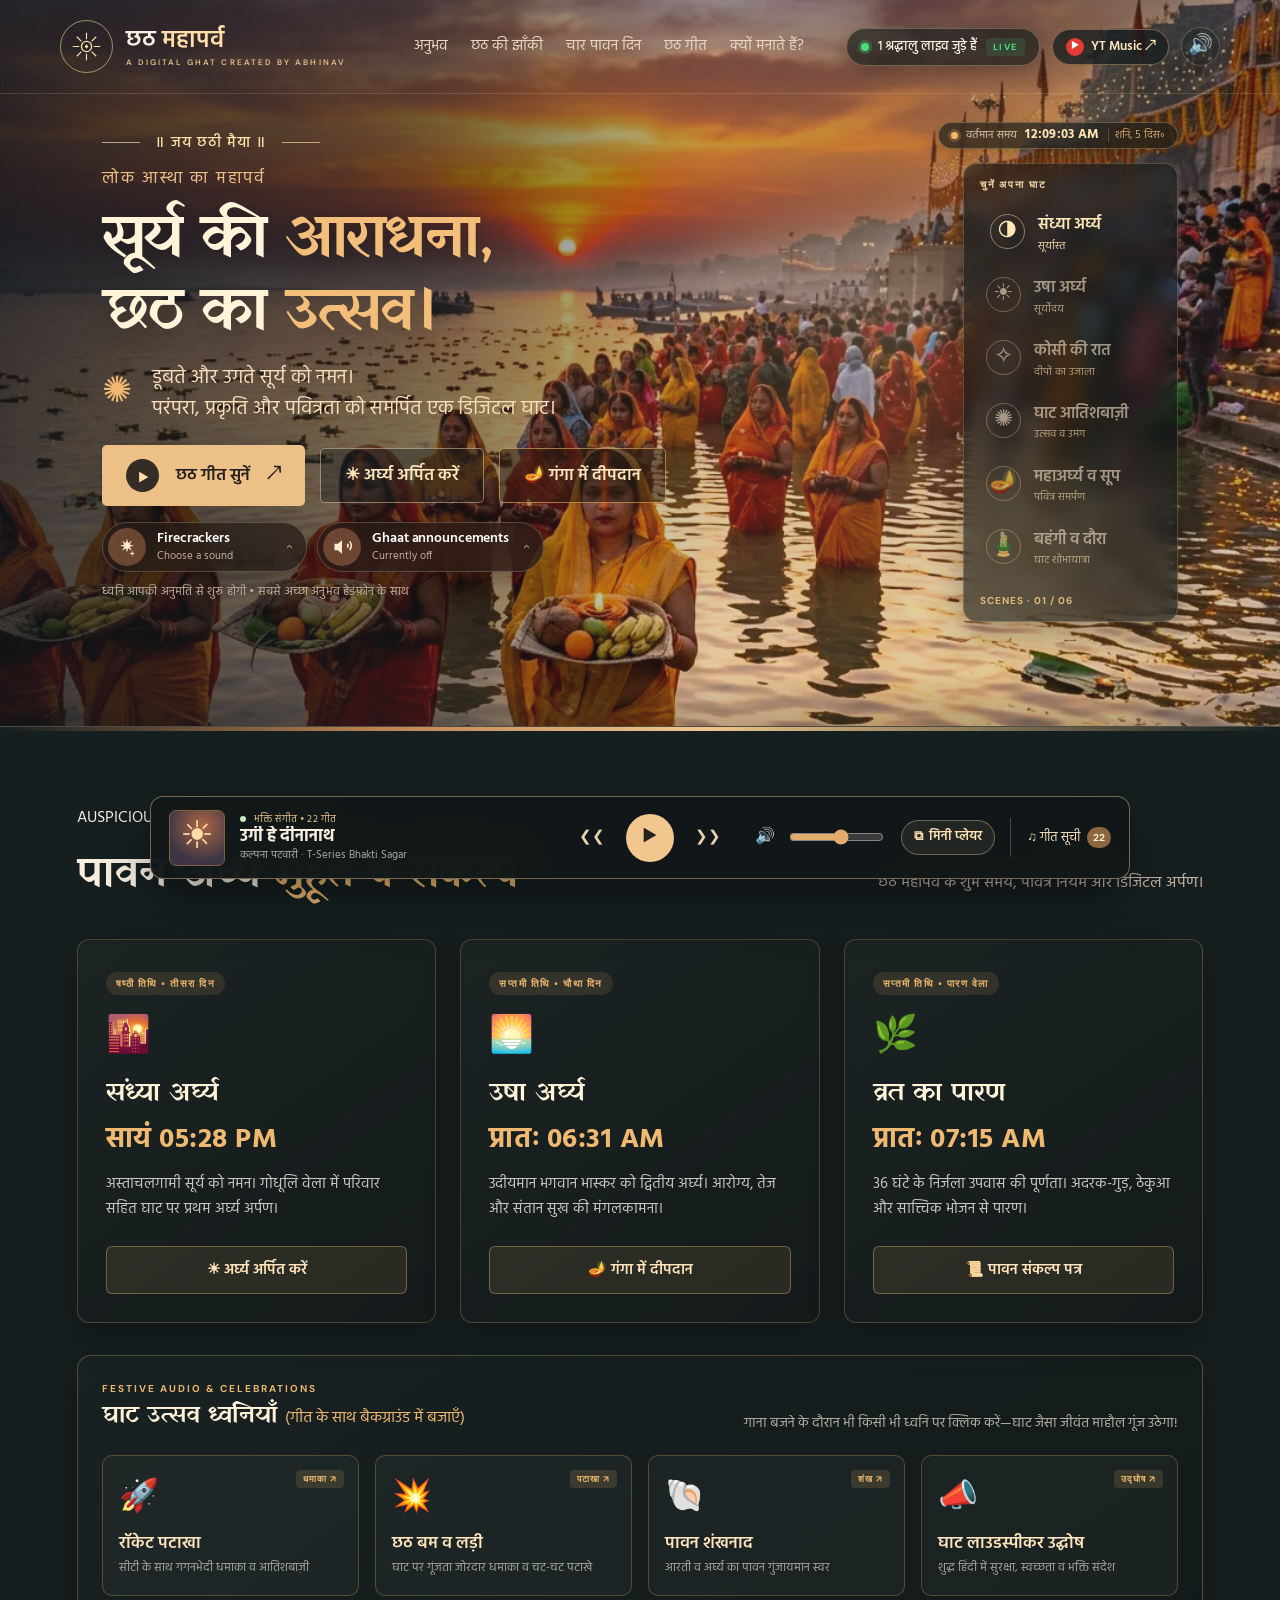
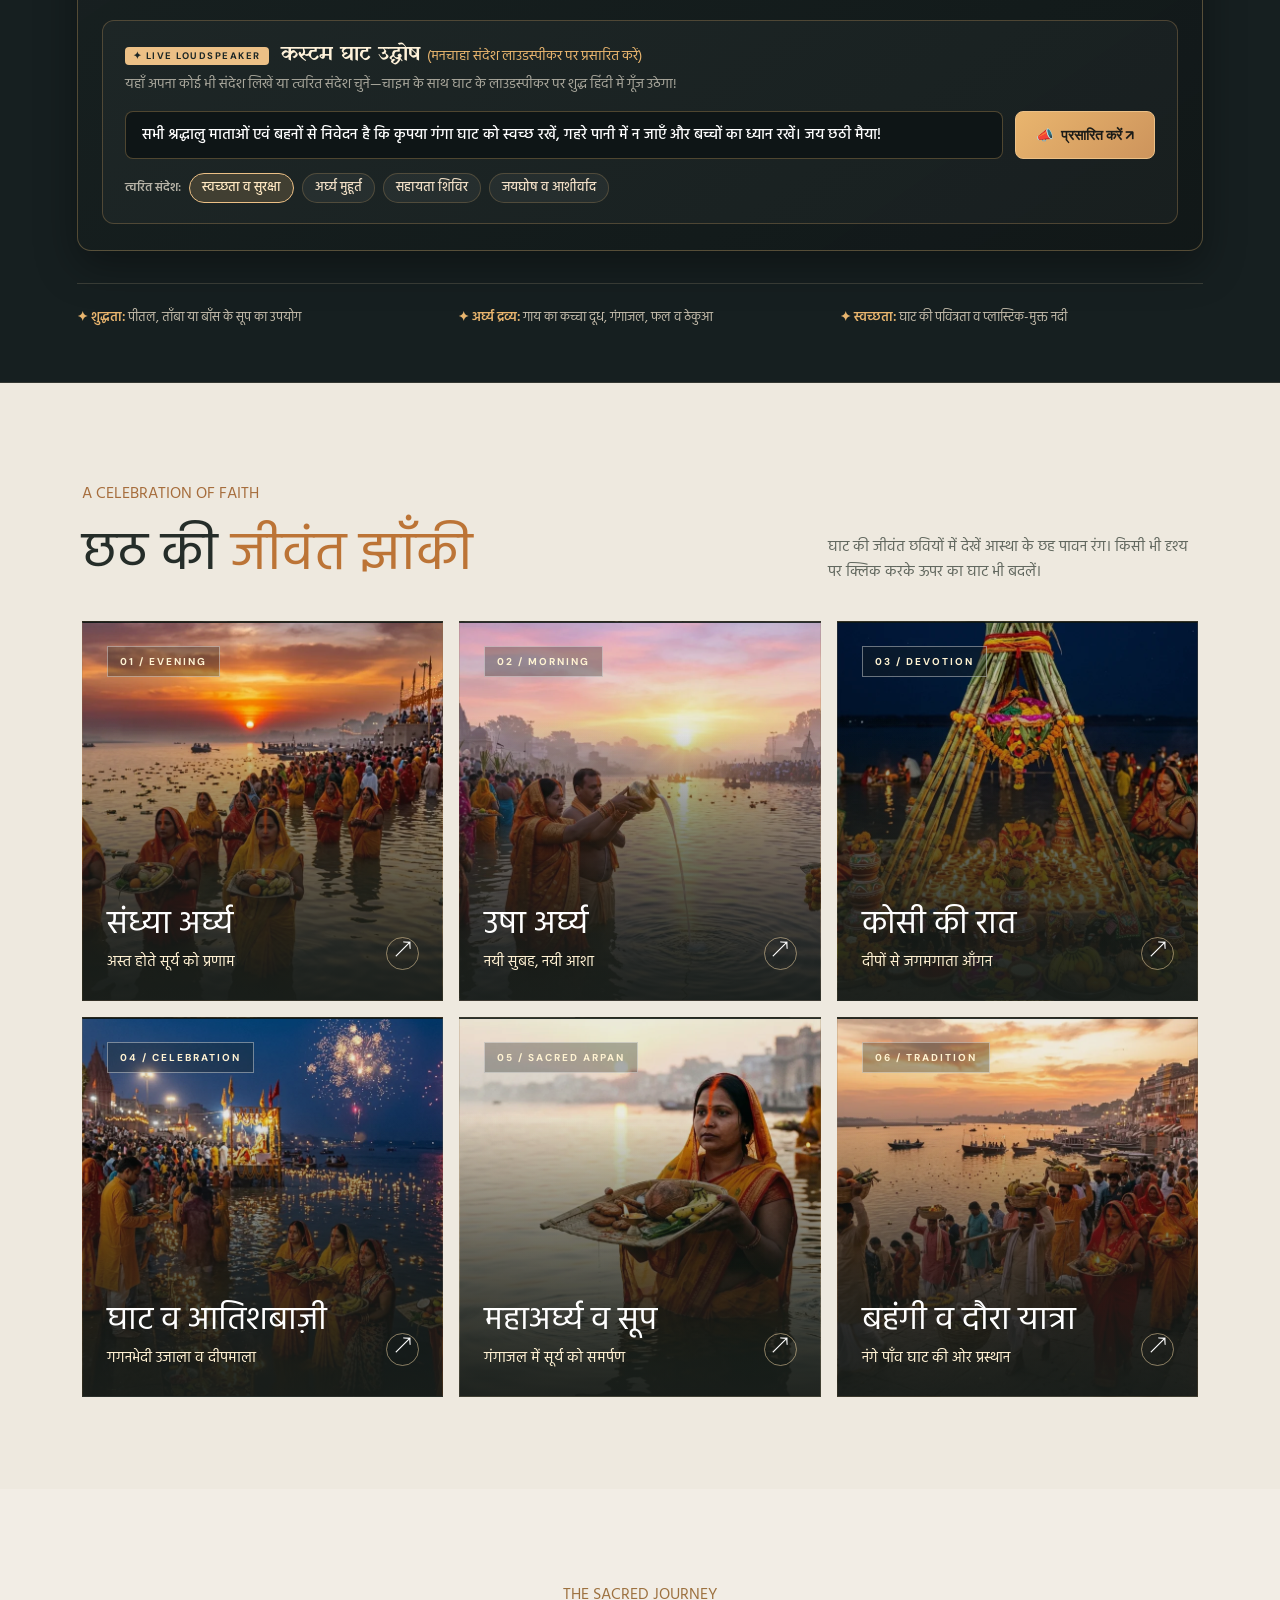
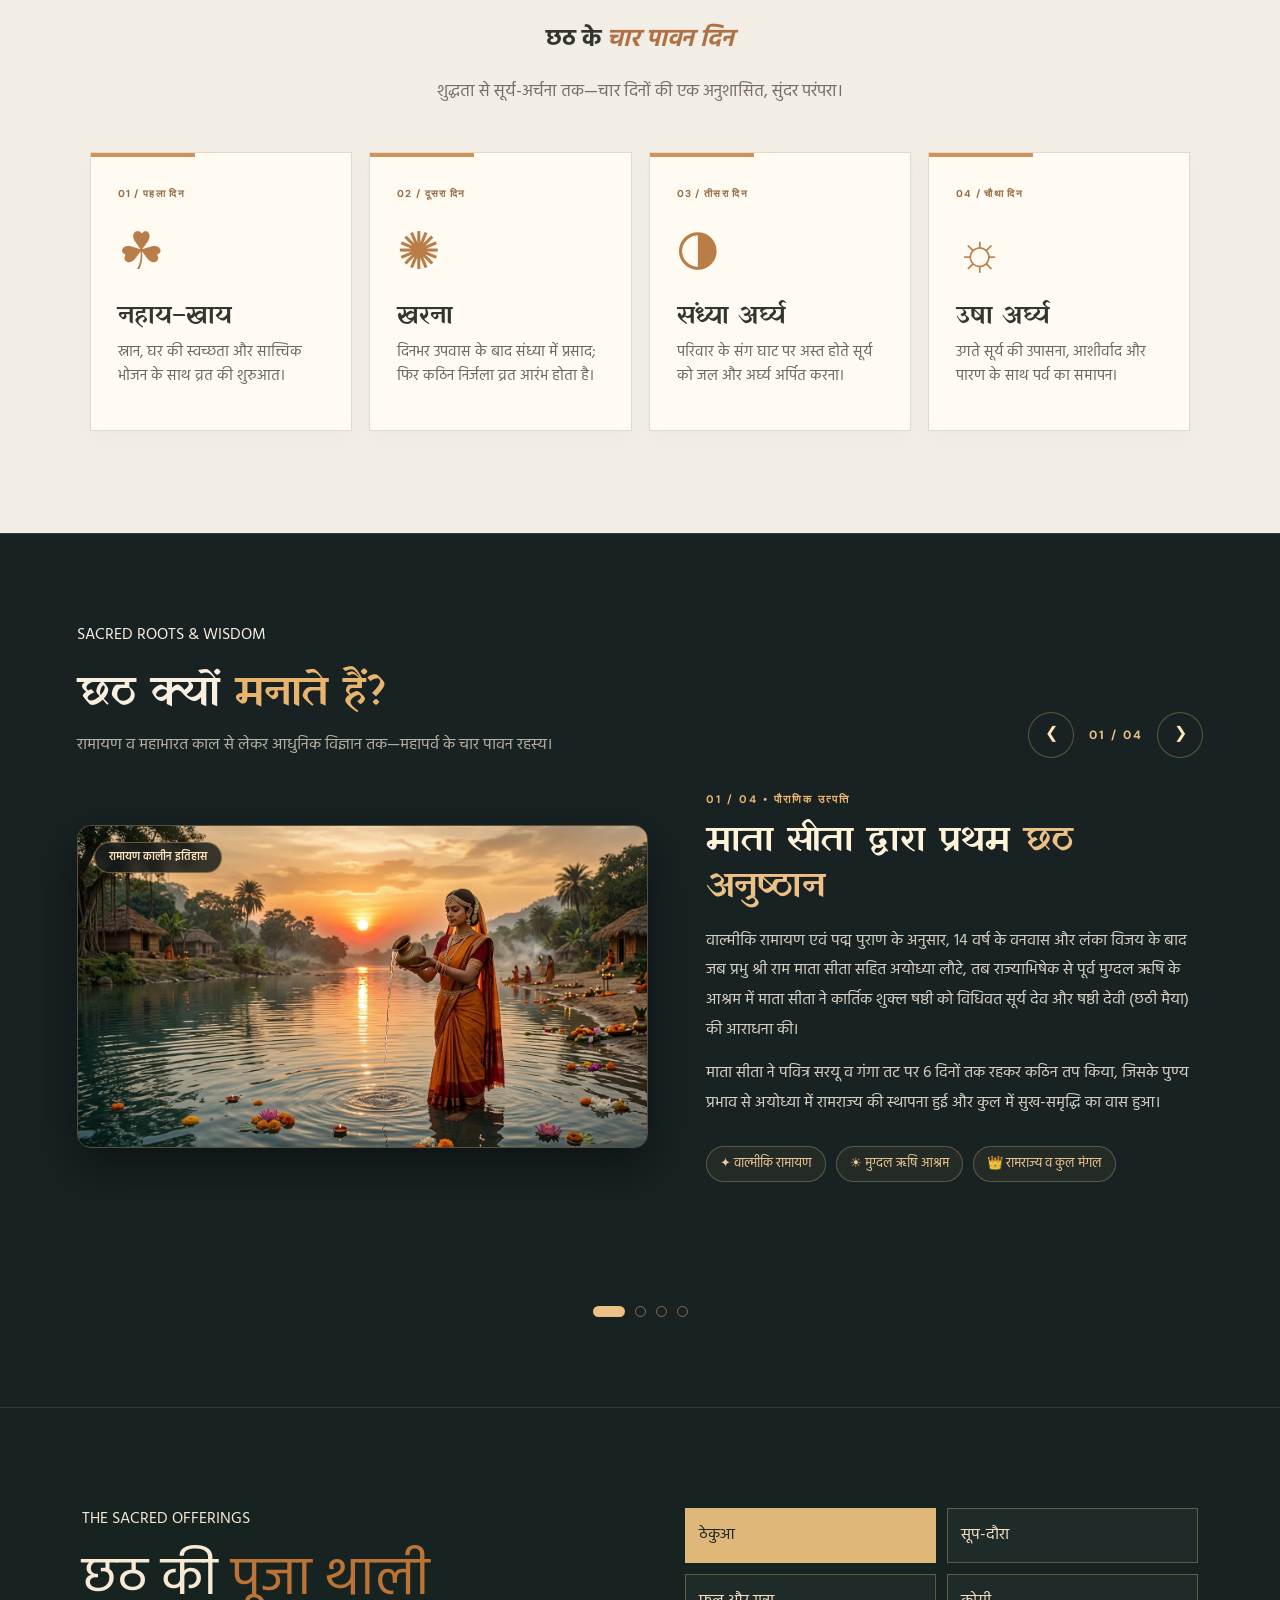
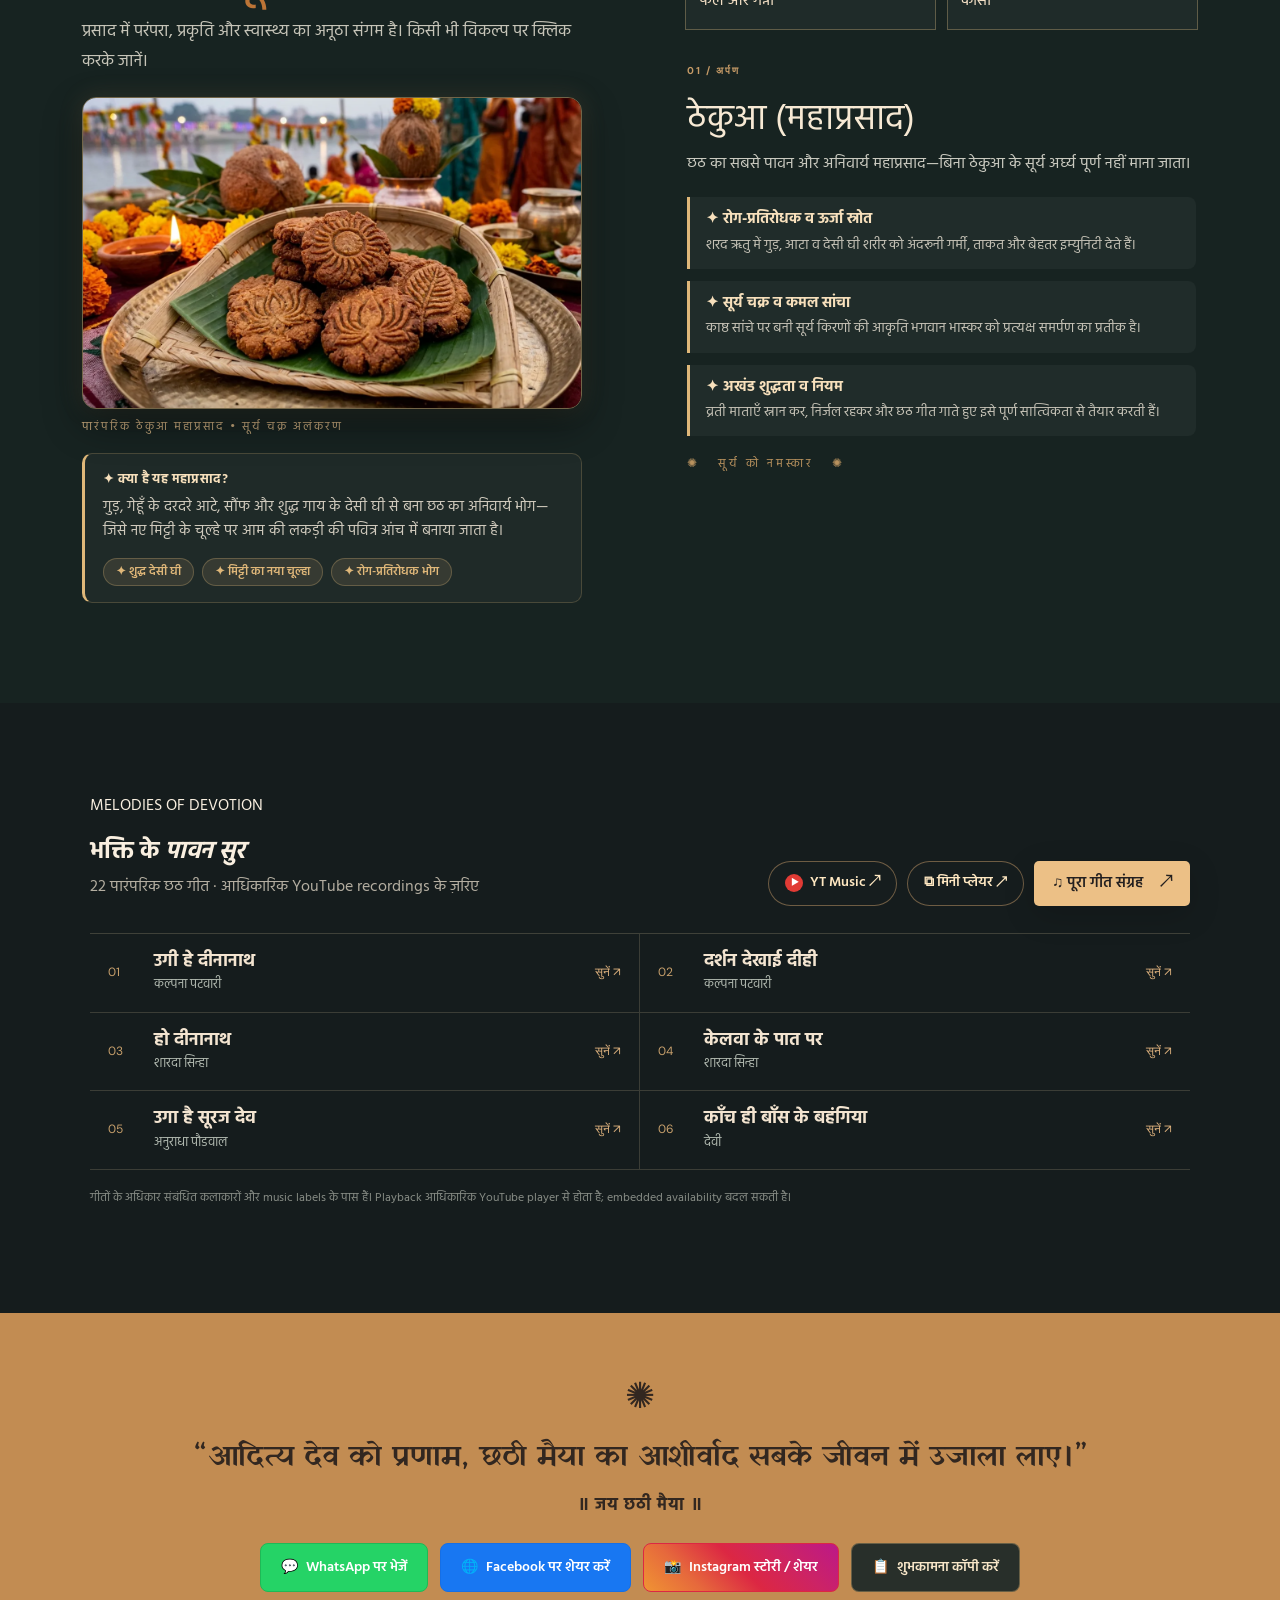
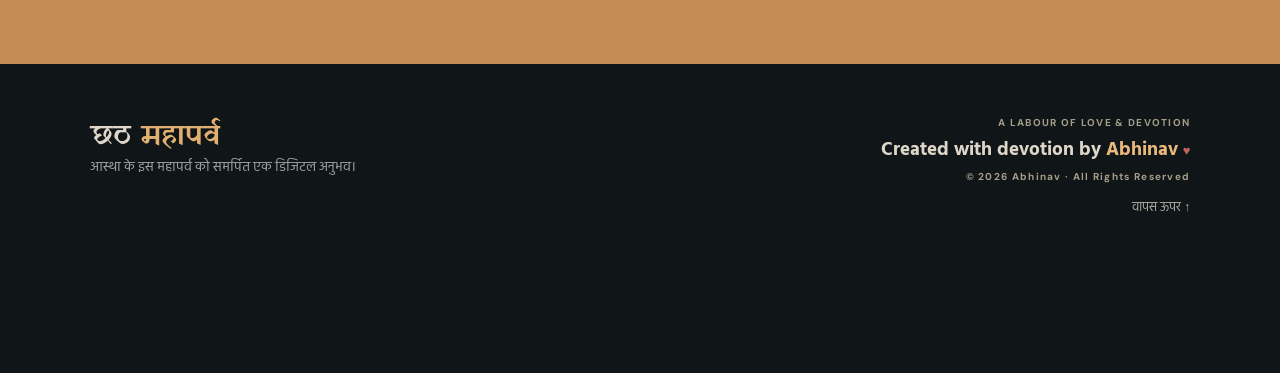
<file: index.html>
<!doctype html>
<!-- Copyright © 2026 Abhinav Kumar (https://chhathparv.github.io/). All Rights Reserved. Unauthorized copying or redistribution prohibited. -->
<html lang="hi" translate="no" class="notranslate">
<head>
<meta charset="UTF-8"><meta name="viewport" content="width=device-width,initial-scale=1,viewport-fit=cover">
<meta name="google" content="notranslate">
<meta http-equiv="Content-Language" content="hi">
<meta name="author" content="Abhinav Kumar">
<meta name="copyright" content="Copyright © 2026 Abhinav. All Rights Reserved.">
<meta name="theme-color" content="#1b1a1a">
<meta name="description" content="छठ महापर्व • सूर्य देव और छठी मैया की आराधना — एक डिजिटल घाट। Crafted with devotion by Abhinav.">
<title>छठ महापर्व — सूर्य की आराधना | Abhinav</title>
<link rel="canonical" href="https://chhathparv.github.io/">
<meta property="og:type" content="website">
<meta property="og:site_name" content="छठ महापर्व — A Digital Ghat">
<meta property="og:locale" content="hi_IN">
<meta property="og:url" content="https://chhathparv.github.io/">
<meta property="og:title" content="छठ महापर्व — सूर्य की आराधना | एक डिजिटल घाट">
<meta property="og:description" content="डूबते और उगते सूर्य को नमन। 6 पावन घाट दृश्य, गंगा में दीपदान, 22 छठ गीत और पावन पूजा विधि — समर्पित डिजिटल घाट।">
<meta property="og:image" content="https://chhathparv.github.io/assets/share-preview.jpg">
<meta property="og:image:secure_url" content="https://chhathparv.github.io/assets/share-preview.jpg">
<meta property="og:image:type" content="image/jpeg">
<meta property="og:image:width" content="1200">
<meta property="og:image:height" content="630">
<meta property="og:image:alt" content="छठ महापर्व — उदीयमान सूर्य देव को पावन अर्घ्य अर्पण">
<meta name="twitter:card" content="summary_large_image">
<meta name="twitter:url" content="https://chhathparv.github.io/">
<meta name="twitter:title" content="छठ महापर्व — सूर्य की आराधना | एक डिजिटल घाट">
<meta name="twitter:description" content="डूबते और उगते सूर्य को नमन। पावन छठ गीत, गंगा में दीपदान व डिजिटल अर्घ्य।">
<meta name="twitter:image" content="https://chhathparv.github.io/assets/share-preview.jpg">
<link rel="icon" href="assets/sun-icon.svg" type="image/svg+xml">
<link rel="preload" href="assets/ghat-sandhya.webp" as="image" type="image/webp" fetchpriority="high">
<link rel="preconnect" href="https://fonts.googleapis.com"><link rel="preconnect" href="https://fonts.gstatic.com" crossorigin>
<link href="https://fonts.googleapis.com/css2?family=DM+Sans:wght@400;500;600;700&family=Hind:wght@300;400;500;600;700&family=Yatra+One&display=swap" rel="stylesheet">
<link rel="stylesheet" href="styles.css?v=22">
<script defer src="config.js?v=22"></script><script defer src="app.js?v=24"></script>
</head>
<body data-scene="sandhya" class="notranslate" translate="no">
<a class="skip" href="#meaning">मुख्य जानकारी पर जाएँ</a>
<div class="floating-scene" aria-hidden="true">
  <div id="scenePhoto" class="photo-scene"></div><div class="scene-paint"></div><div class="scene-shade"></div>
  <div class="sun-orb"></div><div class="cloud cloud-a"></div><div class="cloud cloud-b"></div>
  <div class="river river-one"></div><div class="river river-two"></div>
  <div class="shore-silhouette"><svg viewBox="0 0 1440 250" preserveAspectRatio="none"><path d="M0 137 L62 132 76 100 91 100 108 130 183 125 200 85 232 85 252 127 316 130 330 106 348 106 364 136 500 146 580 155 710 147 840 142 950 139 1015 125 1028 70 1046 70 1060 123 1094 132 1110 102 1130 102 1150 132 1220 132 1260 100 1296 100 1318 137 1440 145 1440 250 0 250Z" fill="currentColor"/></svg></div>
  <div class="people people-left"><span></span><span></span><span></span></div><div class="people people-right"><span></span><span></span><span></span></div>
  <div class="floating-diyas" id="floatingDiyas"></div><div class="flowerfall" id="flowerFall"></div>
  <div class="sun-rays" id="sunRays"></div>
  <canvas id="effectsCanvas" aria-hidden="true"></canvas>
</div>
<header class="site-header" id="top">
  <a class="logo" href="#top" aria-label="छठ महापर्व होम">
    <span class="logo-icon"><svg viewBox="0 0 40 40" fill="none"><circle cx="20" cy="20" r="7" stroke="currentColor" stroke-width="1.8"/><path d="M20 1v9m0 20v9M1 20h9m20 0h9M6.6 6.6l6.4 6.4m14 14 6.4 6.4m0-26.8L27 13m-14 14-6.4 6.4" stroke="currentColor" stroke-width="1.6"/><path d="M17.5 20l2.5-3 2.5 3-2.5 3z" fill="currentColor"/></svg></span>
    <span class="logo-copy"><strong>छठ <span>महापर्व</span></strong><small>A DIGITAL GHAT CREATED BY ABHINAV</small></span>
  </a>
  <nav class="site-nav" aria-label="मुख्य नेविगेशन"><a href="#experience">अनुभव</a><a href="#jhanki">छठ की झाँकी</a><a href="#four-days">चार पावन दिन</a><a href="#songs">छठ गीत</a><a href="#meaning">क्यों मनाते हैं?</a></nav>
  <div class="header-actions"><div class="status-chip" title="लाइव श्रद्धालु उपस्थित"><span class="pulse-dot"></span><span id="ambienceText">2 श्रद्धालु लाइव जुड़े हैं</span><small>LIVE</small></div><a class="header-yt-chip" href="https://www.youtube.com/playlist?list=PLEX7vfnQIhj8" target="_blank" rel="noopener noreferrer" title="YouTube Music पर छठ गीत प्लेलिस्ट खोलें"><span class="yt-dot" aria-hidden="true">▶</span> YT Music ↗</a><button class="round-icon" id="soundBtn" aria-label="Sound settings" title="ध्वनि नियंत्रित करें">🔊</button><button class="mobile-menu round-icon" id="navBtn" aria-label="Menu" aria-expanded="false">☰</button></div>
</header>
<main>
<section class="hero" aria-labelledby="heroTitle">
  <div class="hero-copy">
    <div class="hero-top-meta">
      <div class="festival-eyebrow"><span class="line"></span> ॥ जय छठी मैया ॥ <span class="line"></span></div>
    </div>
    <p class="hero-overline">लोक आस्था का महापर्व</p>
    <h1 id="heroTitle">सूर्य की <em>आराधना,</em><br>छठ का <em>उत्सव।</em></h1>
    <div class="hero-subhead"><span class="ornament">✺</span><p>डूबते और उगते सूर्य को नमन।<br>परंपरा, प्रकृति और पवित्रता को समर्पित एक डिजिटल घाट।</p></div>
    <div class="hero-buttons">
      <button type="button" class="btn-primary" id="startMusic"><span class="play-glyph">▶</span> छठ गीत सुनें <span>↗</span></button>
      <button type="button" class="btn-outline" id="offerArghya">☀ अर्घ्य अर्पित करें</button>
      <button type="button" class="btn-outline btn-diya-hero" id="heroDeepDaanBtn">🪔 गंगा में दीपदान</button>
    </div>

    <aside class="feature-rail" aria-label="Festive features">
      <div class="feature-rail-item">
        <button type="button" class="feature-button" id="firecrackerRailBtn" aria-label="Firecrackers" aria-expanded="false" aria-controls="firecrackerOptions">
          <span class="feature-icon cracker-icon">
            <svg viewBox="0 0 24 24" width="20" height="20" fill="currentColor" aria-hidden="true"><path d="m12 2 1.35 5.23L18 4.35 15.12 9 20.35 10.35 15.12 11.7 18 16.35l-4.65-2.88L12 18.7l-1.35-5.23L6 16.35 8.88 11.7 3.65 10.35 8.88 9 6 4.35l4.65 2.88L12 2Zm6.25 14.25.72 2.78 2.78.72-2.78.72-.72 2.78-.72-2.78-2.78-.72 2.78-.72.72-2.78Z"/></svg>
          </span>
          <span class="feature-copy">
            <strong>Firecrackers</strong>
            <small id="firecrackerStatusText">Choose a sound</small>
          </span>
          <span class="feature-chevron" aria-hidden="true">›</span>
        </button>

        <div class="feature-menu firecracker-menu" id="firecrackerOptions" hidden>
          <div class="feature-menu-header">
            <strong>Firecracker sounds</strong>
          </div>
          <div class="feature-menu-list">
            <button type="button" class="sound-option-row" data-fc-id="flower-pot">
              <img src="assets/images/firecrackers/flower-pot.webp" alt="Flower pot" class="sound-thumb">
              <div class="sound-option-copy">
                <strong>Flower pot</strong>
                <small>A bright fountain of sparks</small>
              </div>
            </button>
            <button type="button" class="sound-option-row" data-fc-id="ladi">
              <img src="assets/images/firecrackers/ladi.webp" alt="Ladi" class="sound-thumb">
              <div class="sound-option-copy">
                <strong>Ladi</strong>
                <small>A long chain of crackers</small>
              </div>
            </button>
            <button type="button" class="sound-option-row" data-fc-id="multi-sky-shot">
              <img src="assets/images/firecrackers/multi-sky-shot.webp" alt="Multi-sky shot" class="sound-thumb">
              <div class="sound-option-copy">
                <strong>Multi-sky shot</strong>
                <small>A spectacular sky barrage</small>
              </div>
            </button>
          </div>
        </div>
      </div>

      <div class="feature-rail-item">
        <button type="button" class="feature-button" id="announceRailBtn" aria-label="Ghaat announcements" aria-expanded="false" aria-controls="announcementOptions">
          <span class="feature-icon announcement-icon">
            <svg viewBox="0 0 24 24" width="20" height="20" fill="currentColor" aria-hidden="true"><path d="M12 4v16l-5-4H3V8h4l5-4zm7 3.5c1.6 1.6 1.6 4.4 0 6l-1.4-1.4c.8-.8.8-2.2 0-3L19 7.5zm2.8-2.8c3.1 3.1 3.1 8.3 0 11.4l-1.4-1.4c2.4-2.4 2.4-6.4 0-8.8l1.4-1.2z"/></svg>
          </span>
          <span class="feature-copy">
            <strong>Ghaat announcements</strong>
            <small id="announceStatusText">Currently off</small>
          </span>
          <span class="feature-chevron" aria-hidden="true">›</span>
        </button>

        <div class="feature-menu announcement-menu" id="announcementOptions" hidden>
          <div class="announcement-status">
            <span><strong>Ghaat announcements</strong></span>
            <button type="button" class="announcement-toggle" id="announceToggleSwitch" role="switch" aria-checked="false" aria-label="Turn on/off ghaat announcements">
              <span class="toggle-knob"></span>
            </button>
          </div>
          <div class="gap-control">
            <div class="gap-label">
              <span>Gap between announcements</span>
              <strong id="announceGapValue">9 min</strong>
            </div>
            <input type="range" id="announceGapSlider" min="1" max="10" value="9" class="gap-slider" aria-label="Minutes between announcements">
            <div class="gap-range" aria-hidden="true">
              <span>1 min</span>
              <span>10 min</span>
            </div>
          </div>
          <p class="announcement-note">Starts immediately, then plays the next announcement after the selected gap.</p>
        </div>
      </div>
    </aside>

    <p class="small-note">ध्वनि आपकी अनुमति से शुरू होगी • सबसे अच्छा अनुभव हेडफ़ोन के साथ</p>
  </div>
  <div class="hero-side">
    <div class="hero-live-clock" aria-live="polite" title="वर्तमान लाइव समय">
      <span class="clock-dot" aria-hidden="true"></span>
      <span class="clock-label">वर्तमान समय</span>
      <time id="liveGhatClock">--:--:--</time>
      <small id="liveGhatDate"></small>
    </div>
    <div class="scene-switch" aria-label="घाट का समय चुनें">
      <span class="scene-title">चुनें अपना घाट</span>
      <button data-scene-btn="sandhya" class="is-active" aria-pressed="true"><span class="scene-icon">◑</span><span>संध्या अर्घ्य<small>सूर्यास्त</small></span></button>
      <button data-scene-btn="usha" aria-pressed="false"><span class="scene-icon">☀</span><span>उषा अर्घ्य<small>सूर्योदय</small></span></button>
      <button data-scene-btn="koshi" aria-pressed="false"><span class="scene-icon">✧</span><span>कोसी की रात<small>दीपों का उजाला</small></span></button>
      <button data-scene-btn="fireworks" aria-pressed="false"><span class="scene-icon">✺</span><span>घाट आतिशबाज़ी<small>उत्सव व उमंग</small></span></button>
      <button data-scene-btn="arpan" aria-pressed="false"><span class="scene-icon">🪔</span><span>महाअर्घ्य व सूप<small>पवित्र समर्पण</small></span></button>
      <button data-scene-btn="bahangi" aria-pressed="false"><span class="scene-icon">🎍</span><span>बहंगी व दौरा<small>घाट शोभायात्रा</small></span></button>
      <span class="scene-foot">SCENES · 01 / 06</span>
    </div>
  </div>
  <div class="hero-scroll"><span class="scroll-hair"></span> EXPLORE THE TRADITION</div>
</section>
<section id="experience" class="muhurat-section" aria-labelledby="muhuratTitle">
  <div class="muhurat-head">
    <div>
      <p class="eyebrow">AUSPICIOUS TIMINGS & DEVOTION</p>
      <h2 id="muhuratTitle">पावन अर्घ्य <em>मुहूर्त व संकल्प</em></h2>
    </div>
    <p>छठ महापर्व के शुभ समय, पवित्र नियम और डिजिटल अर्पण।</p>
  </div>
  
  <div class="muhurat-grid">
    <div class="muhurat-card card-sandhya">
      <span class="muhurat-tag">षष्ठी तिथि • तीसरा दिन</span>
      <div class="muhurat-icon">🌇</div>
      <h3>संध्या अर्घ्य</h3>
      <div class="muhurat-time">सायं 05:28 PM</div>
      <p>अस्ताचलगामी सूर्य को नमन। गोधूलि वेला में परिवार सहित घाट पर प्रथम अर्घ्य अर्पण।</p>
      <button class="muhurat-action-btn" id="offerArghyaDirect">☀ अर्घ्य अर्पित करें</button>
    </div>
    
    <div class="muhurat-card card-usha">
      <span class="muhurat-tag">सप्तमी तिथि • चौथा दिन</span>
      <div class="muhurat-icon">🌅</div>
      <h3>उषा अर्घ्य</h3>
      <div class="muhurat-time">प्रातः 06:31 AM</div>
      <p>उदीयमान भगवान भास्कर को द्वितीय अर्घ्य। आरोग्य, तेज और संतान सुख की मंगलकामना।</p>
      <button class="muhurat-action-btn" id="diyaDirectBtn">🪔 गंगा में दीपदान</button>
    </div>

    <div class="muhurat-card card-paran">
      <span class="muhurat-tag">सप्तमी तिथि • पारण वेला</span>
      <div class="muhurat-icon">🌿</div>
      <h3>व्रत का पारण</h3>
      <div class="muhurat-time">प्रातः 07:15 AM</div>
      <p>36 घंटे के निर्जला उपवास की पूर्णता। अदरक-गुड़, ठेकुआ और सात्त्विक भोजन से पारण।</p>
      <button class="muhurat-action-btn" id="sankalpBtn">📜 पावन संकल्प पत्र</button>
    </div>
  </div>

  <div class="ghat-sound-box">
    <div class="ghat-sound-header">
      <div>
        <span class="ghat-sound-eyebrow">FESTIVE AUDIO & CELEBRATIONS</span>
        <h4>घाट उत्सव ध्वनियाँ <em>(गीत के साथ बैकग्राउंड में बजाएँ)</em></h4>
      </div>
      <p>गाना बजने के दौरान भी किसी भी ध्वनि पर क्लिक करें—घाट जैसा जीवंत माहौल गूंज उठेगा!</p>
    </div>
    <div class="sound-action-grid">
      <button class="sound-fx-btn" id="rocketCrackerBtn" type="button">
        <span class="fx-icon">🚀</span>
        <div class="fx-info">
          <strong>रॉकेट पटाखा</strong>
          <small>सीटी के साथ गगनभेदी धमाका व आतिशबाज़ी</small>
        </div>
        <span class="fx-badge">धमाका ↗</span>
      </button>

      <button class="sound-fx-btn" id="bombCrackerBtn" type="button">
        <span class="fx-icon">💥</span>
        <div class="fx-info">
          <strong>छठ बम व लड़ी</strong>
          <small>घाट पर गूंजता जोरदार धमाका व चट-चट पटाखे</small>
        </div>
        <span class="fx-badge">पटाखा ↗</span>
      </button>

      <button class="sound-fx-btn" id="shankhSoundBtn" type="button">
        <span class="fx-icon">🐚</span>
        <div class="fx-info">
          <strong>पावन शंखनाद</strong>
          <small>आरती व अर्घ्य का पावन गुंजायमान स्वर</small>
        </div>
        <span class="fx-badge">शंख ↗</span>
      </button>

      <button class="sound-fx-btn" id="loudspeakerAnnounceBtn" type="button">
        <span class="fx-icon">📣</span>
        <div class="fx-info">
          <strong>घाट लाउडस्पीकर उद्घोष</strong>
          <small>शुद्ध हिंदी में सुरक्षा, स्वच्छता व भक्ति संदेश</small>
        </div>
        <span class="fx-badge">उद्घोष ↗</span>
      </button>
    </div>

    <div class="custom-announcement-card">
      <div class="announcement-card-head">
        <div class="announcement-title-group">
          <span class="custom-badge">✦ LIVE LOUDSPEAKER</span>
          <h5>कस्टम घाट उद्घोष <em>(मनचाहा संदेश लाउडस्पीकर पर प्रसारित करें)</em></h5>
        </div>
        <p class="announcement-desc">यहाँ अपना कोई भी संदेश लिखें या त्वरित संदेश चुनें—चाइम के साथ घाट के लाउडस्पीकर पर शुद्ध हिंदी में गूँज उठेगा!</p>
      </div>
      
      <div class="announcement-input-row">
        <div class="announcement-field-wrap">
          <input type="text" id="customAnnounceInput" class="announcement-input" placeholder="यहाँ अपना उद्घोष लिखें..." value="सभी श्रद्धालु माताओं एवं बहनों से निवेदन है कि कृपया गंगा घाट को स्वच्छ रखें, गहरे पानी में न जाएँ और बच्चों का ध्यान रखें। जय छठी मैया!">
        </div>
        <button type="button" class="announcement-broadcast-btn" id="broadcastCustomBtn">
          <span class="broadcast-icon">📣</span>
          <span>प्रसारित करें ↗</span>
        </button>
      </div>

      <div class="announcement-presets">
        <span class="preset-label">त्वरित संदेश:</span>
        <button type="button" class="preset-chip active" data-preset="सभी श्रद्धालु माताओं एवं बहनों से निवेदन है कि कृपया गंगा घाट को स्वच्छ रखें, गहरे पानी में न जाएँ और बच्चों का ध्यान रखें। जय छठी मैया!">स्वच्छता व सुरक्षा</button>
        <button type="button" class="preset-chip" data-preset="ध्यान दें! भगवान सूर्य देव को संध्या अर्घ्य अर्पित करने का पावन मुहूर्त प्रारंभ हो रहा है। सभी श्रद्धालु श्रद्धापूर्वक अर्घ्य अर्पित करें।">अर्घ्य मुहूर्त</button>
        <button type="button" class="preset-chip" data-preset="छठ घाट सूचना केंद्र: यदि किसी का कोई सामान या परिजन बिछड़ गए हों, तो कृपया तुरंत मुख्य सहायता शिविर में संपर्क करें।">सहायता शिविर</button>
        <button type="button" class="preset-chip" data-preset="॥ जय छठी मैया ॥ भगवान भास्कर आप सबके जीवन में सुख, शांति, स्वास्थ्य और अपार समृद्धि प्रदान करें। बोलिए छठी मैया की जय!">जयघोष व आशीर्वाद</button>
      </div>
    </div>
  </div>

  <div class="ritual-bottom-bar">
    <div class="ritual-rule-item"><span>✦ शुद्धता:</span> पीतल, ताँबा या बाँस के सूप का उपयोग</div>
    <div class="ritual-rule-item"><span>✦ अर्घ्य द्रव्य:</span> गाय का कच्चा दूध, गंगाजल, फल व ठेकुआ</div>
    <div class="ritual-rule-item"><span>✦ स्वच्छता:</span> घाट की पवित्रता व प्लास्टिक-मुक्त नदी</div>
  </div>
</section>

<section class="jhanki-section" id="jhanki" aria-labelledby="jhankiTitle">
  <div class="jhanki-top"><div><p class="eyebrow">A CELEBRATION OF FAITH</p><h2 id="jhankiTitle">छठ की <em>जीवंत झाँकी</em></h2></div><p>घाट की जीवंत छवियों में देखें आस्था के छह पावन रंग। किसी भी दृश्य पर क्लिक करके ऊपर का घाट भी बदलें।</p></div>
  <div class="jhanki-grid">
    <button class="jhanki-card photo-evening" data-jhanki="sandhya" aria-label="संध्या अर्घ्य का दृश्य देखें"><span class="jhanki-index">01 / EVENING</span><span class="jhanki-label"><strong>संध्या अर्घ्य</strong><small>अस्त होते सूर्य को प्रणाम</small></span><span class="jhanki-open" aria-hidden="true">↗</span></button>
    <button class="jhanki-card photo-morning" data-jhanki="usha" aria-label="उषा अर्घ्य का दृश्य देखें"><span class="jhanki-index">02 / MORNING</span><span class="jhanki-label"><strong>उषा अर्घ्य</strong><small>नयी सुबह, नयी आशा</small></span><span class="jhanki-open" aria-hidden="true">↗</span></button>
    <button class="jhanki-card photo-koshi" data-jhanki="koshi" aria-label="कोसी की रात का दृश्य देखें"><span class="jhanki-index">03 / DEVOTION</span><span class="jhanki-label"><strong>कोसी की रात</strong><small>दीपों से जगमगाता आँगन</small></span><span class="jhanki-open" aria-hidden="true">↗</span></button>
    <button class="jhanki-card photo-fireworks" data-jhanki="fireworks" aria-label="घाट व आतिशबाज़ी का दृश्य देखें"><span class="jhanki-index">04 / CELEBRATION</span><span class="jhanki-label"><strong>घाट व आतिशबाज़ी</strong><small>गगनभेदी उजाला व दीपमाला</small></span><span class="jhanki-open" aria-hidden="true">↗</span></button>
    <button class="jhanki-card photo-maha-arghya" data-jhanki="arpan" aria-label="महाअर्घ्य व सूप समर्पण का दृश्य देखें"><span class="jhanki-index">05 / SACRED ARPAN</span><span class="jhanki-label"><strong>महाअर्घ्य व सूप</strong><small>गंगाजल में सूर्य को समर्पण</small></span><span class="jhanki-open" aria-hidden="true">↗</span></button>
    <button class="jhanki-card photo-bahangi" data-jhanki="bahangi" aria-label="बहंगी व दौरा शोभायात्रा का दृश्य देखें"><span class="jhanki-index">06 / TRADITION</span><span class="jhanki-label"><strong>बहंगी व दौरा यात्रा</strong><small>नंगे पाँव घाट की ओर प्रस्थान</small></span><span class="jhanki-open" aria-hidden="true">↗</span></button>
  </div>
</section>

<section class="days-section" id="four-days" aria-labelledby="daysTitle"><div class="section-heading"><p class="eyebrow">THE SACRED JOURNEY</p><h2 id="daysTitle">छठ के <em>चार पावन दिन</em></h2><p>शुद्धता से सूर्य-अर्चना तक—चार दिनों की एक अनुशासित, सुंदर परंपरा।</p></div>
 <div class="days-grid"><article class="day-card"><span>01 / पहला दिन</span><div class="day-symbol">☘</div><h3>नहाय–खाय</h3><p>स्नान, घर की स्वच्छता और सात्त्विक भोजन के साथ व्रत की शुरुआत।</p></article><article class="day-card"><span>02 / दूसरा दिन</span><div class="day-symbol">✺</div><h3>खरना</h3><p>दिनभर उपवास के बाद संध्या में प्रसाद; फिर कठिन निर्जला व्रत आरंभ होता है।</p></article><article class="day-card"><span>03 / तीसरा दिन</span><div class="day-symbol">◑</div><h3>संध्या अर्घ्य</h3><p>परिवार के संग घाट पर अस्त होते सूर्य को जल और अर्घ्य अर्पित करना।</p></article><article class="day-card"><span>04 / चौथा दिन</span><div class="day-symbol">☼</div><h3>उषा अर्घ्य</h3><p>उगते सूर्य की उपासना, आशीर्वाद और पारण के साथ पर्व का समापन।</p></article></div>
</section>
<section class="story-section" id="meaning" aria-labelledby="meaningTitle">
  <div class="story-carousel-wrap">
    <div class="story-header">
      <div>
        <p class="eyebrow">SACRED ROOTS & WISDOM</p>
        <h2 id="meaningTitle">छठ क्यों <em>मनाते हैं?</em></h2>
        <p class="story-header-desc">रामायण व महाभारत काल से लेकर आधुनिक विज्ञान तक—महापर्व के चार पावन रहस्य।</p>
      </div>
      <div class="carousel-nav-controls">
        <button class="carousel-nav-btn" id="prevStoryBtn" aria-label="पिछला प्रसंग">❮</button>
        <span class="story-counter" id="storyCounter">01 / 04</span>
        <button class="carousel-nav-btn" id="nextStoryBtn" aria-label="अगला प्रसंग">❯</button>
      </div>
    </div>

    <div class="story-slides-container" id="storySlides">
      <!-- Slide 1 -->
      <article class="story-slide active" data-slide="0">
        <div class="story-slide-image">
          <picture><source srcset="assets/story-sita-chhath.webp" type="image/webp"><img src="assets/story-sita-chhath.jpg" alt="माता सीता द्वारा प्रथम छठ अनुष्ठान" loading="lazy" decoding="async"></picture>
          <span class="story-img-badge">रामायण कालीन इतिहास</span>
        </div>
        <div class="story-slide-copy">
          <div class="story-era">01 / 04 • पौराणिक उत्पत्ति</div>
          <h3>माता सीता द्वारा प्रथम <em>छठ अनुष्ठान</em></h3>
          <p>वाल्मीकि रामायण एवं पद्म पुराण के अनुसार, 14 वर्ष के वनवास और लंका विजय के बाद जब प्रभु श्री राम माता सीता सहित अयोध्या लौटे, तब राज्याभिषेक से पूर्व मुग्दल ऋषि के आश्रम में माता सीता ने कार्तिक शुक्ल षष्ठी को विधिवत सूर्य देव और षष्ठी देवी (छठी मैया) की आराधना की।</p>
          <p>माता सीता ने पवित्र सरयू व गंगा तट पर 6 दिनों तक रहकर कठिन तप किया, जिसके पुण्य प्रभाव से अयोध्या में रामराज्य की स्थापना हुई और कुल में सुख-समृद्धि का वास हुआ।</p>
          <div class="story-tags">
            <span>✦ वाल्मीकि रामायण</span>
            <span>☀ मुग्दल ऋषि आश्रम</span>
            <span>👑 रामराज्य व कुल मंगल</span>
          </div>
        </div>
      </article>

      <!-- Slide 2 -->
      <article class="story-slide" data-slide="1">
        <div class="story-slide-image">
          <picture><source srcset="assets/story-draupadi-surya.webp" type="image/webp"><img src="assets/story-draupadi-surya.jpg" alt="महारानी द्रौपदी द्वारा सूर्य देव की उपासना" loading="lazy" decoding="async"></picture>
          <span class="story-img-badge">महाभारत कालीन आस्था</span>
        </div>
        <div class="story-slide-copy">
          <div class="story-era">02 / 04 • संकट निवारण</div>
          <h3>द्रौपदी एवं पांडवों का <em>सूर्य अनुष्ठान</em></h3>
          <p>महाभारत काल में जब पांडव अपना संपूर्ण राज्य जुए में हारकर वन में कठिन जीवन व्यतीत कर रहे थे, तब महर्षि धौम्य ने उन्हें सूर्य देव की शरण में जाने और सूर्य षष्ठी व्रत का उपदेश दिया।</p>
          <p>महारानी द्रौपदी ने नियमपूर्वक सूर्य देव की कठोर आराधना की। उनकी अनन्य भक्ति से प्रसन्न होकर भगवान भास्कर ने उन्हें 'अक्षय पात्र' प्रदान किया। इस दिव्य पात्र के प्रभाव से पांडवों के आश्रम में कभी अन्न की कमी नहीं हुई और अंततः उन्हें अपना खोया हुआ राज्य व अखंड सम्मान पुनः प्राप्त हुआ।</p>
          <div class="story-tags">
            <span>✦ महाभारत काल</span>
            <span>✺ अक्षय पात्र की प्राप्ति</span>
            <span>🏹 पांडवों का राज-सम्मान</span>
          </div>
        </div>
      </article>

      <!-- Slide 3 -->
      <article class="story-slide" data-slide="2">
        <div class="story-slide-image">
          <picture><source srcset="assets/story-solar-health.webp" type="image/webp"><img src="assets/story-solar-health.jpg" alt="छठ अर्घ्य का वैज्ञानिक एवं स्वास्थ्य लाभ" loading="lazy" decoding="async"></picture>
          <span class="story-img-badge">वैज्ञानिक दृष्टिकोण</span>
        </div>
        <div class="story-slide-copy">
          <div class="story-era">03 / 04 • स्वास्थ्य एवं कायाकल्प</div>
          <h3>सौर ऊर्जा, कायाकल्प व <em>विषहरण</em></h3>
          <p>छठ का 36 घंटे का कठिन निर्जला उपवास आधुनिक विज्ञान में 'ऑटोफैजी' (Autophagy) और प्राकृतिक सेलुलर डिटॉक्सिफिकेशन माना गया है। यह शरीर की पुरानी व दूषित कोशिकाओं का कायाकल्प करता है।</p>
          <p>संध्या और उषा अर्घ्य के समय जब सूर्य की किरणें जल व दूध की धार से छनकर व्रती की आँखों और त्वचा पर पड़ती हैं, तब बायो-फोटोनिक तरंगें रेटिना, पीनियल ग्रंथि और तंत्रिका तंत्र को ऊर्जा देती हैं। इससे तनाव दूर होता है, विटामिन डी का प्रचुर संचरण होता है और रोग-प्रतिरोधक क्षमता (Immunity) कई गुना बढ़ जाती है।</p>
          <div class="story-tags">
            <span>🔬 ऑटोफैजी व डिटॉक्स</span>
            <span>☀ बायो-फोटोनिक किरणें</span>
            <span>🌿 मानसिक शांति व तेज</span>
          </div>
        </div>
      </article>

      <!-- Slide 4 -->
      <article class="story-slide" data-slide="3">
        <div class="story-slide-image">
          <picture><source srcset="assets/story-nature-equality.webp" type="image/webp"><img src="assets/story-nature-equality.jpg" alt="प्रकृति पूजा एवं सामाजिक समरसता" loading="lazy" decoding="async"></picture>
          <span class="story-img-badge">सामाजिक समरसता</span>
        </div>
        <div class="story-slide-copy">
          <div class="story-era">04 / 04 • लोक चेतना</div>
          <h3>प्रकृति संरक्षण और <em>सामाजिक समानता</em></h3>
          <p>छठ महापर्व में किसी पुरोहित या आडंबर की आवश्यकता नहीं होती। इस पर्व में बाँस का सूप बनाने वाले शिल्पकार से लेकर मिट्टी का चूल्हा बनाने वाले कुम्हार और किसान की नई उपज (ठेकुआ, गन्ना, हल्दी, अदरक) तक समाज का हर वर्ग प्रत्यक्ष रूप से पूजनीय बनता है।</p>
          <p>डूबते सूर्य (संध्या अर्घ्य) को पहले प्रणाम करना और उगते सूर्य (उषा अर्घ्य) को बाद में पूजना यह सर्वोच्च दार्शनिक संदेश देता है कि संसार में जो अस्त होता है, उसका पुनः उदय भी निश्चित है—यही प्रकृति और जीवन का शाश्वत चक्र है।</p>
          <div class="story-tags">
            <span>☘ शून्य आडंबर</span>
            <span>🤝 अखंड सामाजिक समरसता</span>
            <span>🌾 प्रकृति के प्रति कृतज्ञता</span>
          </div>
        </div>
      </article>
    </div>

    <!-- Carousel Dots -->
    <div class="story-dots" id="storyDots">
      <button class="story-dot active" data-dot="0" aria-label="प्रसंग 1"></button>
      <button class="story-dot" data-dot="1" aria-label="प्रसंग 2"></button>
      <button class="story-dot" data-dot="2" aria-label="प्रसंग 3"></button>
      <button class="story-dot" data-dot="3" aria-label="प्रसंग 4"></button>
    </div>
  </div>
</section>

<section class="offerings-section" id="offerings" aria-labelledby="offeringsTitle">
  <div class="offering-inner">
    <div class="offering-intro">
      <p class="eyebrow">THE SACRED OFFERINGS</p>
      <h2 id="offeringsTitle">छठ की <em>पूजा थाली</em></h2>
      <p>प्रसाद में परंपरा, प्रकृति और स्वास्थ्य का अनूठा संगम है। किसी भी विकल्प पर क्लिक करके जानें।</p>
      <div class="offering-stage">
        <div class="offering-halo" aria-hidden="true"></div>
        <div class="offering-image-wrap"><img src="assets/offering-thekua.webp" alt="पारंपरिक ठेकुआ महाप्रसाद" class="offering-img" id="offeringImg" loading="lazy" decoding="async"></div>
        <div class="stage-caption" id="stageCaption">ठेकुआ महाप्रसाद • सूर्य चक्र अलंकरण</div>
      </div>
      <div class="offering-left-summary" id="offeringLeftSummary" aria-live="polite">
        <span class="left-summary-label" id="leftSummaryLabel">✦ क्या है यह महाप्रसाद?</span>
        <p id="leftSummaryText">गुड़, गेहूँ के दरदरे आटे और शुद्ध देसी घी से बना छठ का अनिवार्य महाप्रसाद, जिसे नए मिट्टी के चूल्हे पर आम की लकड़ी की आंच में तला जाता है।</p>
        <div class="offering-tags" id="offeringTags"></div>
      </div>
    </div>
    <div class="offering-info">
      <div class="offering-tabs" role="group" aria-label="प्रसाद के बारे में जानें">
        <button data-offering="thekua" class="active" aria-pressed="true">ठेकुआ</button><button data-offering="soop" aria-pressed="false">सूप-दौरा</button><button data-offering="fruits" aria-pressed="false">फल और गन्ना</button><button data-offering="kosi" aria-pressed="false">कोसी</button>
      </div>
      <div class="offering-detail" aria-live="polite">
        <span id="offeringNumber">01 / अर्पण</span>
        <h3 id="offeringName">ठेकुआ (महाप्रसाद)</h3>
        <p id="offeringText">छठ का सबसे पावन और अनिवार्य भोग—बिना ठेकुआ के सूर्य अर्घ्य पूर्ण नहीं माना जाता।</p>
        <div class="offering-insights" id="offeringInsights"></div>
        <div class="detail-ornament">✺ &nbsp; सूर्य को नमस्कार &nbsp; ✺</div>
      </div>
    </div>
  </div>
</section>

<section class="music-section" id="songs"><div class="music-heading"><div><p class="eyebrow">MELODIES OF DEVOTION</p><h2>भक्ति के <em>पावन सुर</em></h2><p>22 पारंपरिक छठ गीत · आधिकारिक YouTube recordings के ज़रिए</p></div><div class="music-heading-actions"><a class="yt-music-chip" href="https://www.youtube.com/playlist?list=PLEX7vfnQIhj8" target="_blank" rel="noopener noreferrer" title="YouTube Music पर प्लेलिस्ट सुनें"><span>▶</span> YT Music ↗</a><button type="button" class="mini-player-chip" id="openMiniPlayerSection" title="अन्य वेबसाइट देखते समय भी सुनने के लिए अलग फ्लोटिंग मिनी प्लेयर खोलें">⧉ मिनी प्लेयर ↗</button><button class="btn-primary btn-small" id="openPlaylist">♫ पूरा गीत संग्रह <span>↗</span></button></div></div><div class="song-preview" id="songPreview"></div><p class="song-copyright">गीतों के अधिकार संबंधित कलाकारों और music labels के पास हैं। Playback आधिकारिक YouTube player से होता है; embedded availability बदल सकती है।</p></section>
<section class="blessing"><span>✺</span><p>“आदित्य देव को प्रणाम, छठी मैया का आशीर्वाद सबके जीवन में उजाला लाए।”</p><strong>॥ जय छठी मैया ॥</strong>
  <div class="share-actions-group">
    <button type="button" class="social-share-btn btn-whatsapp" id="shareWhatsAppBtn" aria-label="WhatsApp पर शुभकामनाएँ भेजें"><span class="social-icon">💬</span> WhatsApp पर भेजें</button>
    <button type="button" class="social-share-btn btn-facebook" id="shareFacebookBtn" aria-label="Facebook पर शेयर करें"><span class="social-icon">🌐</span> Facebook पर शेयर करें</button>
    <button type="button" class="social-share-btn btn-instagram" id="shareInstagramBtn" aria-label="Instagram पर शेयर करें"><span class="social-icon">📸</span> Instagram स्टोरी / शेयर</button>
    <button type="button" class="social-share-btn btn-copy" id="shareWish" aria-label="संदेश कॉपी करें"><span class="social-icon">📋</span> शुभकामना कॉपी करें</button>
  </div>
</section>
</main>
<footer class="main-footer"><div><div class="footer-brand">छठ <span>महापर्व</span></div><p>आस्था के इस महापर्व को समर्पित एक डिजिटल अनुभव।</p></div><div class="footer-creator"><small>A LABOUR OF LOVE & DEVOTION</small><strong>Created with devotion by <span>Abhinav</span> <b>♥</b></strong><small style="margin-top:6px;margin-bottom:0">© 2026 Abhinav · All Rights Reserved</small><a href="#top">वापस ऊपर ↑</a></div></footer>
<div class="player-dock" id="playerDock"><div class="dock-art">☀</div><div class="dock-track"><small><span class="playing-indicator"></span> <span id="dockModeLabel">भक्ति संगीत • 22 गीत</span></small><strong id="nowSong">उगी हे दीनानाथ</strong><span id="nowArtist">कल्पना पटवारी</span></div><div class="dock-actions"><button id="prevSong" aria-label="पिछला गीत">❮❮</button><button id="mainPlay" class="dock-play" aria-label="Play music">▶</button><button id="nextSong" aria-label="अगला गीत">❯❯</button></div><div class="dock-volume"><label for="musicVol">🔊</label><input id="musicVol" type="range" min="0" max="100" value="55" aria-label="Music volume"></div><button type="button" class="dock-mini" id="miniPlayerBtn" title="अन्य वेबसाइट देखते समय भी सुनने के लिए पॉप-आउट मिनी प्लेयर खोलें" aria-label="पॉप-आउट मिनी प्लेयर खोलें">⧉ <span>मिनी प्लेयर</span></button><button class="dock-library" id="dockLibrary">♫ <span>गीत सूची</span> <small>22</small></button></div>
<div class="toast" id="toast" role="status" aria-live="polite"></div>
<div class="mini-popup-banner" id="miniPopupBanner" role="region" aria-label="मिनी प्लेयर विकल्प" hidden><span>पॉप-अप अवरुद्ध हुआ —</span> <a id="miniPopupFallbackLink" href="mini-player.html" target="_blank" rel="noopener noreferrer">मिनी प्लेयर खोलें ↗</a> <button type="button" id="closeMiniPopupBanner" aria-label="बंद करें">×</button></div>
<div class="offcanvas-backdrop" id="drawerBackdrop" hidden></div>
<aside class="music-drawer" id="musicDrawer" role="dialog" aria-modal="true" aria-labelledby="drawerTitle" aria-hidden="true" tabindex="-1"><div class="drawer-header"><div><small>YOUR DEVOTIONAL RADIO</small><h2 id="drawerTitle">छठ गीत संग्रह</h2></div><button class="drawer-close" id="closeDrawer" aria-label="Close music player">×</button></div>
<div class="player-stage"><div id="youtubeMount" class="youtube-mount"><div class="no-video"><span>♫</span><p>अपना मनपसंद गीत चुनें। YouTube player यहीं खुलेगा।</p></div></div><div class="player-notice" id="playerNotice">गीत चलाने के लिए इंटरनेट और YouTube embed की अनुमति आवश्यक है।</div><p class="player-help">अगर यहाँ गाना न चले, <a id="alternateYoutube" href="https://www.youtube.com/watch?v=FGQ0SCK1AtE" target="_blank" rel="noopener noreferrer">YouTube पर सीधे सुनें ↗</a></p><div class="drawer-controls"><button id="drawerPrev">❮❮</button><button class="drawer-primary" id="drawerPlay">▶ Play</button><button id="drawerNext">❯❯</button><button type="button" id="drawerMiniPlayer" title="मिनी प्लेयर विंडो खोलें">⧉ Mini</button><a id="watchYoutube" target="_blank" rel="noopener noreferrer" href="https://www.youtube.com/watch?v=FGQ0SCK1AtE">↗ YouTube</a></div></div>
<div class="library-tabs"><button data-tab="curated" class="active">22 चुने हुए गीत</button><button data-tab="yours">आपकी playlist</button></div><div class="drawer-section" id="curatedSection"><label class="search-wrap" for="songSearch">⌕ <input id="songSearch" placeholder="गीत या कलाकार खोजें" autocomplete="off"></label><div class="drawer-songlist" id="songList"></div></div><div class="drawer-section" id="yoursSection" hidden><div class="playlist-explain"><strong>आपकी YouTube playlist</strong><p>दिए गए URL को official YouTube playlist player में खोलें। इस URL की उपलब्धता अभी स्वतंत्र रूप से सत्यापित नहीं हो सकी है।</p><label for="playlistInput">PLAYLIST URL</label><input id="playlistInput" inputmode="url" spellcheck="false" value="https://www.youtube.com/playlist?list=PLEX7vfnQIhj8"><button class="btn-primary" id="loadMyPlaylist">मेरी playlist चलाएँ ↗</button><a id="playlistOpenExternal" href="https://www.youtube.com/playlist?list=PLEX7vfnQIhj8" target="_blank" rel="noopener noreferrer">YouTube पर playlist खोलें ↗</a><small>Playlist public या unlisted होनी चाहिए और videos में embedding की अनुमति होनी चाहिए। इस लिंक के उपलब्ध होने की पुष्टि अभी नहीं हो सकी है। बदला हुआ लिंक आपके browser में ही save होगा।</small></div></div>
</aside>
<aside class="settings-panel" id="settingsPanel" role="dialog" aria-modal="true" aria-hidden="true" aria-labelledby="settingsTitle" tabindex="-1"><div class="drawer-header"><div><small>AMBIENCE MIXER</small><h2 id="settingsTitle">घाट की ध्वनियाँ</h2></div><button class="drawer-close" id="closeSettings" aria-label="Close settings">×</button></div><div class="settings-content"><p>संगीत, घाट की हलचल और उत्सव की ध्वनियाँ अपनी पसंद से सेट करें। सभी आवाज़ें सामान्य स्तर पर शुरू होती हैं।</p><label>♫ संगीत <span id="musicVolValue">55%</span><input id="settingsMusicVol" type="range" min="0" max="100" value="55"></label><label>♬ घंटी, शंख, आतिशबाज़ी <span id="fxVolValue">25%</span><input id="fxVol" type="range" min="0" max="100" value="25"></label><label>📣 घाट घोषणाएँ <span id="speechVolValue">65%</span><input id="speechVol" type="range" min="0" max="100" value="65"></label><label class="toggle-row"><span>हल्की पृष्ठभूमि (नदी/हवा) <small>सिंथेसाइज़्ड ambience</small></span><input id="ambientToggle" type="checkbox"></label><label class="toggle-row"><span>Animations कम करें <small>मोशन के प्रति संवेदनशील दर्शकों के लिए</small></span><input id="reduceMotionToggle" type="checkbox"></label><p class="settings-disclaimer">YouTube playback का volume browser/device settings से भी प्रभावित होता है।</p></div></aside>
<div id="sankalpBackdrop" class="sankalp-backdrop" hidden></div>
<div id="sankalpModal" class="sankalp-modal" role="dialog" aria-modal="true" aria-labelledby="sankalpTitle" hidden>
  <div class="sankalp-card">
    <button class="sankalp-close" id="closeSankalpBtn" aria-label="Close modal">×</button>
    <div class="sankalp-icon">☀</div>
    <small class="sankalp-eyebrow">छठ महापर्व • पावन संकल्प</small>
    <h3 id="sankalpTitle">पारिवारिक आरोग्य एवं सुख-शांति संकल्प</h3>
    <p class="sankalp-quote">“हे भगवान सूर्य व षष्ठी देवी, हम आपके पावन महापर्व पर प्रकृति, पवित्रता, स्वच्छता और परिवार के कल्याण का पावन संकल्प लेते हैं।”</p>
    <div class="sankalp-form" id="sankalpForm">
      <label for="familyInput">आपके परिवार / व्रती का नाम दर्ज करें:</label>
      <input id="familyInput" type="text" placeholder="उदा. अभिनव कुमार एवं परिवार" maxlength="50">
      <button class="btn-primary" id="confirmSankalpBtn">संकल्प ग्रहण करें ↗</button>
    </div>
    <div class="sankalp-blessing" id="sankalpResult" hidden>
      <div class="sankalp-seal">॥ शुभम् भवतु ॥</div>
      <p id="sankalpText"></p>
      <button class="btn-primary btn-small" id="shareSankalpBtn">शुभ संकल्प पत्र साझा करें ↗</button>
    </div>
  </div>
</div>
<div id="arghyaEffect" class="arghya-effect" aria-hidden="true">
  <div class="arghya-sky-wash"></div>
  <div class="arghya-sun-aura"></div>
  <div class="arghya-sun-rays"></div>
  <div class="arghya-ritual-stage">
    <svg class="arghya-kalash-svg" viewBox="0 0 220 200" fill="none" xmlns="http://www.w3.org/2000/svg">
      <defs>
        <radialGradient id="kalashBrass" cx="38%" cy="32%" r="68%">
          <stop offset="0%" stop-color="#ffe7a3"/>
          <stop offset="45%" stop-color="#e59a3c"/>
          <stop offset="85%" stop-color="#8b4212"/>
          <stop offset="100%" stop-color="#4e2006"/>
        </radialGradient>
        <linearGradient id="kalashRim" x1="0%" y1="0%" x2="100%" y2="0%">
          <stop offset="0%" stop-color="#ffefc1"/>
          <stop offset="50%" stop-color="#d4832a"/>
          <stop offset="100%" stop-color="#ffd584"/>
        </linearGradient>
        <linearGradient id="arghyaJalGrad" x1="15%" y1="10%" x2="90%" y2="95%">
          <stop offset="0%" stop-color="#fff8e8" stop-opacity="0.96"/>
          <stop offset="35%" stop-color="#ffe7b8" stop-opacity="0.9"/>
          <stop offset="70%" stop-color="#f5c97b" stop-opacity="0.65"/>
          <stop offset="100%" stop-color="#ffffff" stop-opacity="0.18"/>
        </linearGradient>
      </defs>
      <g class="arghya-kalash-vessel" transform="translate(96,26) rotate(-32 55 55)">
        <ellipse cx="56" cy="18" rx="22" ry="7" fill="url(#kalashRim)" stroke="#ffefbe" stroke-width="1.5"/>
        <path d="M36 20 C42 30 39 39 31 46 C18 59 18 89 35 102 C46 110 66 110 77 102 C94 89 94 59 81 46 C73 39 70 30 76 20 Z" fill="url(#kalashBrass)" stroke="#f6c773" stroke-width="1.4"/>
        <ellipse cx="56" cy="54" rx="28" ry="4.5" fill="none" stroke="rgba(255,235,179,0.55)" stroke-width="1.2"/>
        <ellipse cx="56" cy="74" rx="34" ry="5" fill="none" stroke="rgba(255,235,179,0.42)" stroke-width="1.1"/>
        <path d="M40 62 Q48 56 56 62 Q64 68 72 62" stroke="#ffd88e" stroke-width="1.5" stroke-linecap="round" opacity="0.72"/>
        <circle cx="46" cy="48" r="10" fill="rgba(255,250,224,0.22)"/>
      </g>
      <path class="arghya-stream-outer" d="M114 61 C92 68 64 108 40 186" stroke="url(#arghyaJalGrad)" stroke-width="13" stroke-linecap="round" fill="none"/>
      <path class="arghya-stream-core" d="M114 61 C90 70 62 110 40 186" stroke="#fffdf7" stroke-width="5.5" stroke-linecap="round" stroke-dasharray="18 12" fill="none"/>
    </svg>
    <div class="arghya-ripples">
      <span class="arghya-splash"></span>
      <span class="arghya-ripple r1"></span>
      <span class="arghya-ripple r2"></span>
      <span class="arghya-ripple r3"></span>
    </div>
  </div>
  <div id="arghyaDynamicLayer" class="arghya-dynamic-layer"></div>
  <div class="arghya-mantra-pill"><span>☀</span> ॐ घृणि सूर्याय नमः • पावन अर्घ्य समर्पित</div>
</div>
<div id="deepDaanStage" class="deep-daan-stage" aria-hidden="true">
  <div class="deep-river-glow" id="deepRiverGlow"></div>
  <div id="deepDaanDiyas" class="deep-daan-diyas"></div>
</div>
</body></html>
</file>
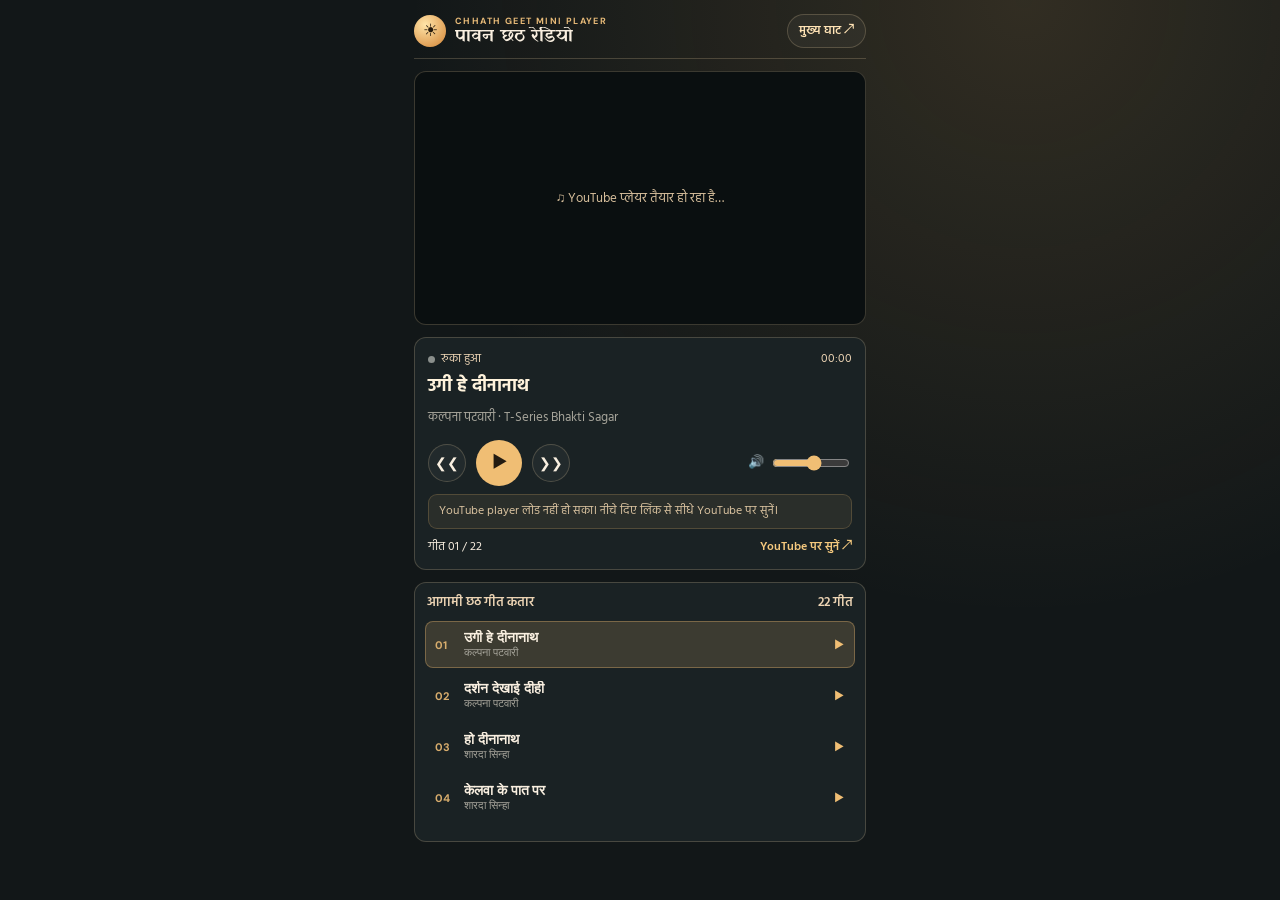
<file: mini-player.html>
<!DOCTYPE html>
<!-- Copyright © 2026 Abhinav Kumar (https://chhathparv.github.io/). All Rights Reserved. Unauthorized copying or redistribution prohibited. -->
<html lang="hi" translate="no" class="notranslate">
<head>
<meta charset="UTF-8">
<meta name="viewport" content="width=device-width,initial-scale=1,viewport-fit=cover">
<meta name="google" content="notranslate">
<meta http-equiv="Content-Language" content="hi">
<meta name="author" content="Abhinav Kumar">
<meta name="copyright" content="Copyright © 2026 Abhinav. All Rights Reserved.">
<title>छठ गीत मिनी प्लेयर — डिजिटल घाट</title>
<meta name="theme-color" content="#141819">
<link rel="icon" href="assets/sun-icon.svg" type="image/svg+xml">
<link rel="preconnect" href="https://fonts.googleapis.com"><link rel="preconnect" href="https://fonts.gstatic.com" crossorigin>
<link href="https://fonts.googleapis.com/css2?family=DM+Sans:wght@400;500;600;700&family=Hind:wght@400;500;600;700&family=Yatra+One&display=swap" rel="stylesheet">
<style>
:root{
  --bg:#121718;
  --card:#1a2224;
  --ink:#f9efe0;
  --soft:#ecd4b4;
  --muted:#a6a49a;
  --gold:#f0be74;
  --line:rgba(255,224,174,.2);
  --hindi:'Hind',sans-serif;
  --sans:'DM Sans',sans-serif;
  --serif:'Yatra One',Georgia,serif;
}
*{box-sizing:border-box}
html,body{
  margin:0;
  min-height:100%;
  background:radial-gradient(circle at 80% 0%,rgba(240,180,96,.14),transparent 46%),var(--bg);
  color:var(--ink);
  font-family:var(--hindi);
  overflow-x:clip;
}
.mini-wrap{
  max-width:480px;
  margin:0 auto;
  padding:14px 14px 20px;
  display:flex;
  flex-direction:column;
  gap:12px;
}
.mini-head{
  display:flex;
  align-items:center;
  justify-content:space-between;
  gap:10px;
  padding-bottom:10px;
  border-bottom:1px solid var(--line);
}
.mini-brand{
  display:flex;
  align-items:center;
  gap:9px;
  min-width:0;
}
.mini-sun{
  width:32px;
  height:32px;
  border-radius:50%;
  display:grid;
  place-items:center;
  background:radial-gradient(circle at 35% 30%,#ffe4a8,#d38435);
  color:#23180c;
  font-size:17px;
  flex-shrink:0;
}
.mini-brand-copy{min-width:0}
.mini-brand-copy small{
  display:block;
  font:700 9px var(--sans);
  letter-spacing:1.4px;
  color:#e7ba78;
}
.mini-brand-copy strong{
  display:block;
  font-family:var(--serif);
  font-size:18px;
  font-weight:400;
  line-height:1.15;
  white-space:nowrap;
  overflow:hidden;
  text-overflow:ellipsis;
}
.back-ghat{
  flex-shrink:0;
  text-decoration:none;
  font-size:12px;
  font-weight:600;
  color:#ffe3b5;
  padding:6px 11px;
  border-radius:999px;
  border:1px solid var(--line);
  background:rgba(255,255,255,.04);
  white-space:nowrap;
}
.back-ghat:hover{background:rgba(240,190,116,.16)}
.player-frame-wrap{
  position:relative;
  width:100%;
  aspect-ratio:16/9;
  border-radius:12px;
  overflow:hidden;
  border:1px solid var(--line);
  background:#0a0f10;
}
.player-frame-wrap iframe,
.player-frame-wrap #miniYtHost{
  width:100%;
  height:100%;
  border:0;
  display:block;
}
.now-card{
  background:var(--card);
  border:1px solid var(--line);
  border-radius:12px;
  padding:12px 13px;
  display:flex;
  flex-direction:column;
  gap:8px;
}
.now-meta{
  display:flex;
  align-items:center;
  justify-content:space-between;
  gap:8px;
  font-size:11.5px;
  color:var(--soft);
}
.live-pill{
  display:inline-flex;
  align-items:center;
  gap:6px;
}
.live-dot{
  width:7px;
  height:7px;
  border-radius:50%;
  background:#8a8f8c;
}
.live-dot.playing{
  background:#4ade80;
  box-shadow:0 0 8px rgba(74,222,128,.65);
}
.now-title{
  font-size:18px;
  font-weight:700;
  line-height:1.25;
  color:#fff3dc;
}
.now-artist{
  font-size:13px;
  color:var(--muted);
}
.controls-row{
  display:flex;
  align-items:center;
  justify-content:space-between;
  gap:10px;
  padding-top:4px;
}
.btn-group{
  display:flex;
  align-items:center;
  gap:10px;
}
.ctrl-btn{
  border:1px solid var(--line);
  background:rgba(255,255,255,.04);
  color:var(--ink);
  width:38px;
  height:38px;
  border-radius:50%;
  cursor:pointer;
  font-size:14px;
  display:grid;
  place-items:center;
}
.ctrl-btn.primary{
  width:46px;
  height:46px;
  border:0;
  background:var(--gold);
  color:#231b11;
  font-weight:700;
  font-size:17px;
}
.vol-wrap{
  display:flex;
  align-items:center;
  gap:6px;
  font-size:13px;
  color:var(--soft);
}
.vol-wrap input{
  width:78px;
  accent-color:var(--gold);
}
.mini-notice{
  font-size:12px;
  line-height:1.45;
  color:#d9c29f;
  background:rgba(240,190,116,.08);
  border:1px solid rgba(240,190,116,.2);
  border-radius:9px;
  padding:8px 10px;
}
.mini-actions-foot{
  display:flex;
  align-items:center;
  justify-content:space-between;
  gap:8px;
  font-size:12px;
}
.mini-actions-foot a{
  color:#f5c97e;
  text-decoration:none;
  font-weight:600;
}
.queue-box{
  background:var(--card);
  border:1px solid var(--line);
  border-radius:12px;
  padding:10px;
  display:flex;
  flex-direction:column;
  gap:8px;
}
.queue-head{
  display:flex;
  justify-content:space-between;
  align-items:center;
  font-size:12.5px;
  font-weight:600;
  color:var(--soft);
  padding:0 2px;
}
.queue-list{
  display:flex;
  flex-direction:column;
  gap:4px;
  max-height:210px;
  overflow-y:auto;
}
.q-item{
  border:1px solid transparent;
  background:transparent;
  color:var(--ink);
  text-align:left;
  padding:8px 9px;
  border-radius:8px;
  cursor:pointer;
  display:flex;
  align-items:center;
  gap:9px;
}
.q-item:hover{background:rgba(240,190,116,.09)}
.q-item.active{
  background:rgba(240,190,116,.16);
  border-color:rgba(240,190,116,.34);
}
.q-num{
  font:700 11px var(--sans);
  color:#d8ad6d;
  min-width:20px;
}
.q-copy{
  flex:1;
  min-width:0;
}
.q-copy strong{
  display:block;
  font-size:13.5px;
  white-space:nowrap;
  overflow:hidden;
  text-overflow:ellipsis;
}
.q-copy small{
  display:block;
  font-size:11px;
  color:var(--muted);
  white-space:nowrap;
  overflow:hidden;
  text-overflow:ellipsis;
}
.q-mark{
  color:var(--gold);
  font-size:12px;
}
body.is-pip .back-ghat{display:none}
@media(max-width:340px){
  .mini-wrap{padding:10px}
  .vol-wrap input{width:58px}
}
</style>
<script defer src="config.js?v=21"></script>
</head>
<body class="notranslate" translate="no">
<main class="mini-wrap">
  <header class="mini-head">
    <div class="mini-brand">
      <span class="mini-sun" aria-hidden="true">☀</span>
      <div class="mini-brand-copy">
        <small>CHHATH GEET MINI PLAYER</small>
        <strong>पावन छठ रेडियो</strong>
      </div>
    </div>
    <a class="back-ghat" id="returnGhatLink" href="./">मुख्य घाट ↗</a>
  </header>

  <div class="player-frame-wrap">
    <div id="miniYtHost" style="display:grid;place-items:center;color:#d6be9b;font-size:13px;padding:12px;text-align:center;">♫ YouTube प्लेयर तैयार हो रहा है…</div>
  </div>

  <section class="now-card" aria-live="polite">
    <div class="now-meta">
      <span class="live-pill"><span class="live-dot" id="miniLiveDot"></span><span id="miniStatusText">तैयार</span></span>
      <span id="miniTimeText">00:00</span>
    </div>
    <div class="now-title" id="miniSongTitle">उगी हे दीनानाथ</div>
    <div class="now-artist" id="miniSongArtist">कल्पना पटवारी</div>
    <div class="controls-row">
      <div class="btn-group">
        <button type="button" class="ctrl-btn" id="miniPrev" aria-label="पिछला गीत">❮❮</button>
        <button type="button" class="ctrl-btn primary" id="miniPlay" aria-label="Play or pause">▶</button>
        <button type="button" class="ctrl-btn" id="miniNext" aria-label="अगला गीत">❯❯</button>
      </div>
      <div class="vol-wrap">
        <label for="miniVol" aria-label="Volume">🔊</label>
        <input id="miniVol" type="range" min="0" max="100" value="55">
      </div>
    </div>
    <div class="mini-notice" id="miniNotice">इस मिनी विंडो को खुला रखकर आप मुख्य टैब में किसी भी अन्य पेज पर जा सकते हैं।</div>
    <div class="mini-actions-foot">
      <span id="miniQueuePos">गीत 01 / 22</span>
      <a id="miniOpenYt" href="https://www.youtube.com/watch?v=FGQ0SCK1AtE" target="_blank" rel="noopener noreferrer">YouTube पर सुनें ↗</a>
    </div>
  </section>

  <section class="queue-box" aria-label="गीत कतार">
    <div class="queue-head">
      <span>आगामी छठ गीत कतार</span>
      <span id="miniQueueCount">22 गीत</span>
    </div>
    <div class="queue-list" id="miniQueueList"></div>
  </section>
</main>

<script>
window.addEventListener('DOMContentLoaded', () => {
  'use strict';
  const cfg = window.CHHATH_SITE_CONFIG || {};
  const tracks = cfg.tracks || [];
  const STATE_KEY = 'chhath-player-state';
  const OWNER_KEY = 'chhath-active-owner';
  const MINI_ID = 'mini-' + Math.random().toString(36).slice(2, 8) + '-' + Date.now().toString(36);
  const byId = (id) => document.getElementById(id);
  const clamp = (n, min, max) => Math.max(min, Math.min(max, n));
  const store = {
    get: (k) => { try { return localStorage.getItem(k); } catch { return null; } },
    set: (k, v) => { try { localStorage.setItem(k, v); } catch {} }
  };

  const params = new URLSearchParams(location.search);
  if (params.get('pip') === '1') document.body.classList.add('is-pip');

  let savedState = null;
  try { savedState = JSON.parse(store.get(STATE_KEY) || 'null'); } catch {}

  const initIdx = clamp(Number(params.has('track') ? params.get('track') : (savedState?.index ?? 0)) || 0, 0, Math.max(0, tracks.length - 1));
  const initTime = Math.max(0, Number(params.has('t') ? params.get('t') : (savedState?.time ?? 0)) || 0);
  const initVol = clamp(Number(params.has('vol') ? params.get('vol') : (savedState?.musicVol ?? store.get('chhath-music-vol') ?? 55)) || 55, 0, 100);
  const isIOS = /iP(hone|ad|od)/i.test(navigator.userAgent || '') || (navigator.platform === 'MacIntel' && navigator.maxTouchPoints > 1);
  const isAndroid = /Android/i.test(navigator.userAgent || '');

  const state = {
    index: initIdx,
    resumeTime: initTime,
    vol: initVol,
    playing: false,
    wantsPlay: params.get('autoplay') !== '0',
    player: null,
    ytReady: false,
    queueOrder: Array.isArray(savedState?.queueOrder) && savedState.queueOrder.length === tracks.length
      ? savedState.queueOrder
      : tracks.map((_, i) => i)
  };

  const bc = typeof BroadcastChannel === 'function' ? new BroadcastChannel('chhath-player') : null;
  const currentTrack = () => tracks[state.index] || tracks[0] || { title: 'छठ गीत', artist: '', videoId: '', start: 0 };

  const formatTime = (sec) => {
    const s = Math.max(0, Math.floor(Number(sec) || 0));
    const m = Math.floor(s / 60);
    const r = s % 60;
    return `${String(m).padStart(2, '0')}:${String(r).padStart(2, '0')}`;
  };

  const getPlayerTime = () => {
    try {
      if (state.player && typeof state.player.getCurrentTime === 'function') {
        return Math.max(0, Number(state.player.getCurrentTime()) || 0);
      }
    } catch {}
    return state.resumeTime || 0;
  };

  const persistState = (extra = {}) => {
    const payload = {
      index: state.index,
      time: getPlayerTime(),
      queueOrder: state.queueOrder,
      playing: state.playing,
      mode: 'curated',
      musicVol: state.vol,
      ownerId: MINI_ID,
      updatedAt: Date.now(),
      ...extra
    };
    store.set(STATE_KEY, JSON.stringify(payload));
    store.set('chhath-music-vol', String(state.vol));
    return payload;
  };

  const postChannel = (msg) => {
    try { if (bc) bc.postMessage(msg); } catch {}
  };

  const claimPlayback = () => {
    const ownerPayload = { ownerId: MINI_ID, index: state.index, time: getPlayerTime(), at: Date.now() };
    store.set(OWNER_KEY, JSON.stringify(ownerPayload));
    postChannel({ type: 'claim-playback', ...ownerPayload });
  };

  const pauseSafely = () => {
    state.wantsPlay = false;
    state.playing = false;
    try {
      if (state.player && typeof state.player.pauseVideo === 'function') state.player.pauseVideo();
    } catch {}
    syncUI();
  };

  if (bc) {
    bc.onmessage = (ev) => {
      const m = ev.data || {};
      if (m.ownerId === MINI_ID) return;
      if (m.type === 'claim-playback') {
        pauseSafely();
        byId('miniNotice').textContent = 'मुख्य पृष्ठ पर गीत प्रारंभ हुआ — दोहरी आवाज़ रोकने के लिए यहाँ विराम दिया गया।';
      }
    };
  }

  window.addEventListener('storage', (ev) => {
    if (ev.key === OWNER_KEY && ev.newValue) {
      try {
        const d = JSON.parse(ev.newValue);
        if (d.ownerId && d.ownerId !== MINI_ID) pauseSafely();
      } catch {}
    }
  });

  function syncMediaSession() {
    if (!('mediaSession' in navigator)) return;
    const t = currentTrack();
    try {
      const artJpg = new URL('assets/share-preview.jpg', location.href).href;
      const artSvg = new URL('assets/sun-icon.svg', location.href).href;
      if (typeof MediaMetadata === 'function') {
        navigator.mediaSession.metadata = new MediaMetadata({
          title: t.title,
          artist: t.artist || 'छठ भक्ति संगीत',
          album: 'छठ महापर्व • मिनी प्लेयर',
          artwork: [
            { src: artJpg, sizes: '1200x630', type: 'image/jpeg' },
            { src: artSvg, sizes: 'any', type: 'image/svg+xml' }
          ]
        });
      }
      navigator.mediaSession.playbackState = state.playing ? 'playing' : 'paused';
    } catch {}

    const handlers = {
      play: () => togglePlay(true),
      pause: () => pauseSafely(),
      previoustrack: () => changeTrack(-1),
      nexttrack: () => changeTrack(1),
      stop: () => pauseSafely()
    };
    for (const [action, fn] of Object.entries(handlers)) {
      try { navigator.mediaSession.setActionHandler(action, fn); } catch {}
    }

    try {
      if (typeof navigator.mediaSession.setPositionState === 'function' && state.player && typeof state.player.getDuration === 'function') {
        const dur = Number(state.player.getDuration()) || 0;
        const pos = getPlayerTime();
        if (dur > 0 && pos >= 0 && pos <= dur) {
          navigator.mediaSession.setPositionState({ duration: dur, playbackRate: 1, position: pos });
        }
      }
    } catch {}
  }

  function renderQueue() {
    const list = byId('miniQueueList');
    if (!list) return;
    list.replaceChildren();
    state.queueOrder.forEach((trackIdx, qPos) => {
      const s = tracks[trackIdx];
      if (!s) return;
      const btn = document.createElement('button');
      btn.type = 'button';
      btn.className = 'q-item' + (trackIdx === state.index ? ' active' : '');
      const num = document.createElement('span');
      num.className = 'q-num';
      num.textContent = String(qPos + 1).padStart(2, '0');
      const copy = document.createElement('span');
      copy.className = 'q-copy';
      const strong = document.createElement('strong');
      strong.textContent = s.title;
      const small = document.createElement('small');
      small.textContent = s.artist;
      copy.append(strong, small);
      const mark = document.createElement('span');
      mark.className = 'q-mark';
      mark.textContent = trackIdx === state.index && state.playing ? '♫' : '▶';
      btn.append(num, copy, mark);
      btn.onclick = () => { state.resumeTime = s.start || 0; loadTrack(trackIdx, true); };
      list.append(btn);
    });
  }

  function syncUI() {
    const t = currentTrack();
    byId('miniSongTitle').textContent = t.title;
    byId('miniSongArtist').textContent = `${t.artist || 'भक्ति गीत'} · T-Series Bhakti Sagar`;
    byId('miniPlay').textContent = state.playing ? 'Ⅱ' : '▶';
    byId('miniLiveDot').classList.toggle('playing', state.playing);
    byId('miniStatusText').textContent = state.playing ? 'चल रहा है' : 'रुका हुआ';
    byId('miniTimeText').textContent = formatTime(getPlayerTime());
    byId('miniQueuePos').textContent = `गीत ${String(state.index + 1).padStart(2, '0')} / ${tracks.length}`;
    byId('miniQueueCount').textContent = `${tracks.length} गीत`;
    byId('miniVol').value = String(state.vol);
    byId('miniOpenYt').href = `https://www.youtube.com/watch?v=${t.videoId}&t=${Math.floor(getPlayerTime() || t.start || 0)}s`;
    document.title = `${state.playing ? '▶ ' : ''}${t.title} — छठ मिनी प्लेयर`;
    renderQueue();
    syncMediaSession();
    const payload = persistState();
    postChannel({ type: 'state-sync', ...payload });
  }

  function loadYouTubeApi() {
    if (window.YT?.Player) return Promise.resolve(true);
    return new Promise((resolve) => {
      let settled = false;
      const finish = (ok) => { if (settled) return; settled = true; clearTimeout(timer); resolve(ok); };
      const timer = setTimeout(() => finish(Boolean(window.YT?.Player)), 9500);
      window.onYouTubeIframeAPIReady = () => finish(Boolean(window.YT?.Player));
      const s = document.createElement('script');
      s.src = 'https://www.youtube.com/iframe_api';
      s.async = true;
      s.onerror = () => finish(false);
      document.head.append(s);
    });
  }

  function loadTrack(idx, autoplay = true) {
    if (!tracks.length) return;
    state.index = (idx + tracks.length) % tracks.length;
    state.wantsPlay = autoplay;
    const t = currentTrack();
    const startSec = state.resumeTime && state.resumeTime >= (t.start || 0) ? state.resumeTime : (t.start || 0);
    state.resumeTime = 0;

    if (autoplay) claimPlayback();

    if (state.player && typeof state.player.loadVideoById === 'function') {
      try {
        state.player.setVolume(state.vol);
        state.player.loadVideoById({
          videoId: t.videoId,
          startSeconds: startSec,
          ...(t.end ? { endSeconds: t.end } : {})
        });
        if (!autoplay) state.player.pauseVideo();
        syncUI();
        return;
      } catch {}
    }

    syncUI();
    loadYouTubeApi().then((ok) => {
      if (!ok) {
        byId('miniNotice').textContent = 'YouTube player लोड नहीं हो सका। नीचे दिए लिंक से सीधे YouTube पर सुनें।';
        return;
      }
      const host = byId('miniYtHost');
      host.replaceChildren();
      const div = document.createElement('div');
      div.id = 'miniYtMount';
      host.append(div);
      state.player = new YT.Player('miniYtMount', {
        height: '100%',
        width: '100%',
        videoId: t.videoId,
        playerVars: {
          playsinline: 1,
          rel: 0,
          modestbranding: 1,
          start: Math.floor(startSec),
          enablejsapi: 1,
          autoplay: autoplay ? 1 : 0,
          origin: location.origin.startsWith('http') ? location.origin : undefined
        },
        events: {
          onReady: (e) => {
            try {
              e.target.setVolume(state.vol);
              e.target.loadVideoById({
                videoId: t.videoId,
                startSeconds: startSec,
                ...(t.end ? { endSeconds: t.end } : {})
              });
              if (!autoplay) e.target.pauseVideo();
            } catch {}
          },
          onStateChange: (e) => {
            const Y = window.YT.PlayerState;
            if (e.data === Y.PLAYING) {
              state.playing = true;
              claimPlayback();
              if (isIOS) {
                byId('miniNotice').textContent = 'iOS Safari: टैब खुला रखते हुए सुनें; लॉक स्क्रीन या दूसरे ऐप में जाने पर ब्राउज़र नीति के कारण विराम हो सकता है।';
              } else if (isAndroid) {
                byId('miniNotice').textContent = 'नोटिफिकेशन / मीडिया पैनल से भी Play, Pause, Next व Previous नियंत्रित किया जा सकता है।';
              } else {
                byId('miniNotice').textContent = 'डेस्कटॉप पर दूसरे टैब या वेबसाइट देखते हुए भी यहाँ भक्ति संगीत चलता रहेगा।';
              }
              syncUI();
            } else if (e.data === Y.PAUSED) {
              state.playing = false;
              syncUI();
            } else if (e.data === Y.ENDED) {
              state.playing = false;
              changeTrack(1);
            }
          },
          onAutoplayBlocked: () => {
            state.playing = false;
            byId('miniNotice').textContent = 'आपके ब्राउज़र ने ऑटो-प्ले रोका है — सुनने के लिए ऊपर ▶ बटन दबाएँ।';
            syncUI();
          },
          onError: () => {
            state.playing = false;
            byId('miniNotice').textContent = 'यह गीत एम्बेड में उपलब्ध नहीं है — ❯❯ से अगला गीत चुनें या YouTube पर सुनें।';
            syncUI();
          }
        }
      });
    });
  }

  function changeTrack(delta) {
    state.resumeTime = 0;
    loadTrack(state.index + delta, true);
  }

  function togglePlay(forcePlay) {
    if (!state.player) {
      loadTrack(state.index, true);
      return;
    }
    try {
      const cur = state.player.getPlayerState();
      if (forcePlay === true || cur !== window.YT.PlayerState.PLAYING) {
        claimPlayback();
        state.player.playVideo();
      } else {
        state.player.pauseVideo();
      }
    } catch {
      loadTrack(state.index, true);
    }
  }

  byId('miniPlay').onclick = () => togglePlay();
  byId('miniPrev').onclick = () => changeTrack(-1);
  byId('miniNext').onclick = () => changeTrack(1);
  byId('miniVol').oninput = (e) => {
    state.vol = clamp(Number(e.target.value) || 55, 0, 100);
    try { state.player?.setVolume(state.vol); } catch {}
    persistState();
  };

  const returnLink = byId('returnGhatLink');
  if (returnLink) {
    returnLink.addEventListener('click', (e) => {
      persistState();
      if (window.opener && !window.opener.closed) {
        try { window.opener.focus(); e.preventDefault(); } catch {}
      }
    });
  }

  setInterval(() => {
    if (!state.player || !state.playing) return;
    byId('miniTimeText').textContent = formatTime(getPlayerTime());
    const t = currentTrack();
    if (t.end && getPlayerTime() >= t.end - 0.4) {
      changeTrack(1);
      return;
    }
    const payload = persistState();
    postChannel({ type: 'state-sync', ...payload });
    syncMediaSession();
  }, 1000);

  window.addEventListener('pagehide', () => persistState());
  loadTrack(state.index, state.wantsPlay);
});
</script>
</body>
</html>
</file>
<file: styles.css>
:root {
  --bg: #141819;
  --ink: #f9efe0;
  --soft: #f2d6b0;
  --muted: #c8bba9;
  --gold: #e9b56e;
  --gold-light: #ffdea8;
  --line: rgba(255, 232, 193, .22);
  --serif: 'Yatra One', Georgia, serif;
  --hindi: 'Hind', sans-serif;
  --sans: 'DM Sans', sans-serif
}

* {
  box-sizing: border-box
}

html {
  scroll-behavior: smooth;
  overflow-x: clip;
  max-width: 100%;
}

body {
  margin: 0;
  background: #141819;
  color: var(--ink);
  font-family: var(--hindi);
  font-size: 16px;
  line-height: 1.48;
  overflow-x: clip;
  max-width: 100%;
  width: 100%;
}

main,
main > section,
.main-footer {
  overflow-x: clip;
  max-width: 100%;
}

input {
  min-width: 0;
  max-width: 100%;
}

button,
input {
  font: inherit
}

button {
  cursor: pointer
}

button:focus-visible,
a:focus-visible,
input:focus-visible {
  outline: 2px solid #fbd59f;
  outline-offset: 4px
}

a {
  color: inherit
}

h1,
h2,
h3,
p {
  margin-top: 0
}

button:disabled {
  opacity: .5;
  cursor: default
}

.skip {
  position: absolute;
  left: -999px;
  top: 0;
  padding: 10px;
  background: #fff;
  color: #000;
  z-index: 99
}

.skip:focus {
  left: 10px
}

body.reduce-motion *,
body.reduce-motion *::before,
body.reduce-motion *::after {
  animation-duration: .001ms !important;
  transition-duration: .001ms !important;
  scroll-behavior: auto !important
}

/* Full-bleed moving river stage */
.floating-scene {
  position: absolute;
  top: 0;
  left: 0;
  width: 100%;
  height: 910px;
  overflow: hidden;
  pointer-events: none;
  background: radial-gradient(ellipse at 69% 33%, rgba(251, 166, 91, .7), transparent 35%), linear-gradient(165deg, #101d25 2%, #4f3246 36%, #bd715b 64%, #4f3233 82%, #12252a 100%);
  z-index: 0
}

.floating-scene:after {
  content: '';
  position: absolute;
  inset: 0;
  background-image: url('assets/noise.svg');
  background-size: 180px;
  opacity: .1;
  mix-blend-mode: screen
}

.photo-scene {
  position: absolute;
  inset: 0;
  background-image: url('assets/ghat-sandhya.jpg');
  background-image: image-set(url('assets/ghat-sandhya.webp') type('image/webp') 1x, url('assets/ghat-sandhya.jpg') type('image/jpeg') 1x);
  background-size: cover;
  background-position: 62% 38%;
  opacity: 1;
  filter: saturate(1.12) contrast(1.04) brightness(1.02);
  animation: slowPan 32s ease-in-out infinite alternate;
  transition: filter 1s, opacity .8s, background-image .6s
}

body[data-scene=usha] .photo-scene {
  background-image: url('assets/ghat-usha.jpg');
  background-image: image-set(url('assets/ghat-usha.webp') type('image/webp') 1x, url('assets/ghat-usha.jpg') type('image/jpeg') 1x);
  filter: saturate(1.14) contrast(1.04) brightness(1.04);
  opacity: 1
}

body[data-scene=koshi] .photo-scene {
  background-image: url('assets/ghat-koshi-night.jpg');
  background-image: image-set(url('assets/ghat-koshi-night.webp') type('image/webp') 1x, url('assets/ghat-koshi-night.jpg') type('image/jpeg') 1x);
  filter: saturate(1.18) contrast(1.05) brightness(1.04);
  opacity: 1
}

body[data-scene=fireworks] .photo-scene {
  background-image: url('assets/ghat-fireworks.jpg');
  background-image: image-set(url('assets/ghat-fireworks.webp') type('image/webp') 1x, url('assets/ghat-fireworks.jpg') type('image/jpeg') 1x);
  filter: saturate(1.18) contrast(1.05) brightness(1.02);
  opacity: 1
}

body[data-scene=arpan] .photo-scene {
  background-image: url('assets/ghat-maha-arghya.jpg');
  background-image: image-set(url('assets/ghat-maha-arghya.webp') type('image/webp') 1x, url('assets/ghat-maha-arghya.jpg') type('image/jpeg') 1x);
  filter: saturate(1.14) contrast(1.04) brightness(1.04);
  opacity: 1
}

body[data-scene=bahangi] .photo-scene {
  background-image: url('assets/ghat-bahangi.jpg');
  background-image: image-set(url('assets/ghat-bahangi.webp') type('image/webp') 1x, url('assets/ghat-bahangi.jpg') type('image/jpeg') 1x);
  filter: saturate(1.14) contrast(1.04) brightness(1.02);
  opacity: 1
}

.scene-paint {
  position: absolute;
  inset: 0;
  background: linear-gradient(90deg, rgba(10, 15, 18, .76) 0%, rgba(14, 20, 22, .52) 32%, rgba(14, 20, 22, .08) 56%, rgba(12, 16, 18, .12) 100%), linear-gradient(0deg, #141819 0%, rgba(20, 24, 25, .04) 26%, rgba(9, 14, 17, .24) 100%)
}

.scene-shade {
  position: absolute;
  inset: 0;
  background: radial-gradient(circle at 72% 42%, rgba(255, 204, 130, .1), transparent 42%);
  mix-blend-mode: screen
}

body[data-scene=usha] .scene-shade {
  background: radial-gradient(circle at 68% 36%, rgba(255, 198, 118, .12), transparent 50%)
}

body[data-scene=koshi] .scene-shade {
  background: none
}

.sun-orb {
  position: absolute;
  width: 220px;
  height: 220px;
  left: 60%;
  top: 22%;
  border-radius: 50%;
  background: radial-gradient(circle, rgba(255, 226, 175, .28) 0%, rgba(251, 179, 107, .12) 44%, rgba(240, 160, 75, 0) 72%);
  filter: blur(26px);
  opacity: .16;
  transition: top 1.8s, opacity 1s;
  animation: sunGlow 6s ease-in-out infinite alternate
}

body[data-scene=usha] .sun-orb {
  top: 28%;
  left: 62%;
  opacity: .2
}

body[data-scene=koshi] .sun-orb,
body[data-scene=fireworks] .sun-orb,
body[data-scene=arpan] .sun-orb,
body[data-scene=bahangi] .sun-orb {
  opacity: 0
}

.cloud,
.river {
  display: none
}
}

.river-two {
  bottom: 13%;
  height: 90px;
  opacity: .12;
  animation-direction: reverse;
  animation-duration: 13s
}

.shore-silhouette {
  position: absolute;
  bottom: 0;
  width: 100%;
  height: 225px;
  color: #0c1a20;
  opacity: .55
}

.shore-silhouette svg {
  width: 100%;
  height: 100%
}

.people {
  position: absolute;
  bottom: 195px;
  display: flex;
  gap: 17px;
  opacity: .65
}

.people-left {
  left: 63%
}

.people-right {
  right: 9%
}

.people span {
  position: relative;
  display: block;
  width: 20px;
  height: 72px;
  background: #0f1e20;
  border-radius: 48% 48% 8px 8px;
  transform-origin: bottom center;
  animation: bodySway 4s ease-in-out infinite alternate
}

.people span:before {
  content: '';
  position: absolute;
  left: 2px;
  top: -19px;
  width: 17px;
  height: 17px;
  border-radius: 50%;
  background: #0d1a1d
}

.people span:nth-child(2) {
  height: 82px;
  animation-delay: 1s
}

.people span:nth-child(3) {
  height: 64px;
  animation-delay: -1s
}

.floating-diyas {
  position: absolute;
  inset: 0;
  z-index: 3
}

.floating-diya {
  position: absolute;
  bottom: 4%;
  width: 24px;
  height: 13px;
  border-radius: 0 0 50% 50%;
  background: #b8693b;
  box-shadow: 0 4px 20px rgba(255, 176, 57, .3);
  animation: diyaDrift var(--dur, 13s) linear forwards
}

.floating-diya:before {
  content: '';
  position: absolute;
  left: 10px;
  bottom: 10px;
  width: 6px;
  height: 17px;
  border-radius: 60% 60% 55% 55%;
  background: #fff3b1;
  box-shadow: 0 0 12px 4px #fbc169
}

.floating-diya:after {
  content: '';
  position: absolute;
  width: 37px;
  height: 4px;
  left: -7px;
  top: 13px;
  border-radius: 50%;
  background: rgba(244, 196, 102, .45);
  filter: blur(2px)
}

.flowerfall {
  position: absolute;
  inset: 0;
  overflow: hidden;
  z-index: 3
}

.petal {
  position: absolute;
  top: -30px;
  width: 9px;
  height: 14px;
  background: linear-gradient(30deg, #e9a955, #e35d50);
  border-radius: 80% 0 80% 0;
  opacity: .8;
  animation: fallPetal 11s linear forwards
}

.sun-rays {
  position: absolute;
  inset: 0;
  background: radial-gradient(circle at 70% 37%, rgba(255, 204, 140, .07), transparent 42%);
  transition: background 1s
}

.sun-rays.flash {
  animation: flashGlow 1s ease-out
}

.arghya-effect {
  position: fixed;
  inset: 0;
  width: 100%;
  height: 100%;
  overflow: hidden;
  z-index: 44;
  opacity: 0;
  pointer-events: none;
  visibility: hidden;
  transition: opacity .35s ease, visibility .35s ease
}

.arghya-effect.active {
  opacity: 1;
  visibility: visible
}

.arghya-sky-wash {
  position: absolute;
  inset: 0;
  background: radial-gradient(circle at 74% 24%, rgba(255, 206, 114, .28) 0%, rgba(246, 154, 62, .12) 40%, rgba(16, 22, 24, 0) 74%);
  opacity: 0
}

.arghya-effect.active .arghya-sky-wash {
  animation: arghyaWashPulse 3.6s ease-out forwards
}

.arghya-sun-aura {
  position: absolute;
  top: clamp(26px, 8vh, 88px);
  right: clamp(18px, 12vw, 150px);
  width: clamp(150px, 26vw, 260px);
  height: clamp(150px, 26vw, 260px);
  border-radius: 50%;
  background: radial-gradient(circle, rgba(255, 251, 224, .95) 0%, rgba(255, 212, 112, .62) 28%, rgba(247, 150, 56, .24) 56%, rgba(247, 150, 56, 0) 76%);
  filter: blur(4px);
  opacity: 0
}

.arghya-effect.active .arghya-sun-aura {
  animation: arghyaSunHalo 3.6s ease-out forwards
}

.arghya-sun-rays {
  position: absolute;
  top: clamp(0px, 4vh, 48px);
  right: clamp(-10px, 8vw, 100px);
  width: clamp(220px, 38vw, 380px);
  height: clamp(220px, 38vw, 380px);
  border-radius: 50%;
  background: repeating-conic-gradient(from 0deg, rgba(255, 228, 156, .16) 0deg 8deg, rgba(255, 228, 156, 0) 8deg 24deg);
  mask-image: radial-gradient(circle, rgba(0, 0, 0, 1) 18%, rgba(0, 0, 0, 0) 72%);
  -webkit-mask-image: radial-gradient(circle, rgba(0, 0, 0, 1) 18%, rgba(0, 0, 0, 0) 72%);
  opacity: 0
}

.arghya-effect.active .arghya-sun-rays {
  animation: arghyaRaysSpin 3.6s linear forwards
}

.arghya-ritual-stage {
  position: absolute;
  right: clamp(16px, 24vw, 315px);
  top: clamp(78px, 18vh, 175px);
  width: clamp(210px, 42vw, 330px);
  height: clamp(210px, 40vw, 310px)
}

.arghya-kalash-svg {
  width: 100%;
  height: 100%;
  overflow: visible;
  filter: drop-shadow(0 10px 26px rgba(0, 0, 0, .42))
}

.arghya-kalash-vessel {
  transform-box: fill-box;
  transform-origin: 48% 38%
}

.arghya-effect.active .arghya-kalash-vessel {
  animation: arghyaKalashPour 3.6s cubic-bezier(.22, .8, .28, 1) forwards
}

.arghya-stream-outer,
.arghya-stream-core {
  stroke-dasharray: 220;
  stroke-dashoffset: 220;
  opacity: 0
}

.arghya-effect.active .arghya-stream-outer {
  animation: arghyaStreamDraw 3.5s ease-out forwards
}

.arghya-effect.active .arghya-stream-core {
  animation: arghyaStreamShimmer 3.5s linear forwards
}

.arghya-ripples {
  position: absolute;
  left: 4%;
  bottom: 0;
  width: 92px;
  height: 36px;
  transform: translate(-18%, 22%)
}

.arghya-splash {
  position: absolute;
  left: 50%;
  top: 50%;
  width: 24px;
  height: 12px;
  transform: translate(-50%, -50%) scale(.3);
  border-radius: 50%;
  background: radial-gradient(ellipse, rgba(255, 250, 224, .95) 0%, rgba(255, 209, 114, .45) 60%, transparent 100%);
  opacity: 0
}

.arghya-effect.active .arghya-splash {
  animation: arghyaSplashGlow 3.2s ease-out forwards
}

.arghya-ripple {
  position: absolute;
  left: 50%;
  top: 50%;
  width: 100%;
  height: 100%;
  border-radius: 50%;
  border: 1.5px solid rgba(255, 232, 168, .85);
  box-shadow: 0 0 12px rgba(255, 206, 108, .35);
  transform: translate(-50%, -50%) scale(.15);
  opacity: 0
}

.arghya-effect.active .arghya-ripple.r1 {
  animation: arghyaRippleExpand 2.2s .45s ease-out infinite
}

.arghya-effect.active .arghya-ripple.r2 {
  animation: arghyaRippleExpand 2.2s .95s ease-out infinite
}

.arghya-effect.active .arghya-ripple.r3 {
  animation: arghyaRippleExpand 2.2s 1.45s ease-out infinite
}

.arghya-dynamic-layer {
  position: absolute;
  inset: 0;
  pointer-events: none
}

.arghya-drop {
  position: fixed;
  left: var(--ax, 65vw);
  top: var(--ay, 34vh);
  width: var(--aw, 6px);
  height: calc(var(--aw, 6px) * 1.45);
  border-radius: 50% 50% 60% 60%;
  background: radial-gradient(circle at 35% 30%, #ffffff 0%, #ffefc2 55%, rgba(244, 189, 102, .15) 100%);
  box-shadow: 0 0 8px rgba(255, 235, 178, .75);
  opacity: 0;
  animation: arghyaDropFall var(--ad, 1.3s) var(--adelay, 0s) cubic-bezier(.32, .05, .68, .92) forwards
}

.arghya-petal {
  position: fixed;
  left: var(--px, 64vw);
  top: var(--py, 32vh);
  width: 11px;
  height: 7px;
  border-radius: 70% 30% 70% 30%;
  background: linear-gradient(135deg, #ffb838, #e84b1a);
  box-shadow: 0 0 8px rgba(255, 165, 58, .45);
  opacity: 0;
  animation: arghyaPetalDrift var(--pd, 2.3s) var(--pdelay, 0s) ease-out forwards
}

.arghya-mantra-pill {
  position: fixed;
  left: 50%;
  bottom: clamp(102px, 14vh, 146px);
  transform: translate(-50%, 14px);
  display: inline-flex;
  align-items: center;
  gap: 8px;
  padding: 9px 16px;
  border-radius: 999px;
  background: rgba(16, 22, 23, .84);
  border: 1px solid rgba(255, 214, 140, .48);
  backdrop-filter: blur(12px);
  -webkit-backdrop-filter: blur(12px);
  color: #fff2d6;
  font-size: 13.5px;
  font-weight: 600;
  white-space: nowrap;
  max-width: calc(100vw - 24px);
  overflow: hidden;
  text-overflow: ellipsis;
  box-shadow: 0 12px 32px rgba(0, 0, 0, .45);
  opacity: 0
}

.arghya-effect.active .arghya-mantra-pill {
  animation: arghyaMantraIn 3.6s ease-out forwards
}

#effectsCanvas {
  position: absolute;
  inset: 0;
  width: 100%;
  height: 100%;
  z-index: 6;
  pointer-events: none
}

@keyframes slowPan {
  from {
    transform: scale(1)
  }

  to {
    transform: scale(1.045)
  }
}

@keyframes sunGlow {
  to {
    filter: brightness(1.25);
    transform: scale(1.08)
  }
}

@keyframes cloudMove {
  to {
    transform: translateX(-160px)
  }
}

@keyframes waterMove {
  to {
    transform: skewY(-2deg) translateX(-130px)
  }
}

@keyframes bodySway {
  to {
    transform: rotate(2.5deg) translateY(3px)
  }
}

@keyframes diyaDrift {
  0% {
    transform: translate(0, 30px) scale(.84);
    opacity: 0
  }

  10% {
    opacity: 1
  }

  90% {
    opacity: 1
  }

  100% {
    transform: translate(var(--x, 100px), -190px) scale(.58);
    opacity: 0
  }
}

@keyframes fallPetal {
  to {
    transform: translate(var(--dx, 80px), 820px) rotate(780deg);
    opacity: 0
  }
}

@keyframes flashGlow {
  0% {
    opacity: 1
  }

  100% {
    opacity: 0
  }
}

@keyframes arghyaWashPulse {
  0% { opacity: 0 }
  18%, 78% { opacity: 1 }
  100% { opacity: 0 }
}

@keyframes arghyaSunHalo {
  0% { opacity: 0; transform: scale(.78) }
  22% { opacity: .96; transform: scale(1.04) }
  78% { opacity: .9; transform: scale(1) }
  100% { opacity: 0; transform: scale(1.08) }
}

@keyframes arghyaRaysSpin {
  0% { opacity: 0; transform: rotate(0deg) scale(.86) }
  20%, 75% { opacity: .75 }
  100% { opacity: 0; transform: rotate(36deg) scale(1.05) }
}

@keyframes arghyaKalashPour {
  0% { opacity: 0; transform: translate(118px, 10px) rotate(12deg) scale(.86) }
  16% { opacity: 1; transform: translate(96px, 26px) rotate(-28deg) scale(1) }
  45% { opacity: 1; transform: translate(96px, 26px) rotate(-36deg) scale(1) }
  80% { opacity: 1; transform: translate(96px, 26px) rotate(-30deg) scale(1) }
  100% { opacity: 0; transform: translate(114px, 14px) rotate(4deg) scale(.92) }
}

@keyframes arghyaStreamDraw {
  0%, 10% { opacity: 0; stroke-dashoffset: 220 }
  24% { opacity: .95; stroke-dashoffset: 0 }
  78% { opacity: .92; stroke-dashoffset: 0 }
  100% { opacity: 0; stroke-dashoffset: -110 }
}

@keyframes arghyaStreamShimmer {
  0%, 12% { opacity: 0; stroke-dashoffset: 220 }
  26% { opacity: .95 }
  78% { opacity: .88; stroke-dashoffset: -180 }
  100% { opacity: 0; stroke-dashoffset: -260 }
}

@keyframes arghyaSplashGlow {
  0%, 16% { opacity: 0; transform: translate(-50%, -50%) scale(.3) }
  30%, 76% { opacity: .95; transform: translate(-50%, -50%) scale(1.08) }
  100% { opacity: 0; transform: translate(-50%, -50%) scale(1.4) }
}

@keyframes arghyaRippleExpand {
  0% { opacity: 0; transform: translate(-50%, -50%) scale(.2) }
  20% { opacity: .88 }
  100% { opacity: 0; transform: translate(-50%, -50%) scale(2.4) }
}

@keyframes arghyaDropFall {
  0% { opacity: 0; transform: translate(0, 0) scale(.6) }
  16% { opacity: .98 }
  85% { opacity: .9 }
  100% { opacity: 0; transform: translate(var(--adx, -85px), var(--ady, 150px)) scale(.85) }
}

@keyframes arghyaPetalDrift {
  0% { opacity: 0; transform: translate(0, 0) rotate(0deg) }
  18% { opacity: .95 }
  100% { opacity: 0; transform: translate(var(--pdx, -110px), var(--pdy, 165px)) rotate(280deg) }
}

@keyframes arghyaMantraIn {
  0% { opacity: 0; transform: translate(-50%, 18px) }
  14%, 84% { opacity: 1; transform: translate(-50%, 0) }
  100% { opacity: 0; transform: translate(-50%, -6px) }
}

/* Header and hero */
.site-header {
  height: 94px;
  padding: 0 max(4.7vw, 28px);
  display: flex;
  justify-content: space-between;
  align-items: center;
  position: relative;
  z-index: 15;
  border-bottom: 1px solid rgba(255, 231, 184, .15)
}

.logo {
  display: flex;
  align-items: center;
  text-decoration: none;
  gap: 13px
}

.logo-icon {
  width: 53px;
  height: 53px;
  color: var(--gold-light);
  border: 1px solid rgba(255, 210, 143, .6);
  display: grid;
  place-items: center;
  border-radius: 50%
}

.logo-icon svg {
  width: 29px;
  height: 29px
}

.logo-copy {
  display: flex;
  flex-direction: column;
  line-height: 1.3
}

.logo-copy strong {
  font-size: 24px;
  font-weight: 600
}

.logo-copy strong span {
  color: var(--gold-light)
}

.logo-copy small {
  font: 600 8px var(--sans);
  letter-spacing: 2.15px;
  color: #e3bd88;
  white-space: nowrap
}

.site-nav {
  display: flex;
  gap: clamp(14px, 1.8vw, 26px);
  margin-left: 2vw;
  align-items: center
}

.site-nav a {
  text-decoration: none;
  font-size: 14.5px;
  color: #ead7bf;
  white-space: nowrap;
  transition: color .2s
}

.site-nav a:hover {
  color: #fff
}

.header-actions {
  display: flex;
  gap: 12px;
  align-items: center
}

.status-chip {
  height: 38px;
  padding: 0 14px;
  border: 1px solid rgba(255, 217, 159, .3);
  border-radius: 50px;
  display: flex;
  align-items: center;
  gap: 9px;
  color: #fdf4e7;
  font-size: 13px;
  font-weight: 500;
  white-space: nowrap;
  background: rgba(20, 27, 27, .65);
  box-shadow: 0 4px 18px rgba(0, 0, 0, .25)
}

.status-chip small {
  font: 800 9px var(--sans);
  letter-spacing: 1.5px;
  color: #4ade80;
  background: rgba(74, 222, 128, .12);
  padding: 3px 7px;
  border-radius: 4px;
  border-left: 0
}

.pulse-dot {
  width: 8px;
  height: 8px;
  background: #4ade80;
  border-radius: 50%;
  box-shadow: 0 0 0 3px rgba(74, 222, 128, .25);
  animation: livePulse 2s infinite
}

@keyframes livePulse {

  0%,
  100% {
    box-shadow: 0 0 0 3px rgba(74, 222, 128, .35)
  }

  50% {
    box-shadow: 0 0 0 7px rgba(74, 222, 128, .04)
  }
}

.round-icon {
  border: 1px solid var(--line);
  width: 39px;
  height: 39px;
  border-radius: 50%;
  background: rgba(28, 33, 31, .4);
  color: #f3deba;
  font-size: 20px
}

.mobile-menu {
  display: none
}

.hero {
  position: relative;
  z-index: 2;
  min-height: 620px;
  padding: 18px max(8vw, 38px) 104px;
  display: flex;
  align-items: center;
  justify-content: space-between;
  gap: 28px
}

.hero-copy {
  padding-bottom: 0;
  max-width: 590px;
  min-width: 0;
  flex: 1;
  position: relative;
  z-index: 4
}

.hero-top-meta {
  display: flex;
  flex-wrap: wrap;
  align-items: center;
  gap: 10px 18px;
  margin-bottom: 12px
}

.festival-eyebrow {
  display: flex;
  align-items: center;
  gap: 15px;
  color: #ffe3a8;
  font-size: 15px;
  font-weight: 500;
  letter-spacing: 1.1px;
  margin-bottom: 0
}

.hero-live-clock {
  display: inline-flex;
  align-items: center;
  gap: 8px;
  padding: 5px 12px;
  border-radius: 999px;
  background: rgba(20, 27, 27, .66);
  border: 1px solid rgba(255, 217, 159, .28);
  backdrop-filter: blur(10px);
  -webkit-backdrop-filter: blur(10px);
  color: #f7e6c8;
  font-size: 12.5px;
  line-height: 1.2;
  box-shadow: 0 4px 14px rgba(0, 0, 0, .22)
}

.clock-dot {
  width: 7px;
  height: 7px;
  border-radius: 50%;
  background: #f5b963;
  box-shadow: 0 0 0 3px rgba(245, 185, 99, .22);
  animation: livePulse 2.2s infinite;
  flex-shrink: 0
}

.hero-live-clock .clock-label {
  color: rgba(245, 224, 192, .72);
  font-size: 11px;
  font-weight: 500
}

.hero-live-clock time {
  font-family: var(--latin), monospace;
  font-weight: 700;
  font-variant-numeric: tabular-nums;
  color: #ffe5b4;
  letter-spacing: .3px
}

.hero-live-clock small {
  color: rgba(236, 192, 134, .82);
  font-size: 11px;
  padding-left: 6px;
  border-left: 1px solid rgba(255, 224, 178, .22)
}

.line {
  display: inline-block;
  width: 38px;
  height: 1px;
  background: rgba(249, 211, 159, .7)
}

.hero-overline {
  color: #edbf89;
  font-size: 17px;
  margin: 0 0 11px;
  letter-spacing: 1.8px
}

.hero h1 {
  font-family: var(--serif);
  font-size: clamp(44px, 4.7vw, 72px);
  line-height: 1.22;
  letter-spacing: -2px;
  font-weight: 400;
  margin: 0;
  color: #fff4da;
  text-shadow: 0 7px 30px rgba(0, 0, 0, .34)
}

.hero h1 em {
  font-weight: 400;
  font-style: normal;
  color: #f3be7a
}

.hero-subhead {
  display: flex;
  align-items: center;
  gap: 20px;
  margin: 14px 0 20px
}

.hero-subhead p {
  font-size: 19.5px;
  font-weight: 400;
  line-height: 1.6;
  color: #f8ddbc;
  margin: 0
}

.ornament {
  font-size: 36px;
  color: #f0b971
}

.hero-buttons {
  display: flex;
  flex-wrap: wrap;
  gap: 15px;
  align-items: center
}

.btn-primary,
.btn-outline {
  border: 0;
  border-radius: 5px;
  padding: 14px 24px;
  display: inline-flex;
  align-items: center;
  justify-content: center;
  gap: 17px;
  min-height: 52px;
  font-weight: 600;
  font-size: 17px;
  transition: transform .2s, box-shadow .2s
}

.btn-primary {
  background: #ecc086;
  color: #242020;
  box-shadow: 0 9px 32px rgba(0, 0, 0, .15)
}

.btn-primary:hover {
  background: #ffe0ac;
  transform: translateY(-2px);
  box-shadow: 0 10px 25px rgba(0, 0, 0, .26)
}

.btn-outline {
  background: rgba(24, 34, 35, .42);
  color: #ffe5bd;
  border: 1px solid rgba(255, 224, 178, .48)
}

.btn-outline:hover {
  background: rgba(240, 190, 120, .15)
}

.btn-diya-hero {
  border-color: rgba(255, 198, 120, .54);
  background: rgba(46, 28, 18, .54);
  color: #ffe7bf
}

.btn-diya-hero:hover {
  background: rgba(240, 165, 72, .22);
  border-color: #f7ca72
}

.btn-diya-hero.is-offering {
  box-shadow: 0 0 0 4px rgba(255, 194, 92, .28), 0 8px 24px rgba(245, 158, 52, .35)
}

.play-glyph {
  font-size: 12px;
  background: #342d26;
  color: #ffdda7;
  padding: 12px;
  border-radius: 50%;
  width: 33px;
  height: 33px;
  display: grid;
  place-items: center
}

.small-note {
  margin: 12px 0 0;
  color: #d0bda5;
  font-size: 12px;
  letter-spacing: .2px
}

.hero-side {
  display: flex;
  flex-direction: column;
  align-items: flex-end;
  gap: 14px;
  flex-shrink: 0;
  align-self: flex-start;
  margin: 10px 0 0 18px;
  position: relative;
  z-index: 4
}

.scene-switch {
  align-self: flex-end;
  display: flex;
  flex-direction: column;
  gap: 3px;
  width: 215px;
  margin: 0;
  flex-shrink: 0;
  border: 1px solid rgba(255, 224, 178, .22);
  border-radius: 14px;
  background: rgba(12, 18, 20, .58);
  backdrop-filter: blur(10px);
  -webkit-backdrop-filter: blur(10px);
  padding: 14px 16px;
  box-shadow: 0 12px 32px rgba(0, 0, 0, .28)
}

.scene-title {
  font: 700 10px var(--sans);
  color: #f8dcac;
  letter-spacing: 1.9px;
  margin-bottom: 10px
}

.scene-switch button {
  border: 0;
  background: transparent;
  text-align: left;
  display: flex;
  gap: 13px;
  padding: 10px 6px;
  color: #dfccb5;
  opacity: .68;
  transition: opacity .2s, transform .2s
}

.scene-switch button:hover,
.scene-switch button.is-active {
  opacity: 1;
  transform: translateX(4px)
}

.scene-switch button.is-active {
  color: #ffe7b7
}

.scene-switch button>span:nth-child(2) {
  font-size: 16px;
  font-weight: 600
}

.scene-switch button small {
  display: block;
  font-size: 11px;
  color: #e8cda4;
  font-weight: 400
}

.scene-icon {
  width: 35px;
  height: 35px;
  border: 1px solid rgba(255, 210, 151, .5);
  border-radius: 50%;
  display: grid;
  place-items: center;
  font-size: 23px
}

.scene-foot {
  margin-top: 12px;
  font: 700 10px var(--sans);
  color: #dfb87e;
  letter-spacing: 1px
}

.hero-scroll {
  position: absolute;
  bottom: 17px;
  left: max(8vw, 38px);
  display: flex;
  align-items: center;
  gap: 13px;
  font: 600 10px var(--sans);
  letter-spacing: 1.8px;
  color: #e9d3b5
}

@media(max-height:900px) {
  .hero-scroll {
    display: none
  }
}

.scroll-hair {
  height: 1px;
  width: 53px;
  background: #ebc38c
}

/* Experience rituals */
/* Muhurat & Sacred Offerings */
.muhurat-section {
  position: relative;
  z-index: 2;
  background: #161f20;
  padding: 80px max(6vw, 30px) 55px;
  border-top: 1px solid rgba(255, 225, 179, .23);
  border-bottom: 1px solid rgba(255, 225, 179, .13)
}

.muhurat-section:before {
  content: '';
  position: absolute;
  top: 0;
  left: 0;
  right: 0;
  height: 4px;
  background: linear-gradient(90deg, transparent, #bf8452 30%, #efc78b 55%, transparent)
}

.muhurat-head {
  display: flex;
  justify-content: space-between;
  gap: 24px;
  align-items: end;
  max-width: 1320px;
  margin: 0 auto 36px
}

.muhurat-head h2 {
  font-family: var(--serif);
  font-size: clamp(34px, 3.3vw, 50px);
  font-weight: 400;
  line-height: 1.35;
  margin: 0
}

.muhurat-head h2 em {
  font-style: normal;
  color: var(--gold)
}

.muhurat-head>p {
  margin: 0 0 8px;
  color: #c5b3a3;
  font-size: 16px
}

.muhurat-grid {
  display: grid;
  grid-template-columns: repeat(3, 1fr);
  gap: 24px;
  max-width: 1320px;
  margin: auto
}

.muhurat-card {
  position: relative;
  background: linear-gradient(145deg, rgba(28, 36, 36, .85), rgba(20, 26, 26, .95));
  border: 1px solid rgba(235, 188, 118, .25);
  border-radius: 12px;
  padding: 32px 28px 28px;
  display: flex;
  flex-direction: column;
  align-items: flex-start;
  box-shadow: 0 12px 35px rgba(0, 0, 0, .3);
  transition: transform .3s ease, box-shadow .3s ease, border-color .3s ease
}

.muhurat-card:hover {
  transform: translateY(-6px);
  border-color: rgba(235, 188, 118, .5);
  box-shadow: 0 18px 45px rgba(0, 0, 0, .45)
}

.muhurat-tag {
  display: inline-block;
  font: 700 10px var(--sans);
  letter-spacing: 1.5px;
  color: #e9b56e;
  background: rgba(233, 181, 110, .12);
  padding: 5px 10px;
  border-radius: 30px;
  margin-bottom: 16px
}

.muhurat-icon {
  font-size: 36px;
  margin-bottom: 10px
}

.muhurat-card h3 {
  font-family: var(--serif);
  font-size: 26px;
  font-weight: 400;
  margin: 0 0 6px;
  color: #fff4da
}

.muhurat-time {
  font-family: var(--hindi);
  font-size: 28px;
  font-weight: 700;
  color: #f0b971;
  margin-bottom: 12px;
  letter-spacing: .5px
}

.muhurat-card p {
  font-size: 15px;
  line-height: 1.65;
  color: #c7c5bc;
  margin: 0 0 24px;
  flex: 1
}

.muhurat-action-btn {
  width: 100%;
  border: 1px solid rgba(233, 181, 110, .4);
  border-radius: 6px;
  background: rgba(233, 181, 110, .1);
  color: #ffe4bc;
  padding: 12px 18px;
  font-size: 15px;
  font-weight: 600;
  display: flex;
  align-items: center;
  justify-content: center;
  gap: 9px;
  cursor: pointer;
  transition: background .2s, transform .2s, border-color .2s
}

.muhurat-action-btn:hover {
  background: #ecc086;
  color: #201c18;
  transform: translateY(-2px);
  border-color: #ecc086
}

.ritual-bottom-bar {
  max-width: 1320px;
  margin: 32px auto 0;
  display: grid;
  grid-template-columns: repeat(3, 1fr);
  gap: 18px;
  padding-top: 24px;
  border-top: 1px solid rgba(255, 225, 179, .15);
  font-size: 13px;
  color: #c2baa9
}

.ritual-rule-item span {
  color: #e9b56e;
  font-weight: 600
}


/* Ghat Festive Audio Soundboard */
.ghat-sound-box {
  max-width: 1320px;
  margin: 32px auto 0;
  background: linear-gradient(145deg, rgba(25, 34, 34, .9), rgba(17, 24, 24, .95));
  border: 1px solid rgba(235, 188, 118, .3);
  border-radius: 14px;
  padding: 26px 24px;
  box-shadow: 0 15px 40px rgba(0, 0, 0, .35)
}

.ghat-sound-header {
  display: flex;
  justify-content: space-between;
  align-items: flex-end;
  margin-bottom: 20px;
  gap: 18px
}

.ghat-sound-eyebrow {
  font: 700 10px var(--sans);
  letter-spacing: 2px;
  color: #e9b56e;
  display: block;
  margin-bottom: 4px
}

.ghat-sound-header h4 {
  font-family: var(--serif);
  font-size: 24px;
  font-weight: 400;
  margin: 0;
  color: #fff2da
}

.ghat-sound-header h4 em {
  font-style: normal;
  font-family: var(--hindi);
  font-size: 16px;
  color: #e9b56e
}

.ghat-sound-header p {
  margin: 0;
  color: #b4aea1;
  font-size: 14px
}

.sound-action-grid {
  display: grid;
  grid-template-columns: repeat(4, 1fr);
  gap: 16px
}

.sound-fx-btn {
  border: 1px solid rgba(233, 181, 110, .28);
  border-radius: 10px;
  background: rgba(255, 255, 255, .03);
  padding: 18px 16px;
  display: flex;
  flex-direction: column;
  align-items: flex-start;
  text-align: left;
  color: #fff;
  cursor: pointer;
  position: relative;
  transition: transform .2s ease, background .2s ease, border-color .2s ease, box-shadow .2s ease;
  touch-action: manipulation
}

.sound-fx-btn:hover {
  transform: translateY(-4px);
  background: rgba(233, 181, 110, .14);
  border-color: #ecc086;
  box-shadow: 0 10px 25px rgba(236, 192, 134, .18)
}

.sound-fx-btn:active {
  transform: scale(0.97)
}

.fx-icon {
  font-size: 32px;
  margin-bottom: 10px;
  display: block
}

.fx-info strong {
  display: block;
  font-size: 17px;
  font-weight: 600;
  color: #ffe5bd;
  margin-bottom: 4px
}

.fx-info small {
  display: block;
  font-size: 12px;
  color: #a9a79c;
  line-height: 1.4
}

.fx-badge {
  position: absolute;
  top: 14px;
  right: 14px;
  font: 700 9px var(--sans);
  letter-spacing: 1px;
  color: #e9b56e;
  background: rgba(233, 181, 110, .15);
  padding: 3px 7px;
  border-radius: 4px
}

/* Custom Live Announcement */
.custom-announcement-card {
  margin-top: 24px;
  background: rgba(255, 255, 255, .03);
  border: 1px solid rgba(233, 181, 110, .25);
  border-radius: 12px;
  padding: 20px 22px;
  transition: border-color .2s ease;
}

.custom-announcement-card:focus-within {
  border-color: #ecc086;
}

.announcement-card-head {
  margin-bottom: 16px;
}

.announcement-title-group {
  display: flex;
  align-items: center;
  gap: 12px;
  flex-wrap: wrap;
  margin-bottom: 4px;
}

.custom-badge {
  font: 700 9.5px var(--sans);
  letter-spacing: 1.5px;
  color: #1b2626;
  background: #ecc086;
  padding: 3px 8px;
  border-radius: 4px;
}

.announcement-title-group h5 {
  font-family: var(--serif);
  font-size: 20px;
  margin: 0;
  font-weight: 400;
  color: #fff2da;
}

.announcement-title-group h5 em {
  font-style: normal;
  font-family: var(--hindi);
  font-size: 14px;
  color: #e9b56e;
}

.announcement-desc {
  margin: 0;
  font-size: 13.5px;
  color: #a9a79c;
}

.announcement-input-row {
  display: flex;
  gap: 12px;
  align-items: center;
}

.announcement-field-wrap {
  flex: 1;
  position: relative;
}

.announcement-input {
  width: 100%;
  height: 48px;
  background: rgba(14, 21, 22, .9);
  border: 1px solid rgba(233, 181, 110, .3);
  border-radius: 8px;
  padding: 0 16px;
  color: #fff;
  font: 500 15px var(--hindi);
  transition: border-color .2s, box-shadow .2s;
  box-sizing: border-box;
}

.announcement-input:focus {
  outline: none;
  border-color: #ecc086;
  box-shadow: 0 0 12px rgba(236, 192, 134, .25);
}

.announcement-broadcast-btn {
  height: 48px;
  padding: 0 20px;
  border: 1px solid #ecc086;
  border-radius: 8px;
  background: linear-gradient(135deg, #e9b56e, #cd945c);
  color: #1b1c18;
  font: 700 14px var(--sans);
  cursor: pointer;
  display: inline-flex;
  align-items: center;
  gap: 8px;
  transition: transform .2s, filter .2s;
  white-space: nowrap;
}

.announcement-broadcast-btn:hover {
  transform: translateY(-2px);
  filter: brightness(1.1);
}

.announcement-broadcast-btn:active {
  transform: scale(0.97);
}

.announcement-presets {
  margin-top: 14px;
  display: flex;
  align-items: center;
  gap: 8px;
  flex-wrap: wrap;
}

.preset-label {
  font: 600 12px var(--hindi);
  color: #b7b3a7;
}

.preset-chip {
  background: rgba(255, 255, 255, .05);
  border: 1px solid rgba(233, 181, 110, .22);
  border-radius: 20px;
  color: #f1dfc6;
  padding: 4px 12px;
  font: 500 12.5px var(--hindi);
  cursor: pointer;
  transition: background .2s, border-color .2s, color .2s;
}

.preset-chip:hover,
.preset-chip.active {
  background: rgba(233, 181, 110, .18);
  border-color: #ecc086;
  color: #ffe8c2;
}

/* Four days */
.days-section {
  background: #f2ede5;
  color: #33352f;
  padding: 95px max(7vw, 28px) 102px
}

.section-heading {
  text-align: center;
  max-width: 760px;
  margin: auto
}

.section-heading .eyebrow {
  color: #9d713f
}

.section-heading h2 em {
  color: #ae7245
}

.section-heading>p:last-child {
  color: #766f65;
  font-size: 17px;
  margin-top: 14px
}

.days-grid {
  max-width: 1320px;
  margin: 48px auto 0;
  display: grid;
  grid-template-columns: repeat(4, 1fr);
  gap: 17px
}

.day-card {
  padding: 29px 27px 27px;
  min-height: 279px;
  background: #fffaf2;
  border: 1px solid #e4d8c7;
  position: relative;
  box-shadow: 0 7px 20px rgba(44, 35, 25, .025)
}

.day-card:before {
  content: '';
  position: absolute;
  top: 0;
  left: 0;
  width: 40%;
  height: 4px;
  background: #cd945c
}

.day-card>span {
  font: 700 10px var(--sans);
  letter-spacing: 1.3px;
  color: #956b43
}

.day-symbol {
  font-family: Georgia, serif;
  color: #b97d48;
  font-size: 52px;
  line-height: 1.25;
  margin: 14px 0
}

.day-card h3 {
  font-family: var(--serif);
  font-weight: 400;
  font-size: 25px;
  margin: 0 0 5px
}

.day-card p {
  font-size: 15px;
  line-height: 1.6;
  color: #6c685e;
  margin: 0
}

/* Why Chhath */
/* Story Carousel (Why Chhath) */
.story-section {
  background: #182223;
  padding: 90px max(6vw, 28px);
  border-top: 1px solid rgba(255, 225, 179, .12);
  border-bottom: 1px solid rgba(255, 225, 179, .12)
}

.story-carousel-wrap {
  max-width: 1320px;
  margin: auto
}

.story-header {
  display: flex;
  justify-content: space-between;
  align-items: flex-end;
  margin-bottom: 34px;
  gap: 24px
}

.story-header h2 {
  font-family: var(--serif);
  font-size: clamp(34px, 3.3vw, 50px);
  font-weight: 400;
  margin: 0 0 8px
}

.story-header h2 em {
  font-style: normal;
  color: var(--gold)
}

.story-header-desc {
  color: #b6b0a1;
  font-size: 16px;
  margin: 0;
  max-width: 600px
}

.carousel-nav-controls {
  display: flex;
  align-items: center;
  gap: 14px
}

.carousel-nav-btn {
  width: 46px;
  height: 46px;
  border-radius: 50%;
  border: 1px solid rgba(233, 181, 110, .35);
  background: rgba(26, 36, 36, .8);
  color: #ffe4bc;
  font-size: 16px;
  display: grid;
  place-items: center;
  cursor: pointer;
  transition: background .2s, color .2s, transform .2s
}

.carousel-nav-btn:hover {
  background: #ecc086;
  color: #1e1a14;
  transform: scale(1.06)
}

.story-counter {
  font: 700 12px var(--sans);
  letter-spacing: 2px;
  color: #ecc086;
  min-width: 55px;
  text-align: center
}

.story-slides-container {
  position: relative;
  min-height: 480px
}

.story-slide {
  display: none;
  grid-template-columns: 1.15fr 1fr;
  gap: clamp(25px, 4.5vw, 60px);
  align-items: center
}

.story-slide.active {
  display: grid;
  animation: slideIn .4s ease-out
}

@keyframes slideIn {
  from {
    opacity: 0;
    transform: translateX(18px)
  }

  to {
    opacity: 1;
    transform: translateX(0)
  }
}

.story-slide-image {
  position: relative;
  border-radius: 14px;
  overflow: hidden;
  border: 1px solid rgba(233, 181, 110, .3);
  box-shadow: 0 18px 45px rgba(0, 0, 0, .45)
}

.story-slide-image img {
  width: 100%;
  aspect-ratio: 16/9;
  object-fit: cover;
  display: block;
  transition: transform .5s ease
}

.story-slide-image:hover img {
  transform: scale(1.03)
}

.story-img-badge {
  position: absolute;
  top: 16px;
  left: 16px;
  background: rgba(18, 24, 25, .8);
  backdrop-filter: blur(6px);
  border: 1px solid rgba(233, 181, 110, .4);
  padding: 6px 14px;
  border-radius: 50px;
  font-size: 11px;
  font-weight: 600;
  color: #fce4be
}

.story-slide-copy {
  display: flex;
  flex-direction: column;
  justify-content: center
}

.story-era {
  font: 700 11px var(--sans);
  letter-spacing: 2px;
  color: #e9b56e;
  margin-bottom: 12px
}

.story-slide-copy h3 {
  font-family: var(--serif);
  font-size: clamp(28px, 2.8vw, 42px);
  font-weight: 400;
  line-height: 1.3;
  margin: 0 0 16px;
  color: #fff4da
}

.story-slide-copy h3 em {
  font-style: normal;
  color: #ecc086
}

.story-slide-copy p {
  font-size: 16px;
  line-height: 1.85;
  color: #d3cfc4;
  margin: 0 0 14px
}

.story-tags {
  display: flex;
  flex-wrap: wrap;
  gap: 10px;
  margin-top: 14px
}

.story-tags span {
  border: 1px solid rgba(226, 195, 144, .3);
  border-radius: 50px;
  padding: 7px 13px;
  color: #efc894;
  font-size: 13px;
  background: rgba(233, 181, 110, .06)
}

.story-dots {
  display: flex;
  justify-content: center;
  gap: 10px;
  margin-top: 34px
}

.story-dot {
  width: 11px;
  height: 11px;
  border-radius: 50%;
  border: 1px solid rgba(233, 181, 110, .5);
  background: transparent;
  padding: 0;
  cursor: pointer;
  transition: all .25s ease
}

.story-dot.active {
  width: 32px;
  border-radius: 8px;
  background: #ecc086
}

/* Sankalp Modal */
.sankalp-backdrop {
  position: fixed;
  inset: 0;
  background: rgba(8, 14, 14, .75);
  backdrop-filter: blur(6px);
  z-index: 90
}

.sankalp-backdrop[hidden] {
  display: none
}

.sankalp-modal {
  position: fixed;
  inset: 0;
  display: grid;
  place-items: center;
  z-index: 95;
  padding: 20px;
  pointer-events: none
}

.sankalp-modal[hidden] {
  display: none
}

.sankalp-card {
  pointer-events: auto;
  width: min(520px, 100%);
  background: linear-gradient(155deg, #1f2929 0%, #151c1c 100%);
  border: 1px solid rgba(233, 181, 110, .4);
  border-radius: 16px;
  padding: 34px 28px;
  box-shadow: 0 25px 60px rgba(0, 0, 0, .6);
  position: relative;
  text-align: center;
  color: #fff
}

.sankalp-close {
  position: absolute;
  top: 16px;
  right: 16px;
  width: 34px;
  height: 34px;
  border-radius: 50%;
  border: 1px solid var(--line);
  background: transparent;
  color: #f0dcbf;
  font-size: 22px;
  cursor: pointer
}

.sankalp-icon {
  font-size: 42px;
  color: #f0b971;
  margin-bottom: 8px
}

.sankalp-eyebrow {
  font: 700 10px var(--sans);
  letter-spacing: 2px;
  color: #e9b56e;
  display: block;
  margin-bottom: 6px
}

.sankalp-card h3 {
  font-family: var(--serif);
  font-size: 24px;
  font-weight: 400;
  margin: 0 0 14px;
  color: #fff2da
}

.sankalp-quote {
  font-size: 15px;
  line-height: 1.7;
  color: #c9c6bc;
  font-style: italic;
  margin: 0 0 24px;
  border-left: 2px solid #e9b56e;
  padding-left: 14px;
  text-align: left
}

.sankalp-form {
  display: flex;
  flex-direction: column;
  gap: 12px;
  text-align: left
}

.sankalp-form label {
  font-size: 13px;
  color: #d5c3aa
}

.sankalp-form input {
  height: 46px;
  background: #283433;
  border: 1px solid rgba(233, 181, 110, .3);
  border-radius: 6px;
  color: #fff;
  padding: 0 14px;
  font-size: 15px;
  outline: none
}

.sankalp-form input:focus {
  border-color: #ecc086
}

.sankalp-blessing {
  margin-top: 20px;
  padding: 20px;
  border-radius: 8px;
  background: rgba(233, 181, 110, .08);
  border: 1px solid rgba(233, 181, 110, .25)
}

.sankalp-seal {
  font: 700 13px var(--sans);
  letter-spacing: 3px;
  color: #f0b971;
  margin-bottom: 10px
}

.sankalp-blessing p {
  font-size: 16px;
  line-height: 1.7;
  color: #fdf4e6;
  margin: 0 0 16px
}

/* Song collection */
.music-section {
  background: #151c1d;
  padding: 92px max(7vw, 28px) 105px
}

.header-yt-chip,
.yt-music-chip,
.mini-player-chip {
  display: inline-flex;
  align-items: center;
  gap: 7px;
  height: 36px;
  padding: 0 13px;
  border-radius: 999px;
  border: 1px solid rgba(255, 198, 128, .38);
  background: rgba(24, 30, 31, .78);
  color: #ffe8c2;
  text-decoration: none;
  font-size: 13px;
  font-weight: 600;
  white-space: nowrap;
  cursor: pointer;
  transition: background .2s, border-color .2s, transform .2s
}

.header-yt-chip:hover,
.yt-music-chip:hover,
.mini-player-chip:hover {
  background: rgba(235, 179, 98, .2);
  border-color: #f6c978;
  color: #fff6e4;
  transform: translateY(-1px)
}

.yt-dot,
.yt-music-chip span {
  display: inline-grid;
  place-items: center;
  width: 18px;
  height: 18px;
  border-radius: 50%;
  background: #e13b35;
  color: #fff;
  font-size: 9px;
  padding-left: 1px
}

@media(max-width:700px) {
  .header-yt-chip {
    display: none
  }
}

.music-heading {
  display: flex;
  justify-content: space-between;
  align-items: end;
  gap: 24px;
  max-width: 1250px;
  margin: auto auto 27px
}

.music-heading-actions {
  display: flex;
  flex-wrap: wrap;
  align-items: center;
  gap: 10px
}

.yt-music-chip,
.mini-player-chip {
  height: 45px;
  padding: 0 16px;
  font-size: 14px
}

.music-heading h2 {
  margin: 0 0 5px
}

.music-heading p:last-child {
  color: #b4aea1;
  font-size: 16px;
  margin: 6px 0
}

.btn-small {
  font-size: 15px;
  min-height: 45px;
  padding: 10px 18px
}

.song-preview {
  max-width: 1250px;
  margin: auto;
  display: grid;
  grid-template-columns: repeat(2, minmax(0, 1fr));
  column-gap: 32px
}

.song-row {
  border: 0;
  border-bottom: 1px solid rgba(224, 192, 148, .19);
  background: transparent;
  display: flex;
  align-items: center;
  gap: 16px;
  width: 100%;
  text-align: left;
  padding: 16px 10px;
  color: #eee1ce;
  min-height: 73px;
  transition: background .2s
}

.song-row:hover,
.song-row.is-playing {
  background: rgba(228, 166, 84, .1)
}

.song-index {
  font: 600 12px var(--sans);
  color: #bdab93;
  width: 25px;
  flex-shrink: 0
}

.song-row-main {
  flex: 1;
  min-width: 0
}

.song-row strong {
  display: block;
  font-size: 17px;
  white-space: nowrap;
  text-overflow: ellipsis;
  overflow: hidden;
  font-weight: 600
}

.song-row small {
  display: block;
  color: #9d9d91;
  font-size: 13px;
  margin-top: 2px
}

.song-row>span:last-child {
  font-size: 14px;
  color: #e5b880
}

.song-copyright {
  max-width: 1250px;
  margin: 20px auto 0;
  color: #878c85;
  font-size: 12px
}

.blessing {
  background: #c28c52;
  padding: 60px 22px 72px;
  color: #322720;
  text-align: center
}

.blessing>span {
  font-size: 36px
}

.blessing p {
  font-family: var(--serif);
  font-size: clamp(23px, 2.3vw, 33px);
  margin: 10px auto 13px;
  max-width: 900px
}

.blessing strong {
  font-size: 17px;
  letter-spacing: 1px
}

.main-footer {
  background: #101617;
  padding: 52px max(7vw, 28px) 154px;
  display: grid;
  grid-template-columns: 1fr 1fr;
  gap: 30px;
  color: #ded6c9
}

.footer-brand {
  font-family: var(--serif);
  font-size: 29px
}

.footer-brand span {
  color: #e1af70
}

.main-footer>div>p {
  color: #9aa19c;
  font-size: 14px
}

.footer-creator {
  text-align: right
}

.footer-creator small {
  display: block;
  font: 700 10px var(--sans);
  letter-spacing: 1.3px;
  color: #a69d8a;
  margin-bottom: 7px
}

.footer-creator strong {
  display: block;
  font-size: 19px
}

.footer-creator strong span {
  color: #eab87a
}

.footer-creator strong b {
  font-family: Georgia;
  font-size: 13px;
  color: #bf645e
}

.footer-creator>a {
  display: inline-block;
  font-size: 13px;
  color: #a7a89d;
  margin-top: 15px;
  text-decoration: none
}

.attribution {
  grid-column: 1/-1;
  color: #7c8884;
  font: 400 11px/1.8 var(--sans);
  margin: 9px 0 0;
  max-width: 1100px
}

.attribution a {
  color: #a5b5a9
}

/* Dock */
.player-dock {
  position: fixed;
  left: 50%;
  bottom: 21px;
  transform: translateX(-50%);
  width: min(980px, calc(100vw - 45px));
  height: 83px;
  border: 1px solid rgba(255, 217, 159, .42);
  background: rgba(18, 23, 24, .96);
  border-radius: 13px;
  z-index: 40;
  display: flex;
  align-items: center;
  gap: 15px;
  padding: 12px 18px;
  box-shadow: 0 18px 55px rgba(0, 0, 0, .42);
  backdrop-filter: blur(20px)
}

.dock-art {
  border: 1px solid #805e3e;
  color: #ffdda7;
  font-size: 38px;
  width: 56px;
  height: 56px;
  display: grid;
  place-items: center;
  border-radius: 7px;
  flex-shrink: 0;
  background: radial-gradient(circle at 60% 28%, #ac6746, #3d3544 70%)
}

.dock-track {
  display: flex;
  flex: 1;
  min-width: 90px;
  flex-direction: column;
  line-height: 1.3
}

.dock-track small {
  font-size: 10px;
  color: #e8c68d;
  letter-spacing: .5px
}

.playing-indicator {
  display: inline-block;
  width: 6px;
  height: 6px;
  border-radius: 50%;
  background: #c5ebbf;
  margin-right: 5px
}

.dock-track strong {
  white-space: nowrap;
  overflow: hidden;
  text-overflow: ellipsis;
  font-size: 17px
}

.dock-track>span:last-child {
  color: #abaaa2;
  font-size: 11px;
  white-space: nowrap;
  overflow: hidden;
  text-overflow: ellipsis
}

.dock-actions {
  display: flex;
  align-items: center;
  gap: 15px
}

.dock-actions button {
  border: 0;
  background: none;
  color: #e8d2af;
  font-size: 15px
}

.dock-actions .dock-play {
  width: 48px;
  height: 48px;
  background: #f2c78f;
  border-radius: 50%;
  color: #26221c;
  font-size: 18px;
  display: grid;
  place-items: center
}

.dock-volume {
  display: flex;
  align-items: center;
  gap: 12px;
  color: #eac290;
  margin-left: 13px
}

.dock-volume input {
  width: 95px;
  accent-color: #e4ac6a;
  cursor: pointer
}

.dock-mini {
  border: 1px solid rgba(255, 224, 174, .34);
  background: rgba(255, 224, 174, .08);
  color: #ffe2b3;
  border-radius: 999px;
  padding: 7px 12px;
  font-size: 12.5px;
  font-weight: 600;
  display: inline-flex;
  align-items: center;
  gap: 6px;
  white-space: nowrap;
  flex-shrink: 0;
  transition: background .2s, border-color .2s
}

.dock-mini:hover {
  background: rgba(255, 224, 174, .18);
  border-color: #f4c67a
}

.dock-library {
  border-left: 1px solid rgba(255, 229, 185, .24) !important;
  border: 0;
  background: none;
  padding: 9px 0 9px 16px;
  color: #f5deb9;
  font-size: 13px;
  white-space: nowrap;
  flex-shrink: 0
}

.dock-library small {
  display: inline-block;
  background: #8a6740;
  color: #fff2d5;
  font: 700 10px var(--sans);
  padding: 4px 6px;
  border-radius: 30px;
  margin-left: 4px
}

.mini-popup-banner {
  position: fixed;
  z-index: 82;
  left: 50%;
  bottom: 108px;
  transform: translateX(-50%);
  width: min(360px, calc(100vw - 24px));
  display: flex;
  align-items: center;
  justify-content: space-between;
  gap: 10px;
  padding: 10px 14px;
  border-radius: 12px;
  background: rgba(18, 25, 26, .96);
  border: 1px solid rgba(246, 200, 118, .52);
  color: #f8ebd6;
  font-size: 12.5px;
  box-shadow: 0 14px 36px rgba(0, 0, 0, .5)
}

.mini-popup-banner[hidden] {
  display: none
}

.mini-popup-banner a {
  color: #ffd388;
  font-weight: 700;
  text-decoration: underline
}

.mini-popup-banner button {
  border: 0;
  background: none;
  color: #ccb89c;
  font-size: 18px;
  line-height: 1;
  padding: 0 2px
}

.player-dock.external-playing .playing-indicator {
  background: #60a5fa;
  box-shadow: 0 0 10px rgba(96, 165, 250, .85);
  animation: statusPulse 1.4s ease infinite
}

.toast {
  position: fixed;
  z-index: 80;
  left: 50%;
  bottom: 120px;
  transform: translate(-50%, 20px);
  background: #eec893;
  color: #30261e;
  border-radius: 6px;
  padding: 11px 18px;
  box-shadow: 0 8px 30px #0008;
  opacity: 0;
  pointer-events: none;
  transition: opacity .3s, transform .3s;
  max-width: calc(100vw - 30px);
  text-align: center;
  font-weight: 600
}

.toast.visible {
  opacity: 1;
  transform: translate(-50%, 0)
}

.offcanvas-backdrop {
  position: fixed;
  inset: 0;
  background: rgba(4, 10, 11, .62);
  z-index: 55;
  backdrop-filter: blur(4px)
}

.offcanvas-backdrop[hidden] {
  display: none
}

.music-drawer,
.settings-panel {
  position: fixed;
  top: 0;
  right: 0;
  height: 100dvh;
  width: min(480px, 100vw);
  background: #172021;
  z-index: 60;
  visibility: hidden;
  pointer-events: none;
  transform: translateX(102%);
  transition: transform .35s cubic-bezier(.2, .7, .2, 1), visibility .35s;
  display: flex;
  flex-direction: column;
  border-left: 1px solid rgba(245, 199, 133, .3);
  box-shadow: -13px 0 60px rgba(0, 0, 0, .3)
}

.music-drawer.open,
.settings-panel.open {
  visibility: visible;
  pointer-events: auto;
  transform: translateX(0)
}

.drawer-header {
  display: flex;
  align-items: center;
  justify-content: space-between;
  padding: 22px 23px 18px;
  border-bottom: 1px solid var(--line)
}

.drawer-header small {
  font: 700 10px var(--sans);
  color: #d5a96d;
  letter-spacing: 2px
}

.drawer-header h2 {
  font-family: var(--serif);
  font-size: 26px;
  line-height: 1.2;
  margin: 4px 0 0;
  font-weight: 400
}

.drawer-close {
  width: 39px;
  height: 39px;
  border-radius: 50%;
  background: transparent;
  color: #e8d4b3;
  border: 1px solid var(--line);
  font-size: 25px
}

.player-stage {
  padding: 17px 20px 14px;
  border-bottom: 1px solid var(--line)
}

.youtube-mount {
  width: 100%;
  aspect-ratio: 16/9;
  background: linear-gradient(145deg, #48392f, #211c21 75%);
  border-radius: 7px;
  overflow: hidden;
  position: relative;
  min-height: 213px
}

.youtube-mount iframe {
  border: 0;
  width: 100%;
  height: 100%;
  position: absolute;
  inset: 0
}

.no-video {
  width: 100%;
  height: 100%;
  min-height: 214px;
  display: flex;
  align-items: center;
  justify-content: center;
  flex-direction: column;
  gap: 9px;
  text-align: center;
  padding: 20px
}

.no-video span {
  font-size: 43px;
  color: #ebc081
}

.no-video p {
  max-width: 240px;
  color: #e1c8a1;
  font-size: 14px;
  margin: 0
}

.player-notice {
  font-size: 12px;
  color: #a6b0a5;
  margin-top: 10px;
  line-height: 1.4
}

.drawer-controls {
  display: flex;
  gap: 13px;
  align-items: center;
  margin: 12px 0 0
}

.drawer-controls button {
  background: none;
  color: #ecd8b9;
  border: 1px solid var(--line);
  border-radius: 30px;
  min-height: 35px;
  min-width: 35px;
  padding: 0 10px;
  font-size: 12px;
  white-space: nowrap
}

.drawer-controls button.drawer-primary {
  background: #e7b77c;
  color: #20201c;
  flex: 1;
  border: 0;
  font-weight: 700
}

.drawer-controls a {
  font-size: 12px;
  color: #eac08a;
  text-decoration: none;
  white-space: nowrap
}

.library-tabs {
  display: flex;
  gap: 0;
  border-bottom: 1px solid var(--line)
}

.library-tabs button {
  flex: 1;
  padding: 14px 0;
  border: 0;
  background: transparent;
  color: #a7aaa2;
  font-size: 14px
}

.library-tabs button.active {
  color: #f2d6ae;
  border-bottom: 2px solid #e9ba80
}

.drawer-section {
  padding: 12px 18px 20px;
  overflow-y: auto;
  flex: 1;
  min-height: 0
}

.drawer-section[hidden] {
  display: none
}

.search-wrap {
  height: 40px;
  border: 1px solid rgba(243, 208, 153, .21);
  display: flex;
  align-items: center;
  gap: 7px;
  padding: 0 12px;
  border-radius: 5px;
  color: #bca17b;
  margin-bottom: 6px
}

.search-wrap input {
  background: none;
  border: 0;
  outline: none;
  color: #fff;
  flex: 1;
  min-width: 0;
  font-size: 14px
}

.drawer-songlist .song-row {
  min-height: 59px;
  padding: 9px 8px
}

.drawer-songlist .song-row strong {
  font-size: 15px
}

.drawer-songlist .song-row small {
  font-size: 11px
}

.playlist-explain {
  display: flex;
  flex-direction: column;
  gap: 15px;
  padding: 8px 6px;
  color: #f2e3cd
}

.playlist-explain strong {
  font-size: 21px
}

.playlist-explain p {
  color: #adada5;
  line-height: 1.5;
  margin: 0
}

.playlist-explain label {
  font: 700 10px var(--sans);
  color: #d8b887;
  letter-spacing: 1px
}

.playlist-explain input {
  height: 44px;
  background: #252e2c;
  border: 1px solid var(--line);
  color: #fff;
  padding: 0 11px;
  border-radius: 4px;
  min-width: 0;
  width: 100%;
  font-size: 14px
}

.playlist-explain>a {
  font-size: 14px;
  color: #efd09b
}

.playlist-explain small {
  color: #9ca59a
}

.settings-content {
  padding: 26px 27px;
  overflow: auto
}

.settings-content>p {
  font-size: 15px;
  color: #bbb7a9;
  line-height: 1.7
}

.settings-content>label:not(.toggle-row) {
  display: block;
  margin: 27px 0;
  font-size: 16px;
  color: #f0dfc6
}

.settings-content>label>span {
  float: right;
  color: #d7b580;
  font: 600 13px var(--sans)
}

.settings-content input[type=range] {
  display: block;
  width: 100%;
  margin-top: 13px;
  accent-color: #e7b477
}

.settings-content .toggle-row {
  display: flex;
  align-items: center;
  justify-content: space-between;
  gap: 12px;
  margin-top: 30px;
  padding-top: 17px;
  border-top: 1px solid var(--line)
}

.toggle-row small {
  display: block;
  font-size: 12px;
  color: #9daca5
}

.toggle-row input {
  width: 20px;
  height: 20px;
  accent-color: #e7b477
}

.settings-content .settings-disclaimer {
  font-size: 12px;
  margin-top: 30px
}

/* Responsive Master Architecture: Mobile, Tablet & Laptop */
@media(max-width:1200px) {
  .site-nav {
    gap: 18px;
    margin-left: 2vw
  }

  .muhurat-grid {
    gap: 16px
  }

  .hero {
    padding: 0 5vw
  }
}

@media(max-width:960px) {
  .muhurat-grid {
    grid-template-columns: 1fr;
    max-width: 620px
  }

  .ritual-bottom-bar {
    grid-template-columns: 1fr;
    gap: 12px
  }

  .sound-action-grid {
    grid-template-columns: repeat(2, 1fr);
    gap: 14px
  }

  .ghat-sound-header {
    flex-direction: column;
    align-items: flex-start
  }

  .story-slide {
    grid-template-columns: 1fr;
    gap: 24px
  }

  .story-header {
    flex-direction: column;
    align-items: flex-start;
    gap: 16px
  }

  .days-grid {
    grid-template-columns: repeat(2, 1fr)
  }

  .offering-inner {
    grid-template-columns: 1fr;
    gap: 40px
  }

  .jhanki-grid {
    grid-template-columns: repeat(2, 1fr)
  }

  .jhanki-card:first-child {
    grid-column: auto
  }
}

@media(max-width:830px) {
  .site-header {
    height: 72px;
    padding: 0 18px
  }

  .logo-icon {
    width: 42px;
    height: 42px
  }

  .logo-copy strong {
    font-size: 20px
  }

  .logo-copy small {
    display: none
  }

  .site-nav {
    display: none;
    position: fixed;
    top: 72px;
    left: 0;
    right: 0;
    bottom: 0;
    padding: 32px 24px;
    background: rgba(18, 25, 25, .98);
    backdrop-filter: blur(16px);
    border-top: 1px solid var(--line);
    flex-direction: column;
    gap: 20px;
    z-index: 45;
    overflow-y: auto
  }

  .site-nav.open,
  .site-nav.nav-open {
    display: flex !important
  }

  .site-nav a {
    font-size: 20px;
    padding: 10px 0;
    border-bottom: 1px solid rgba(255, 229, 183, .1)
  }

  .mobile-menu {
    display: grid;
    place-items: center
  }

  .hero {
    min-height: auto;
    padding: clamp(155px, 22vh, 195px) 20px 104px;
    flex-direction: column;
    align-items: flex-start
  }

  .hero-copy {
    max-width: 100%;
    width: 100%;
    padding: 0
  }

  .hero-side {
    position: static;
    width: 100%;
    margin: 0;
    align-items: stretch
  }

  .hero-live-clock {
    position: absolute;
    top: 14px;
    right: 16px;
    z-index: 6
  }

  .hero h1 {
    font-size: clamp(38px, 9.2vw, 60px);
    line-height: 1.25
  }

  .hero-subhead {
    margin: 14px 0 20px
  }

  .hero-subhead p {
    font-size: 17px
  }

  .hero-scroll {
    display: none
  }

  .scene-switch {
    position: relative;
    margin: 22px auto 0;
    width: 100%;
    max-width: 560px;
    border-left: 0;
    padding: 10px;
    border: 1px solid rgba(255, 233, 207, .28);
    border-radius: 12px;
    background: rgba(17, 25, 26, .85);
    backdrop-filter: blur(10px);
    display: grid;
    grid-template-columns: repeat(3, 1fr);
    gap: 7px;
    left: auto;
    right: auto;
    bottom: auto
  }

  .scene-title,
  .scene-foot {
    display: none
  }

  .scene-switch button {
    padding: 9px 6px;
    border-radius: 8px;
    background: rgba(255, 255, 255, .04);
    justify-content: center;
    align-items: center;
    text-align: center;
    gap: 5px;
    transform: none
  }

  .scene-switch button:hover,
  .scene-switch button.is-active {
    transform: none;
    background: rgba(233, 181, 110, .22)
  }

  .scene-switch button>span:nth-child(2) {
    font-size: 12.5px;
    line-height: 1.25
  }

  .scene-switch button small {
    display: none
  }

  .scene-icon {
    width: 22px;
    height: 22px;
    font-size: 12px;
    flex-shrink: 0
  }

  .floating-scene {
    height: clamp(310px, 42vh, 380px);
    min-height: 0
  }

  .arghya-ritual-stage {
    right: clamp(14px, 8vw, 72px);
    top: clamp(68px, 12vh, 125px)
  }

  .photo-scene {
    background-position: center 26%
  }

  .scene-paint {
    background: linear-gradient(180deg, rgba(10, 15, 18, .46) 0%, rgba(10, 15, 18, 0) 18%, rgba(10, 15, 18, 0) 56%, rgba(20, 24, 25, .86) 85%, #141819 100%)
  }

  .jhanki-section {
    padding: 70px 20px
  }

  .jhanki-grid {
    grid-template-columns: 1fr;
    gap: 14px
  }

  .jhanki-card {
    height: 250px
  }

  .jhanki-card:first-child {
    height: 270px
  }

  .jhanki-label strong {
    font-size: 25px
  }

  .player-dock {
    width: calc(100vw - 24px);
    left: 12px;
    transform: none;
    bottom: max(12px, env(safe-area-inset-bottom));
    padding: 10px 14px;
    height: 72px
  }

  .dock-volume {
    display: none
  }

  .main-footer {
    padding: 45px 20px 115px;
    grid-template-columns: 1fr;
    gap: 25px
  }

  .footer-creator {
    text-align: left
  }
}

@media(max-width:540px) {
  .sound-action-grid {
    grid-template-columns: 1fr;
    gap: 12px
  }

  .ghat-sound-box {
    padding: 20px 16px
  }

  .sound-fx-btn {
    padding: 14px 12px
  }

  .site-header {
    height: 62px;
    padding: 0 12px;
    gap: 8px
  }

  .logo {
    gap: 8px;
    min-width: 0;
    flex: 1
  }

  .logo-icon {
    width: 34px;
    height: 34px;
    flex-shrink: 0
  }

  .logo-copy {
    min-width: 0
  }

  .logo-copy strong {
    font-size: 16.5px;
    white-space: nowrap
  }

  .header-actions {
    gap: 6px;
    flex-shrink: 0
  }

  .status-chip {
    height: 30px;
    padding: 0 8px;
    font-size: 10.5px;
    gap: 5px;
    max-width: 158px
  }

  #ambienceText {
    overflow: hidden;
    text-overflow: ellipsis
  }

  .status-chip small {
    font-size: 8px;
    padding: 2px 5px
  }

  .round-icon {
    width: 32px;
    height: 32px;
    font-size: 16px;
    flex-shrink: 0
  }

  .hero {
    padding: clamp(134px, 17.5vh, 152px) 14px 104px
  }

  .hero-top-meta {
    margin-bottom: 10px;
    gap: 6px 8px;
    justify-content: flex-start;
    width: 100%
  }

  .festival-eyebrow {
    font-size: 12px;
    gap: 6px
  }

  .festival-eyebrow .line {
    width: 18px
  }

  .hero-live-clock {
    top: 12px;
    right: 14px;
    font-size: 11px;
    padding: 4px 9px;
    gap: 5px
  }

  .hero-live-clock small {
    display: none
  }

  .hero-overline {
    font-size: 13.5px;
    margin-bottom: 6px
  }

  .hero h1 {
    font-size: clamp(32px, 8.8vw, 44px)
  }

  .hero-subhead {
    margin: 10px 0 14px;
    gap: 14px
  }

  .hero-subhead p {
    font-size: 15.5px;
    line-height: 1.5
  }

  .hero-buttons {
    display: grid;
    grid-template-columns: repeat(2, minmax(0, 1fr));
    width: 100%;
    gap: 8px
  }

  .hero-buttons .btn-primary {
    grid-column: 1 / -1
  }

  .btn-primary,
  .btn-outline {
    width: 100%;
    min-height: 44px;
    padding: 9px 10px;
    gap: 6px;
    font-size: 13.5px;
    justify-content: center
  }

  .scene-switch {
    margin-top: 8px;
    padding: 7px;
    grid-template-columns: repeat(3, 1fr);
    gap: 5px
  }

  .scene-switch button {
    padding: 7px 4px;
    gap: 4px
  }

  .scene-switch button>span:nth-child(2) {
    font-size: 11px
  }

  .scene-icon {
    width: 18px;
    height: 18px;
    font-size: 10px
  }

  .muhurat-section {
    padding: 55px 16px
  }

  .muhurat-head h2,
  .story-header h2,
  .days-section h2,
  .offering-intro h2 {
    font-size: 32px
  }

  .muhurat-card {
    padding: 22px 18px
  }

  .muhurat-time {
    font-size: 24px
  }

  .muhurat-action-btn {
    min-height: 46px
  }

  .days-section {
    padding: 55px 16px
  }

  .days-grid {
    grid-template-columns: 1fr;
    gap: 12px
  }

  .day-card {
    padding: 20px 18px;
    min-height: auto
  }

  .story-section {
    padding: 60px 16px
  }

  .story-slide-image {
    border-radius: 10px
  }

  .story-slide-copy h3 {
    font-size: 24px
  }

  .story-slide-copy p {
    font-size: 15px;
    line-height: 1.75
  }

  .story-img-badge {
    top: 10px;
    left: 10px;
    padding: 4px 10px;
    font-size: 10px
  }

  .offerings-section {
    padding: 56px 16px
  }

  .offering-inner {
    gap: 26px
  }

  .offering-stage {
    height: auto;
    margin-top: 16px
  }

  .offering-image-wrap {
    max-width: 100%;
    height: auto;
    aspect-ratio: 16 / 10
  }

  .stage-caption {
    letter-spacing: 1px;
    font-size: 11.5px
  }

  .offering-left-summary {
    max-width: 100%;
    padding: 14px 15px
  }

  .offering-tabs button {
    padding: 12px 10px;
    font-size: 14px
  }

  .offering-detail {
    padding: 20px 2px 10px;
    min-height: auto
  }

  .offering-detail h3 {
    font-size: 26px
  }

  .dock-art {
    display: none
  }

  .dock-track strong {
    font-size: 14px
  }

  .dock-library span,
  .dock-mini span {
    display: none
  }

  .dock-mini {
    width: 32px;
    height: 32px;
    padding: 0;
    justify-content: center;
    font-size: 14px
  }

  .dock-library {
    padding: 7px 0 7px 10px
  }

  .dock-library small {
    display: none
  }

  .sankalp-card {
    padding: 24px 18px
  }

  .sankalp-card h3 {
    font-size: 20px
  }

  .sankalp-quote {
    font-size: 13px
  }

  .sankalp-form input {
    font-size: 14px;
    height: 44px
  }
}

@media(max-width:410px) {
  .site-header {
    padding: 0 10px;
    gap: 6px
  }

  .logo-icon {
    width: 30px;
    height: 30px
  }

  .logo-copy strong {
    font-size: 15px
  }

  .status-chip {
    height: 28px;
    padding: 0 7px;
    font-size: 10px;
    gap: 4px;
    max-width: 118px
  }

  .round-icon {
    width: 30px;
    height: 30px;
    font-size: 15px
  }

  .hero-live-clock {
    top: 10px;
    right: 10px;
    font-size: 10.5px;
    padding: 4px 8px
  }
}

/* Final refinement: editorial playlist, action feedback and mobile accessibility */
.song-preview {
  display: grid;
  grid-template-columns: repeat(2, minmax(0, 1fr));
  gap: 0;
  border-top: 1px solid rgba(255, 229, 183, .18);
  max-width: 1250px;
  margin: 20px auto 0
}

.song-preview-item {
  appearance: none;
  border: 0;
  border-bottom: 1px solid rgba(255, 229, 183, .16);
  background: transparent;
  color: #f3e4d0;
  text-align: left;
  display: flex;
  align-items: center;
  gap: 20px;
  padding: 17px 18px;
  cursor: pointer;
  transition: background .18s ease, padding .18s ease
}

.song-preview-item:nth-child(odd) {
  border-right: 1px solid rgba(255, 229, 183, .16)
}

.song-preview-item:hover,
.song-preview-item:focus-visible {
  background: rgba(244, 185, 107, .09);
  padding-left: 24px
}

.preview-num {
  font-size: 12px;
  font-family: var(--sans);
  color: #c8a06c;
  min-width: 26px
}

.preview-title {
  display: flex;
  flex: 1;
  flex-direction: column;
  min-width: 0;
  gap: 3px
}

.preview-title strong {
  font-size: 18px;
  line-height: 1.2
}

.preview-title small {
  font-size: 13px;
  color: #aeb6ad
}

.preview-end {
  font-family: var(--sans);
  font-size: 12px;
  white-space: nowrap;
  color: #ddb17d
}

.song-row {
  display: flex;
  align-items: center;
  gap: 13px;
  width: 100%;
  text-align: left;
  border: 1px solid transparent;
  border-radius: 8px;
  padding: 11px 13px;
  background: transparent;
  color: #eee7dc;
  cursor: pointer;
  transition: background .18s, border-color .18s
}

.song-row:hover {
  background: rgba(234, 182, 106, .09)
}

.song-row.active {
  background: rgba(237, 180, 94, .16);
  border-color: rgba(239, 190, 114, .28)
}

.song-num {
  font-size: 12px;
  color: #cda770;
  font-family: var(--sans);
  min-width: 25px
}

.song-row-copy {
  display: flex;
  flex: 1;
  min-width: 0;
  flex-direction: column;
  gap: 3px
}

.song-row-copy strong {
  font-weight: 600;
  font-size: 16px;
  line-height: 1.2
}

.song-row-copy small {
  font-size: 12px;
  color: #a6aaa4
}

.song-row-play {
  color: #e8bd80
}

.empty-search {
  color: #ccb69c;
  font-size: 14px;
  padding: 20px
}

.player-dock.is-playing .playing-indicator {
  background: #e3b873;
  box-shadow: 0 0 10px #efc17d;
  animation: statusPulse 1.4s ease infinite
}

@keyframes statusPulse {
  50% {
    opacity: .5;
    transform: scale(.8)
  }
}

body.panel-open {
  overflow: hidden
}

.site-nav.nav-open {
  display: flex !important
}

:is(a, button, input):focus-visible {
  outline: 2px solid #efc889;
  outline-offset: 3px
}

@media(max-width:690px) {
  .song-preview {
    grid-template-columns: 1fr
  }

  .song-preview-item:nth-child(odd) {
    border-right: 0
  }

  .song-preview-item {
    padding: 13px 5px
  }

  .preview-title strong {
    font-size: 16px
  }

  .preview-title small {
    font-size: 12px
  }
}

@media(max-width:480px) {
  .player-dock {
    padding: 7px 10px;
    gap: 6px
  }

  .dock-track {
    min-width: 60px
  }

  .dock-actions {
    gap: 8px
  }

  .dock-track strong {
    font-size: 13px
  }

  .dock-track>span {
    font-size: 10px
  }

  .dock-volume {
    display: none
  }

  .dock-library span,
  .dock-mini span {
    display: none
  }

  .dock-mini {
    width: 32px;
    height: 32px;
    padding: 0;
    justify-content: center;
    font-size: 14px
  }

  .dock-library {
    padding: 7px 0 7px 10px
  }

  .ritual-action {
    min-height: 150px
  }

  .site-header {
    z-index: 26
  }
}

@media(prefers-reduced-motion:reduce) {
  html {
    scroll-behavior: auto
  }

  *,
  *:before,
  *:after {
    animation-duration: .01ms !important;
    animation-iteration-count: 1 !important;
    transition-duration: .01ms !important
  }
}

/* Ultra-HD photorealistic devotional imagery for Chhath Mahaparv */
.photo-scene {
  background-image: url('assets/ghat-sandhya.jpg');
  background-image: image-set(url('assets/ghat-sandhya.webp') type('image/webp') 1x, url('assets/ghat-sandhya.jpg') type('image/jpeg') 1x);
  background-repeat: no-repeat;
  background-color: #1c252a;
  background-position: 62% 38%;
  background-size: cover;
  opacity: 1;
  filter: saturate(1.12) contrast(1.04) brightness(1.02)
}

body[data-scene=usha] .photo-scene {
  background-image: url('assets/ghat-usha.jpg');
  background-image: image-set(url('assets/ghat-usha.webp') type('image/webp') 1x, url('assets/ghat-usha.jpg') type('image/jpeg') 1x);
  filter: saturate(1.14) contrast(1.04) brightness(1.04);
  opacity: 1
}

body[data-scene=koshi] .photo-scene {
  background-image: url('assets/ghat-koshi-night.jpg');
  background-image: image-set(url('assets/ghat-koshi-night.webp') type('image/webp') 1x, url('assets/ghat-koshi-night.jpg') type('image/jpeg') 1x);
  filter: saturate(1.18) contrast(1.05) brightness(1.04);
  opacity: 1
}

body[data-scene=fireworks] .photo-scene {
  background-image: url('assets/ghat-fireworks.jpg');
  background-image: image-set(url('assets/ghat-fireworks.webp') type('image/webp') 1x, url('assets/ghat-fireworks.jpg') type('image/jpeg') 1x);
  filter: saturate(1.18) contrast(1.05) brightness(1.02);
  opacity: 1
}

body[data-scene=arpan] .photo-scene {
  background-image: url('assets/ghat-maha-arghya.jpg');
  background-image: image-set(url('assets/ghat-maha-arghya.webp') type('image/webp') 1x, url('assets/ghat-maha-arghya.jpg') type('image/jpeg') 1x);
  filter: saturate(1.14) contrast(1.04) brightness(1.04);
  opacity: 1
}

body[data-scene=bahangi] .photo-scene {
  background-image: url('assets/ghat-bahangi.jpg');
  background-image: image-set(url('assets/ghat-bahangi.webp') type('image/webp') 1x, url('assets/ghat-bahangi.jpg') type('image/jpeg') 1x);
  filter: saturate(1.14) contrast(1.04) brightness(1.02);
  opacity: 1
}

.story-photo {
  background-image: linear-gradient(8deg, rgba(4, 20, 25, .65), transparent 60%), url('assets/chhath-devotion.jpg');
  background-image: linear-gradient(8deg, rgba(4, 20, 25, .65), transparent 60%), image-set(url('assets/chhath-devotion.webp') type('image/webp') 1x, url('assets/chhath-devotion.jpg') type('image/jpeg') 1x);
  background-position: center 25%;
  background-size: cover
}

/* Hide generic stick-figure artwork; let real festival photographs carry the human detail. */
.people,
.shore-silhouette {
  display: none !important
}

.sun-orb {
  box-shadow: 0 0 70px 35px rgba(247, 148, 77, .23);
  opacity: .68
}

body[data-scene=koshi] .sun-orb {
  opacity: 0
}


/* v2 · editorial scene gallery, offerings and refinement */
.jhanki-section {
  padding: 100px clamp(20px, 6.4vw, 112px) 92px;
  background: #eee9df;
  color: #252d29;
  position: relative;
  overflow: hidden
}

.jhanki-top {
  display: flex;
  align-items: end;
  justify-content: space-between;
  gap: 40px;
  max-width: 1390px;
  margin: 0 auto 28px
}

.jhanki-top h2,
.offering-intro h2 {
  font-size: clamp(38px, 4.3vw, 64px);
  font-weight: 400;
  line-height: 1.2;
  margin: 4px 0;
  color: inherit
}

.jhanki-top h2 em,
.offering-intro h2 em {
  font-style: normal;
  color: #bc7436
}

.jhanki-top>p {
  max-width: 370px;
  font-size: 15px;
  line-height: 1.65;
  color: #62685f;
  margin: 0 0 8px
}

.jhanki-section .eyebrow {
  color: #a66d3c
}

.jhanki-grid {
  max-width: 1390px;
  margin: auto;
  display: grid;
  grid-template-columns: repeat(3, 1fr);
  gap: 16px
}

.jhanki-card {
  height: 380px;
  position: relative;
  border: 1px solid rgba(143, 114, 76, .22);
  overflow: hidden;
  text-align: left;
  color: #fff;
  padding: 24px;
  cursor: pointer;
  background-color: #393c37;
  background-image: linear-gradient(0deg, rgba(4, 16, 19, .92), rgba(5, 17, 20, .06) 75%), url('assets/ghat-panorama.webp');
  background-size: cover, cover;
  background-position: center;
  isolation: isolate;
  transition: transform .4s, box-shadow .4s
}

.jhanki-card::before {
  content: '';
  position: absolute;
  inset: 0;
  z-index: -1;
  background: linear-gradient(5deg, #1e211d 0%, transparent 70%);
  transition: transform 1.1s;
  opacity: .72
}

.jhanki-card:hover {
  transform: translateY(-7px);
  box-shadow: 0 16px 35px #2f292029
}

.jhanki-card:hover::before {
  transform: scale(1.035)
}

.jhanki-card.photo-evening {
  background-image: linear-gradient(0deg, rgba(10, 20, 18, .87), rgba(0, 0, 0, .03) 75%), url('assets/ghat-sandhya.jpg');
  background-image: linear-gradient(0deg, rgba(10, 20, 18, .87), rgba(0, 0, 0, .03) 75%), image-set(url('assets/ghat-sandhya.webp') type('image/webp') 1x, url('assets/ghat-sandhya.jpg') type('image/jpeg') 1x);
  background-position: center, center 42%
}

.jhanki-card.photo-morning {
  background-image: linear-gradient(0deg, rgba(10, 20, 18, .85), rgba(0, 0, 0, .08) 75%), url('assets/ghat-usha.jpg');
  background-image: linear-gradient(0deg, rgba(10, 20, 18, .85), rgba(0, 0, 0, .08) 75%), image-set(url('assets/ghat-usha.webp') type('image/webp') 1x, url('assets/ghat-usha.jpg') type('image/jpeg') 1x);
  background-position: center, center 45%
}

.jhanki-card.photo-koshi {
  background-image: linear-gradient(0deg, rgba(10, 20, 18, .87), rgba(0, 0, 0, .18) 75%), url('assets/ghat-koshi-night.jpg');
  background-image: linear-gradient(0deg, rgba(10, 20, 18, .87), rgba(0, 0, 0, .18) 75%), image-set(url('assets/ghat-koshi-night.webp') type('image/webp') 1x, url('assets/ghat-koshi-night.jpg') type('image/jpeg') 1x);
  background-position: center, center 32%
}

.jhanki-card.photo-fireworks {
  background-image: linear-gradient(0deg, rgba(10, 20, 18, .87), rgba(0, 0, 0, .08) 75%), url('assets/ghat-fireworks.jpg');
  background-image: linear-gradient(0deg, rgba(10, 20, 18, .87), rgba(0, 0, 0, .08) 75%), image-set(url('assets/ghat-fireworks.webp') type('image/webp') 1x, url('assets/ghat-fireworks.jpg') type('image/jpeg') 1x);
  background-position: center, center 40%
}

.jhanki-card.photo-maha-arghya {
  background-image: linear-gradient(0deg, rgba(10, 20, 18, .87), rgba(0, 0, 0, .08) 75%), url('assets/ghat-maha-arghya.jpg');
  background-image: linear-gradient(0deg, rgba(10, 20, 18, .87), rgba(0, 0, 0, .08) 75%), image-set(url('assets/ghat-maha-arghya.webp') type('image/webp') 1x, url('assets/ghat-maha-arghya.jpg') type('image/jpeg') 1x);
  background-position: center, center 35%
}

.jhanki-card.photo-bahangi {
  background-image: linear-gradient(0deg, rgba(10, 20, 18, .87), rgba(0, 0, 0, .06) 75%), url('assets/ghat-bahangi.jpg');
  background-image: linear-gradient(0deg, rgba(10, 20, 18, .87), rgba(0, 0, 0, .06) 75%), image-set(url('assets/ghat-bahangi.webp') type('image/webp') 1x, url('assets/ghat-bahangi.jpg') type('image/jpeg') 1x);
  background-position: center, center 42%
}

@media (max-width: 560px) {
  .jhanki-grid {
    grid-template-columns: 1fr
  }
}

.jhanki-index {
  display: inline-block;
  position: absolute;
  top: 24px;
  left: 24px;
  color: #fff3d2;
  font: 700 10px var(--sans);
  letter-spacing: 2px;
  padding: 8px 12px;
  border: 1px solid #ffffff65;
  background: #19201e52
}

.jhanki-label {
  display: block;
  position: absolute;
  left: 24px;
  bottom: 26px
}

.jhanki-label strong {
  font-weight: 400;
  font-size: clamp(27px, 2.6vw, 40px);
  display: block;
  line-height: 1.28
}

.jhanki-label small {
  display: block;
  color: #fff1d3;
  margin-top: 5px;
  font-size: 15px
}

.jhanki-open {
  position: absolute;
  bottom: 30px;
  right: 23px;
  border: 1px solid #f1d6a585;
  width: 33px;
  height: 33px;
  border-radius: 50%;
  display: grid;
  place-items: center;
  font-size: 20px
}

.photo-note {
  font-size: 11px;
  color: #797b72;
  margin: 15px auto 0;
  max-width: 1390px
}

.offerings-section {
  padding: 100px clamp(20px, 6.4vw, 112px);
  background: #172321;
  color: #f7e9d4
}

.offering-inner {
  max-width: 1390px;
  margin: auto;
  display: grid;
  grid-template-columns: 1fr 1fr;
  gap: clamp(25px, 7vw, 110px);
  align-items: start;
}

.offering-intro>p:not(.eyebrow) {
  color: #c6c4b8;
  font-size: 17px;
  line-height: 1.75;
  max-width: 490px
}

.offering-stage {
  height: auto;
  position: relative;
  display: flex;
  flex-direction: column;
  align-items: flex-start;
  justify-content: center;
  margin-top: 20px;
}

.offering-halo {
  position: absolute;
  left: 50%;
  top: 45%;
  transform: translate(-50%, -50%);
  width: 320px;
  height: 240px;
  background: radial-gradient(circle, #d6a56133 0%, transparent 72%);
  border-radius: 50%;
  pointer-events: none;
}

.offering-image-wrap {
  position: relative;
  width: 100%;
  max-width: 500px;
  aspect-ratio: 16 / 10;
  height: auto;
  border-radius: 14px;
  overflow: hidden;
  border: 1px solid rgba(223, 183, 121, .45);
  box-shadow: 0 14px 38px rgba(0, 0, 0, .45), 0 0 25px rgba(223, 183, 121, .15);
  transition: transform .4s ease, box-shadow .4s ease
}

.offering-image-wrap:hover {
  transform: translateY(-4px);
  box-shadow: 0 18px 45px rgba(0, 0, 0, .55), 0 0 35px rgba(223, 183, 121, .25)
}

.offering-img {
  width: 100%;
  height: 100%;
  object-fit: cover;
  display: block
}

.stage-caption {
  position: static;
  margin-top: 10px;
  letter-spacing: 2px;
  font-size: 12px;
  color: #c9ab7e
}

.offering-left-summary {
  margin-top: 16px;
  max-width: 500px;
  background: rgba(255, 255, 255, .035);
  border: 1px solid rgba(223, 183, 121, .22);
  border-left: 3px solid #dfb779;
  border-radius: 10px;
  padding: 16px 18px;
}

.left-summary-label {
  display: block;
  font: 700 12.5px var(--hindi);
  color: #f7e0bc;
  letter-spacing: 0.4px;
  margin-bottom: 6px;
}

.offering-left-summary p {
  margin: 0;
  font-size: 14.5px;
  line-height: 1.65;
  color: #cfc9bc;
}

.offering-tabs {
  display: grid;
  grid-template-columns: 1fr 1fr;
  gap: 11px
}

.offering-tabs button {
  border: 1px solid #dfbe8354;
  padding: 15px 13px;
  background: #ffffff09;
  color: #f3dfc5;
  text-align: left;
  font-size: 16px;
  cursor: pointer;
  transition: background .3s
}

.offering-tabs button:hover,
.offering-tabs button.active {
  background: #dfb779;
  color: #1e2925
}

.offering-detail {
  padding: 29px 2px 22px;
  min-height: 200px
}

.offering-detail>span {
  font: 700 10px var(--sans);
  color: #c69b67;
  letter-spacing: 2px
}

.offering-detail h3 {
  font-size: 35px;
  margin: 12px 0 4px;
  font-weight: 400
}

.offering-detail p {
  font-size: 16px;
  line-height: 1.8;
  color: #c9c9bf;
  margin: 0;
  max-width: 550px
}

.detail-ornament {
  font-size: 12px;
  color: #b9925e;
  letter-spacing: 3px;
  margin-top: 20px
}

.offering-insights {
  display: grid;
  grid-template-columns: 1fr;
  gap: 12px;
  margin: 18px 0 16px
}

.insight-box {
  background: rgba(255, 255, 255, .04);
  border-left: 3px solid #dfb779;
  border-radius: 0 8px 8px 0;
  padding: 12px 16px;
  transition: background .2s ease
}

.insight-box:hover {
  background: rgba(255, 255, 255, .07)
}

.insight-box strong {
  display: block;
  font-size: 14.5px;
  color: #f7e0bc;
  margin-bottom: 4px;
  font-family: var(--hindi)
}

.insight-box p {
  font-size: 13.5px !important;
  line-height: 1.65 !important;
  color: #c4c1b5 !important;
  margin: 0 !important
}

.offering-tags {
  display: flex;
  flex-wrap: wrap;
  gap: 8px;
  margin-top: 14px
}

.offering-tag-item {
  font: 600 11.5px var(--hindi);
  color: #dfb779;
  background: rgba(223, 183, 121, .12);
  border: 1px solid rgba(223, 183, 121, .28);
  padding: 4px 12px;
  border-radius: 20px
}

.share-wish {
  margin-top: 22px;
  background: #282f2a;
  color: #f7e6c8;
  border: 1px solid #37372c;
  padding: 13px 24px;
  cursor: pointer;
  font-weight: 600
}

.share-wish:hover {
  background: #3b4638
}

.player-help {
  margin: 5px 0 8px;
  font-size: 13px;
  color: #bfc3b7
}

.player-help a {
  color: #efbf7d;
  text-decoration: underline;
  text-underline-offset: 3px
}

@keyframes plateFloat {

  0%,
  100% {
    transform: rotate(-8deg) translateY(0)
  }

  50% {
    transform: rotate(-6deg) translateY(-9px)
  }
}

body.reduce-motion .plate {
  animation: none
}

/* Atmosphere-specific ultra HD scenes */
body[data-scene="usha"] .photo-scene {
  background-image: url('assets/ghat-usha.jpg');
  background-image: image-set(url('assets/ghat-usha.webp') type('image/webp') 1x, url('assets/ghat-usha.jpg') type('image/jpeg') 1x)
}

body[data-scene="koshi"] .photo-scene {
  background-image: url('assets/ghat-koshi-night.jpg');
  background-image: image-set(url('assets/ghat-koshi-night.webp') type('image/webp') 1x, url('assets/ghat-koshi-night.jpg') type('image/jpeg') 1x)
}

.jhanki-card.photo-morning {
  background-image: linear-gradient(0deg, rgba(10, 20, 18, .85), rgba(0, 0, 0, .08) 75%), url('assets/ghat-usha.jpg');
  background-image: linear-gradient(0deg, rgba(10, 20, 18, .85), rgba(0, 0, 0, .08) 75%), image-set(url('assets/ghat-usha.webp') type('image/webp') 1x, url('assets/ghat-usha.jpg') type('image/jpeg') 1x)
}

.jhanki-card.photo-koshi {
  background-image: linear-gradient(0deg, rgba(10, 20, 18, .87), rgba(0, 0, 0, .18) 75%), url('assets/ghat-koshi-night.jpg');
  background-image: linear-gradient(0deg, rgba(10, 20, 18, .87), rgba(0, 0, 0, .18) 75%), image-set(url('assets/ghat-koshi-night.webp') type('image/webp') 1x, url('assets/ghat-koshi-night.jpg') type('image/jpeg') 1x)
}

/* Offering Image Smooth Transition */
.offering-img {
  transition: opacity .25s ease, transform .3s ease;
}

.offering-img.fade-out {
  opacity: 0.15;
  transform: scale(0.96);
}

/* Multi-Platform Social Share Suite */
.share-actions-group {
  display: flex;
  align-items: center;
  justify-content: center;
  gap: 12px;
  flex-wrap: wrap;
  margin-top: 24px;
}

.social-share-btn {
  display: inline-flex;
  align-items: center;
  gap: 8px;
  padding: 12px 20px;
  border-radius: 8px;
  font: 600 14px var(--hindi);
  cursor: pointer;
  border: 1px solid transparent;
  transition: transform .2s ease, box-shadow .2s ease, filter .2s ease;
  text-decoration: none;
}

.social-share-btn:hover {
  transform: translateY(-2px);
  filter: brightness(1.1);
  box-shadow: 0 8px 20px rgba(0, 0, 0, .25);
}

.social-share-btn:active {
  transform: scale(0.97);
}

.btn-whatsapp {
  background: #25D366;
  color: #fff;
  border-color: #1eb956;
}

.btn-facebook {
  background: #1877F2;
  color: #fff;
  border-color: #166fe5;
}

.btn-instagram {
  background: linear-gradient(45deg, #f09433, #e6683c, #dc2743, #cc2366, #bc1888);
  color: #fff;
  border-color: #dc2743;
}

.btn-copy {
  background: #282f2a;
  color: #f7e6c8;
  border: 1px solid rgba(223, 183, 121, .35);
}

.btn-copy:hover {
  background: #3b4638;
}

/* ============================================================
   IN-FLOW GHAT FEATURE PILLS & MENUS (Zero-Collision Placement)
   ============================================================ */
.feature-rail {
  position: relative;
  display: flex;
  flex-direction: row;
  flex-wrap: wrap;
  gap: 10px;
  margin-top: 16px;
  z-index: 90;
}

.feature-rail-item {
  position: relative;
}

.feature-button {
  display: flex;
  align-items: center;
  gap: 11px;
  padding: 5px 14px 5px 5px;
  border-radius: 9999px;
  background: rgba(34, 27, 24, 0.72);
  backdrop-filter: blur(20px) saturate(140%);
  -webkit-backdrop-filter: blur(20px);
  border: 1px solid rgba(255, 230, 205, 0.22);
  box-shadow: 0 10px 28px rgba(0, 0, 0, 0.3);
  cursor: pointer;
  color: #fbf5ee;
  min-width: 205px;
  text-align: left;
  transition: background .25s ease, border-color .25s ease, transform .2s ease, box-shadow .25s ease;
}

.feature-button:hover {
  background: rgba(58, 42, 35, 0.84);
  border-color: rgba(255, 230, 205, 0.36);
  transform: translateY(-1px);
}

.feature-button.is-open {
  background: rgba(66, 46, 37, 0.9);
  border-color: rgba(240, 185, 120, 0.56);
  box-shadow: 0 12px 32px rgba(0, 0, 0, 0.4);
}

.feature-icon {
  width: 38px;
  height: 38px;
  border-radius: 50%;
  background: rgba(142, 94, 66, 0.65);
  color: #fcebd2;
  display: flex;
  align-items: center;
  justify-content: center;
  flex-shrink: 0;
  transition: background .25s ease, color .25s ease, transform .25s ease;
}

.feature-button.is-enabled .feature-icon {
  background: #3e6d52;
  color: #e5faea;
}

.feature-copy {
  display: flex;
  flex-direction: column;
  flex-grow: 1;
  min-width: 0;
  line-height: 1.22;
}

.feature-copy strong {
  font-size: 13.5px;
  font-weight: 600;
  color: #ffffff;
  letter-spacing: -0.01em;
  white-space: nowrap;
  overflow: hidden;
  text-overflow: ellipsis;
}

.feature-copy small {
  font-size: 11px;
  color: rgba(245, 230, 215, 0.72);
  font-family: monospace, var(--latin);
  margin-top: 2px;
  white-space: nowrap;
  overflow: hidden;
  text-overflow: ellipsis;
}

.feature-chevron {
  font-size: 16px;
  color: rgba(255, 235, 215, 0.55);
  margin-left: 4px;
  transform: rotate(-90deg);
  transition: transform .25s ease;
}

.feature-button.is-open .feature-chevron {
  transform: rotate(90deg);
}

.feature-menu {
  position: absolute;
  left: 0;
  bottom: calc(100% + 10px);
  top: auto;
  width: min(320px, calc(100vw - 32px));
  background: rgba(28, 22, 19, 0.96);
  backdrop-filter: blur(28px) saturate(150%);
  -webkit-backdrop-filter: blur(28px);
  border: 1px solid rgba(255, 235, 215, 0.18);
  border-radius: 20px;
  padding: 18px;
  box-shadow: 0 -10px 44px rgba(0, 0, 0, 0.62), 0 0 0 1px rgba(255, 255, 255, 0.05);
  color: #f7ede3;
  z-index: 160;
  animation: menuFadeIn .2s cubic-bezier(0.16, 1, 0.3, 1);
}

.feature-menu[hidden] {
  display: none !important;
}

@keyframes menuFadeIn {
  from {
    opacity: 0;
    transform: translateY(6px) scale(0.97);
  }
  to {
    opacity: 1;
    transform: translateY(0) scale(1);
  }
}

.feature-menu-header strong {
  display: block;
  font-size: 15px;
  font-weight: 600;
  color: #fdf6ec;
  margin-bottom: 14px;
}

.feature-menu-list {
  display: flex;
  flex-direction: column;
  gap: 8px;
}

.sound-option-row {
  display: flex;
  align-items: center;
  gap: 14px;
  padding: 10px 12px;
  border-radius: 14px;
  background: transparent;
  border: 1px solid transparent;
  color: inherit;
  width: 100%;
  text-align: left;
  cursor: pointer;
  transition: all .2s ease;
}

.sound-option-row:hover {
  background: rgba(255, 255, 255, 0.06);
}

.sound-option-row.is-playing {
  background: rgba(255, 255, 255, 0.1);
  border-color: rgba(240, 180, 100, 0.35);
  box-shadow: 0 4px 14px rgba(0, 0, 0, 0.3);
}

.sound-thumb {
  width: 44px;
  height: 44px;
  border-radius: 10px;
  object-fit: cover;
  flex-shrink: 0;
  box-shadow: 0 4px 10px rgba(0, 0, 0, 0.3);
}

.sound-option-copy strong {
  display: block;
  font-size: 14px;
  font-weight: 600;
  color: #fff;
}

.sound-option-copy small {
  display: block;
  font-size: 11.5px;
  color: rgba(245, 230, 215, 0.6);
  font-family: monospace, var(--latin);
  margin-top: 3px;
}

.sound-option-row.is-playing .sound-option-copy small {
  color: #f7ca72;
  font-weight: 600;
}

.announcement-status {
  display: flex;
  align-items: center;
  justify-content: space-between;
  margin-bottom: 16px;
}

.announcement-status strong {
  font-size: 15px;
  font-weight: 600;
  color: #fff;
}

.announcement-toggle {
  width: 50px;
  height: 28px;
  border-radius: 999px;
  background: rgba(255, 255, 255, 0.2);
  border: none;
  cursor: pointer;
  position: relative;
  padding: 2px;
  transition: background .25s ease;
  outline: none;
}

.announcement-toggle.is-active {
  background: #3e6d52;
}

.toggle-knob {
  display: block;
  width: 24px;
  height: 24px;
  border-radius: 50%;
  background: #ffffff;
  box-shadow: 0 2px 6px rgba(0, 0, 0, 0.35);
  transition: transform .25s cubic-bezier(0.2, 0.8, 0.2, 1);
}

.announcement-toggle.is-active .toggle-knob {
  transform: translateX(22px);
}

.gap-control {
  margin-bottom: 14px;
}

.gap-label {
  display: flex;
  justify-content: space-between;
  align-items: center;
  font-size: 12.5px;
  color: rgba(250, 235, 220, 0.8);
  margin-bottom: 8px;
}

.gap-label strong {
  color: #f7ca72;
  font-family: monospace, var(--latin);
  font-size: 13.5px;
}

.gap-slider {
  width: 100%;
  height: 5px;
  -webkit-appearance: none;
  appearance: none;
  background: rgba(255, 255, 255, 0.18);
  border-radius: 4px;
  outline: none;
  margin: 8px 0;
  cursor: pointer;
}

.gap-slider::-webkit-slider-thumb {
  -webkit-appearance: none;
  appearance: none;
  width: 18px;
  height: 18px;
  border-radius: 50%;
  background: #ffffff;
  cursor: pointer;
  box-shadow: 0 2px 6px rgba(0, 0, 0, 0.4);
}

.gap-slider::-moz-range-thumb {
  width: 18px;
  height: 18px;
  border-radius: 50%;
  background: #ffffff;
  cursor: pointer;
  border: none;
  box-shadow: 0 2px 6px rgba(0, 0, 0, 0.4);
}

.gap-range {
  display: flex;
  justify-content: space-between;
  font-size: 10.5px;
  color: rgba(245, 230, 215, 0.45);
  font-family: monospace;
}

.announcement-note {
  padding: 12px 14px;
  background: rgba(0, 0, 0, 0.25);
  border-radius: 12px;
  font-size: 11.5px;
  color: rgba(245, 230, 215, 0.65);
  line-height: 1.5;
  font-family: monospace, var(--latin);
  margin: 0;
}

/* Playing state styling for sound-fx-btn */
.sound-fx-btn.is-playing {
  border-color: #f7ca72;
  background: rgba(247, 202, 114, 0.14);
  box-shadow: 0 0 16px rgba(247, 202, 114, 0.28);
}
.sound-fx-btn.is-playing .fx-badge {
  background: #f7ca72;
  color: #1a1510;
}

@media (max-width: 640px) {
  .feature-rail {
    margin-top: 10px;
    display: grid;
    grid-template-columns: repeat(2, minmax(0, 1fr));
    gap: 8px;
    width: 100%;
  }
  .feature-rail-item {
    min-width: 0;
    position: static;
  }
  .feature-button {
    width: 100%;
    min-width: 0;
    padding: 6px 8px;
    gap: 7px;
    border-radius: 14px;
  }
  .feature-icon {
    width: 28px;
    height: 28px;
    flex-shrink: 0;
  }
  .feature-copy {
    min-width: 0;
  }
  .feature-copy strong {
    font-size: 11.5px;
    white-space: nowrap;
    overflow: hidden;
    text-overflow: ellipsis;
  }
  .feature-copy small {
    font-size: 9.5px;
    white-space: nowrap;
    overflow: hidden;
    text-overflow: ellipsis;
  }
  .feature-menu {
    left: 0;
    right: 0;
    width: 100%;
    max-width: none;
    bottom: calc(100% + 8px);
    top: auto;
  }
}

/* ============================================================
   GANGA DEEP DAAN VIEWPORT SIMULATION
   ============================================================ */
.deep-daan-stage {
  position: fixed;
  inset: 0;
  pointer-events: none;
  z-index: 140;
  overflow: hidden;
}

.deep-river-glow {
  position: absolute;
  left: 0;
  right: 0;
  bottom: 0;
  height: 45vh;
  background: radial-gradient(ellipse at 50% 100%, rgba(255, 186, 82, 0.28) 0%, rgba(235, 118, 36, 0.13) 45%, transparent 78%);
  opacity: 0;
  transition: opacity 0.8s ease;
}

.deep-river-glow.active {
  opacity: 1;
}

.deep-daan-diyas {
  position: absolute;
  inset: 0;
}

.deep-daan-item {
  position: fixed;
  left: var(--sx, 50vw);
  top: var(--sy, 75vh);
  width: 68px;
  height: 76px;
  pointer-events: none;
  will-change: transform, opacity;
  animation: deepDaanFloat var(--dur, 5.2s) cubic-bezier(0.22, 0.61, 0.36, 1) forwards;
}

.deep-daan-item .diya-aura {
  position: absolute;
  left: 50%;
  top: 22px;
  width: 78px;
  height: 78px;
  transform: translate(-50%, -50%);
  border-radius: 50%;
  background: radial-gradient(circle, rgba(255, 224, 130, 0.65) 0%, rgba(255, 152, 40, 0.28) 42%, transparent 72%);
  filter: blur(4px);
  animation: diyaAuraPulse 1.6s ease-in-out infinite alternate;
}

.deep-daan-item .diya-flame-wrap {
  position: absolute;
  left: 50%;
  top: 6px;
  width: 18px;
  height: 30px;
  transform: translateX(-50%);
  transform-origin: 50% 90%;
  animation: diyaFlameFlicker var(--f-dur, 0.9s) ease-in-out infinite alternate;
  animation-delay: var(--f-delay, 0s);
}

.deep-daan-item .diya-flame-outer {
  position: absolute;
  inset: 0;
  border-radius: 50% 50% 50% 50% / 65% 65% 35% 35%;
  background: radial-gradient(circle at 50% 70%, #fffbe0 0%, #ffd54f 38%, #ff7a18 82%, rgba(255, 87, 34, 0) 100%);
  box-shadow: 0 0 18px 4px rgba(255, 190, 68, 0.72);
}

.deep-daan-item .diya-flame-core {
  position: absolute;
  left: 50%;
  bottom: 4px;
  width: 8px;
  height: 15px;
  transform: translateX(-50%);
  border-radius: 50% 50% 50% 50% / 65% 65% 35% 35%;
  background: #ffffff;
  box-shadow: 0 0 8px #fff8c8;
}

.deep-daan-item .diya-svg {
  position: absolute;
  left: 50%;
  top: 28px;
  width: 58px;
  height: 34px;
  transform: translateX(-50%);
  filter: drop-shadow(0 6px 10px rgba(0, 0, 0, 0.45));
}

.deep-daan-item .diya-reflection {
  position: absolute;
  left: 50%;
  top: 58px;
  width: 56px;
  height: 10px;
  transform: translateX(-50%);
  border-radius: 50%;
  background: radial-gradient(ellipse, rgba(255, 206, 102, 0.55) 0%, rgba(255, 165, 58, 0.18) 55%, transparent 80%);
  filter: blur(2.5px);
  animation: diyaReflectWave 1.8s ease-in-out infinite alternate;
}

.deep-spark {
  position: fixed;
  left: var(--sx, 50vw);
  top: var(--sy, 75vh);
  width: var(--sz, 5px);
  height: var(--sz, 5px);
  border-radius: 50%;
  background: radial-gradient(circle, #fffbe6 0%, #ffca52 55%, rgba(255, 145, 36, 0) 100%);
  box-shadow: 0 0 10px rgba(255, 210, 96, 0.85);
  pointer-events: none;
  animation: deepSparkRise var(--dur, 2.8s) ease-out forwards;
}

.muhurat-action-btn.is-offering {
  box-shadow: 0 0 26px rgba(255, 198, 92, 0.65), 0 0 0 2px rgba(255, 224, 150, 0.55);
  transform: scale(0.98);
}

@keyframes deepDaanFloat {
  0% {
    transform: translate(-50%, -50%) scale(0.22);
    opacity: 0;
  }
  12% {
    transform: translate(calc(-50% + var(--bx, 0px)), calc(-50% + var(--by, -32px))) scale(var(--sc, 1));
    opacity: 1;
  }
  52% {
    transform: translate(calc(-50% + var(--mx, 20px)), calc(-50% + var(--my, -240px))) scale(calc(var(--sc, 1) * 0.94));
    opacity: 0.98;
  }
  84% {
    opacity: 0.88;
  }
  100% {
    transform: translate(calc(-50% + var(--ex, 0px)), calc(-50% + var(--ey, -560px))) scale(calc(var(--sc, 1) * 0.58));
    opacity: 0;
  }
}

@keyframes diyaFlameFlicker {
  0% {
    transform: translateX(-50%) rotate(-3deg) scale(0.96, 0.98);
  }
  50% {
    transform: translateX(-50%) rotate(2.5deg) scale(1.04, 1.07);
  }
  100% {
    transform: translateX(-50%) rotate(-1.5deg) scale(0.98, 1.03);
  }
}

@keyframes diyaAuraPulse {
  from {
    opacity: 0.78;
    transform: translate(-50%, -50%) scale(0.94);
  }
  to {
    opacity: 1;
    transform: translate(-50%, -50%) scale(1.12);
  }
}

@keyframes diyaReflectWave {
  from {
    transform: translateX(-50%) scaleX(0.9);
    opacity: 0.48;
  }
  to {
    transform: translateX(-50%) scaleX(1.18);
    opacity: 0.78;
  }
}

@keyframes deepSparkRise {
  0% {
    transform: translate(-50%, -50%) scale(0.4);
    opacity: 0;
  }
  15% {
    opacity: 1;
  }
  100% {
    transform: translate(calc(-50% + var(--sx-drift, 20px)), calc(-50% + var(--sy-rise, -260px))) scale(0.1);
    opacity: 0;
  }
}

body.reduce-motion .deep-daan-item {
  animation-duration: 1.8s;
}
</file>
